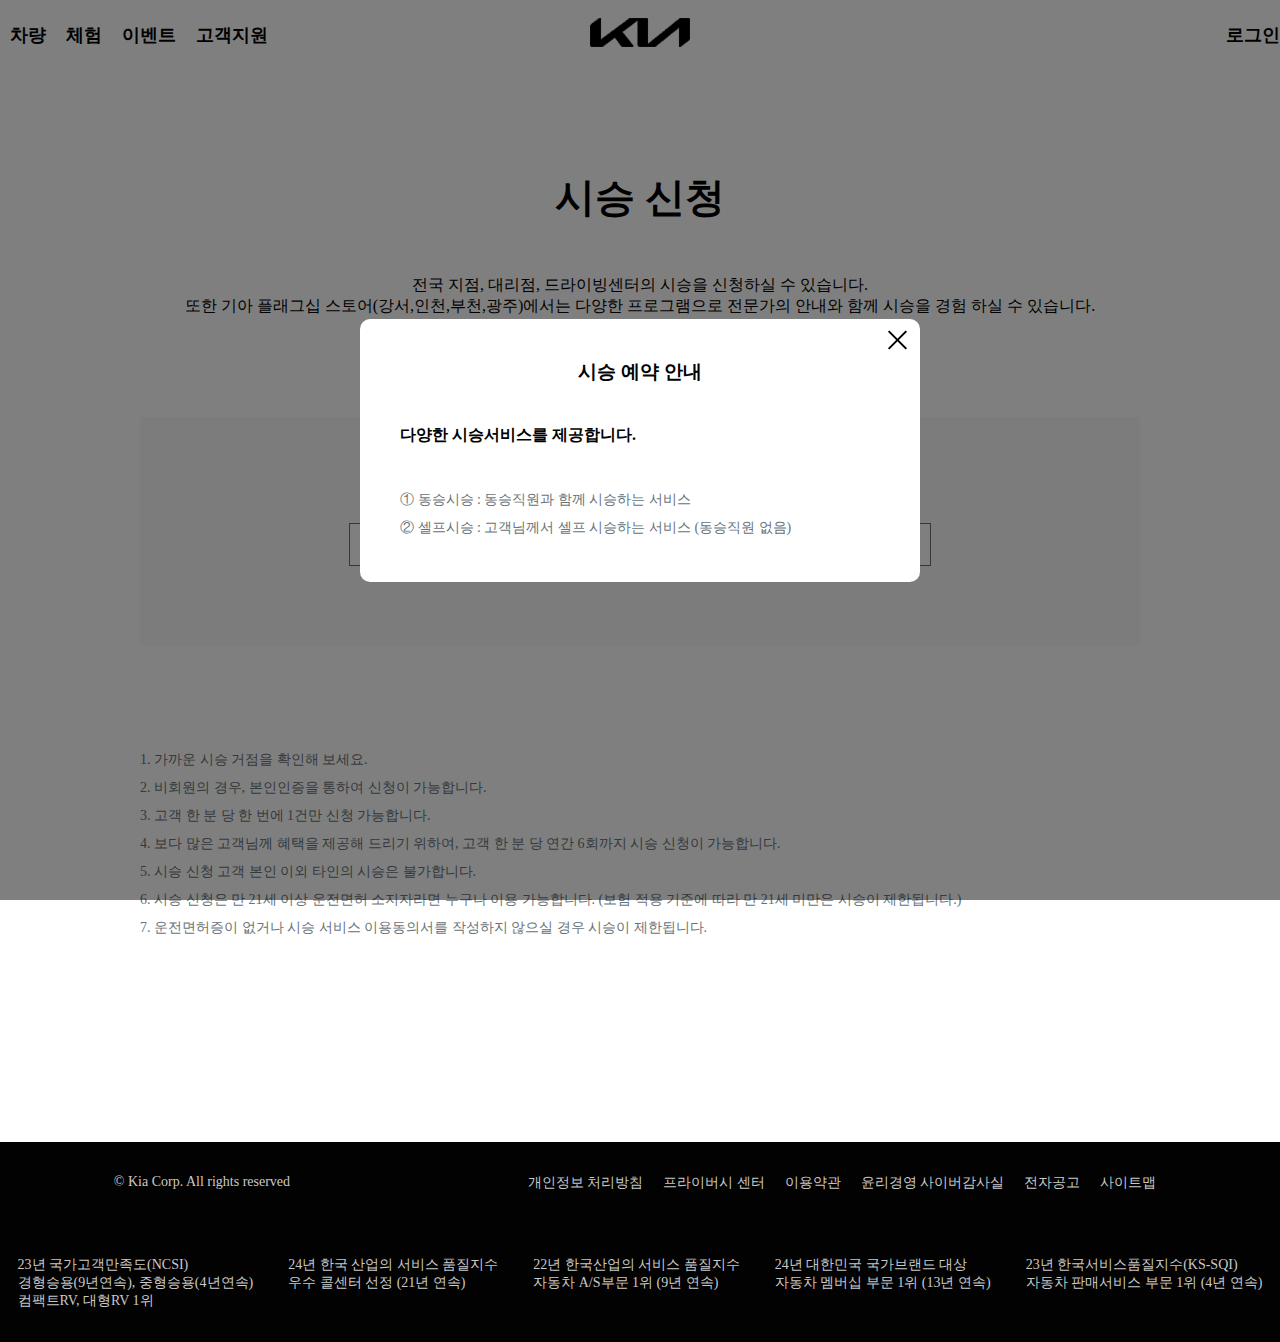
<file: application.html>
<!DOCTYPE html>
<html lang="ko">
<head>
    <meta charset="UTF-8">
    <meta name="viewport" content="width=device-width, initial-scale=1.0">
    <link rel="stylesheet" href="./css/common.css">
    <link rel="stylesheet" href="./css/app.css">
    <script src="https://code.jquery.com/jquery-1.12.4.js"></script>
    <title>application</title>
</head>
<body>
    <div id="wrpa">
        <header>
            <ul>
                <li><a href="car_page.html">차량</a></li>
                <li><a href="application.html">체험</a></li>
                <li><a href="event.html">이벤트</a></li>
                <li><a href="FAQ.html">고객지원</a></li>
            </ul>
            <div class="logo"><a href="index.html"><img src="./img/index/kia_bl.png" alt="로고"></a></div>
            <div class="user"><a href="login.html">로그인</a></div>
        </header>
        <div class="popup">
            <div class="pop_outer">
                <div class="popup_con">
                    <div class="close">
                        <div class="line"></div>
                        <div class="line"></div>
                    </div>
                    <h3>시승 예약 안내</h3>
                    <strong>다양한 시승서비스를 제공합니다.</strong>
                    <ol>
                        <li>① 동승시승 : 동승직원과 함께 시승하는 서비스</li>
                        <li>② 셀프시승 : 고객님께서 셀프 시승하는 서비스 (동승직원 없음)</li>
                    </ol>
                </div>
            </div>
        </div>
        <section>
            <div class="title">
                <h1>시승 신청</h1>
                <p>
                    전국 지점, 대리점, 드라이빙센터의 시승을 신청하실 수 있습니다.<br>
또한 기아 플래그십 스토어(강서,인천,부천,광주)에서는 다양한 프로그램으로 전문가의 안내와 함께 시승을 경험 하실 수 있습니다.
                </p>
            </div>
            <div class="service">
                <div class="service_box">
                    <h3>최적의 시승서비스 체험 공간</h3>
                    <div class="service_btn_box">
                        <div class="ser_btn">시승예약</div>
                        <div class="ser_btn">신청조회</div>
                    </div>
                </div>
                <ul>
                    <li>1. 가까운 시승 거점을 확인해 보세요.</li>
                    <li>2. 비회원의 경우, 본인인증을 통하여 신청이 가능합니다.</li>
                    <li>3. 고객 한 분 당 한 번에 1건만 신청 가능합니다.</li>
                    <li>4. 보다 많은 고객님께 혜택을 제공해 드리기 위하여, 고객 한 분 당 연간 6회까지 시승 신청이 가능합니다.</li>
                    <li>5. 시승 신청 고객 본인 이외 타인의 시승은 불가합니다.</li>
                    <li>6. 시승 신청은 만 21세 이상 운전면허 소지자라면 누구나 이용 가능합니다. (보험 적용 기준에 따라 만 21세 미만은 시승이 제한됩니다.)</li>
                    <li>7. 운전면허증이 없거나 시승 서비스 이용동의서를 작성하지 않으실 경우 시승이 제한됩니다.</li>
                </ul>
            </div>
        </section>
        <footer>
            <div class="footer_top">
                <p>© Kia Corp. All rights reserved</p>
            <ul>
                <li>개인정보 처리방침</li>
                <li>프라이버시 센터</li>
                <li>이용약관</li>
                <li>윤리경영 사이버감사실</li>
                <li>전자공고</li>
                <li>사이트맵</li>
            </ul>
            </div>
            <div class="footer_bottom">
                <ul>
                    <li>23년 국가고객만족도(NCSI)<br>
                        경형승용(9년연속), 중형승용(4년연속)<br>
                        컴팩트RV, 대형RV 1위
                    </li>
                    <li>
                        24년 한국 산업의 서비스 품질지수<br>
                        우수 콜센터 선정 (21년 연속)
                    </li>
                    <li>
                        22년 한국산업의 서비스 품질지수<br>
                        자동차 A/S부문 1위 (9년 연속)
                    </li>
                    <li>
                        24년 대한민국 국가브랜드 대상<br>
                        자동차 멤버십 부문 1위 (13년 연속)
                    </li>
                    <li>
                        23년 한국서비스품질지수(KS-SQI)<br>
                        자동차 판매서비스 부문 1위 (4년 연속)

                    </li>
                </ul>
            </div>
        </footer>
    </div>
    <script src="./js/app.js"></script>
</body>
</html>
</file>
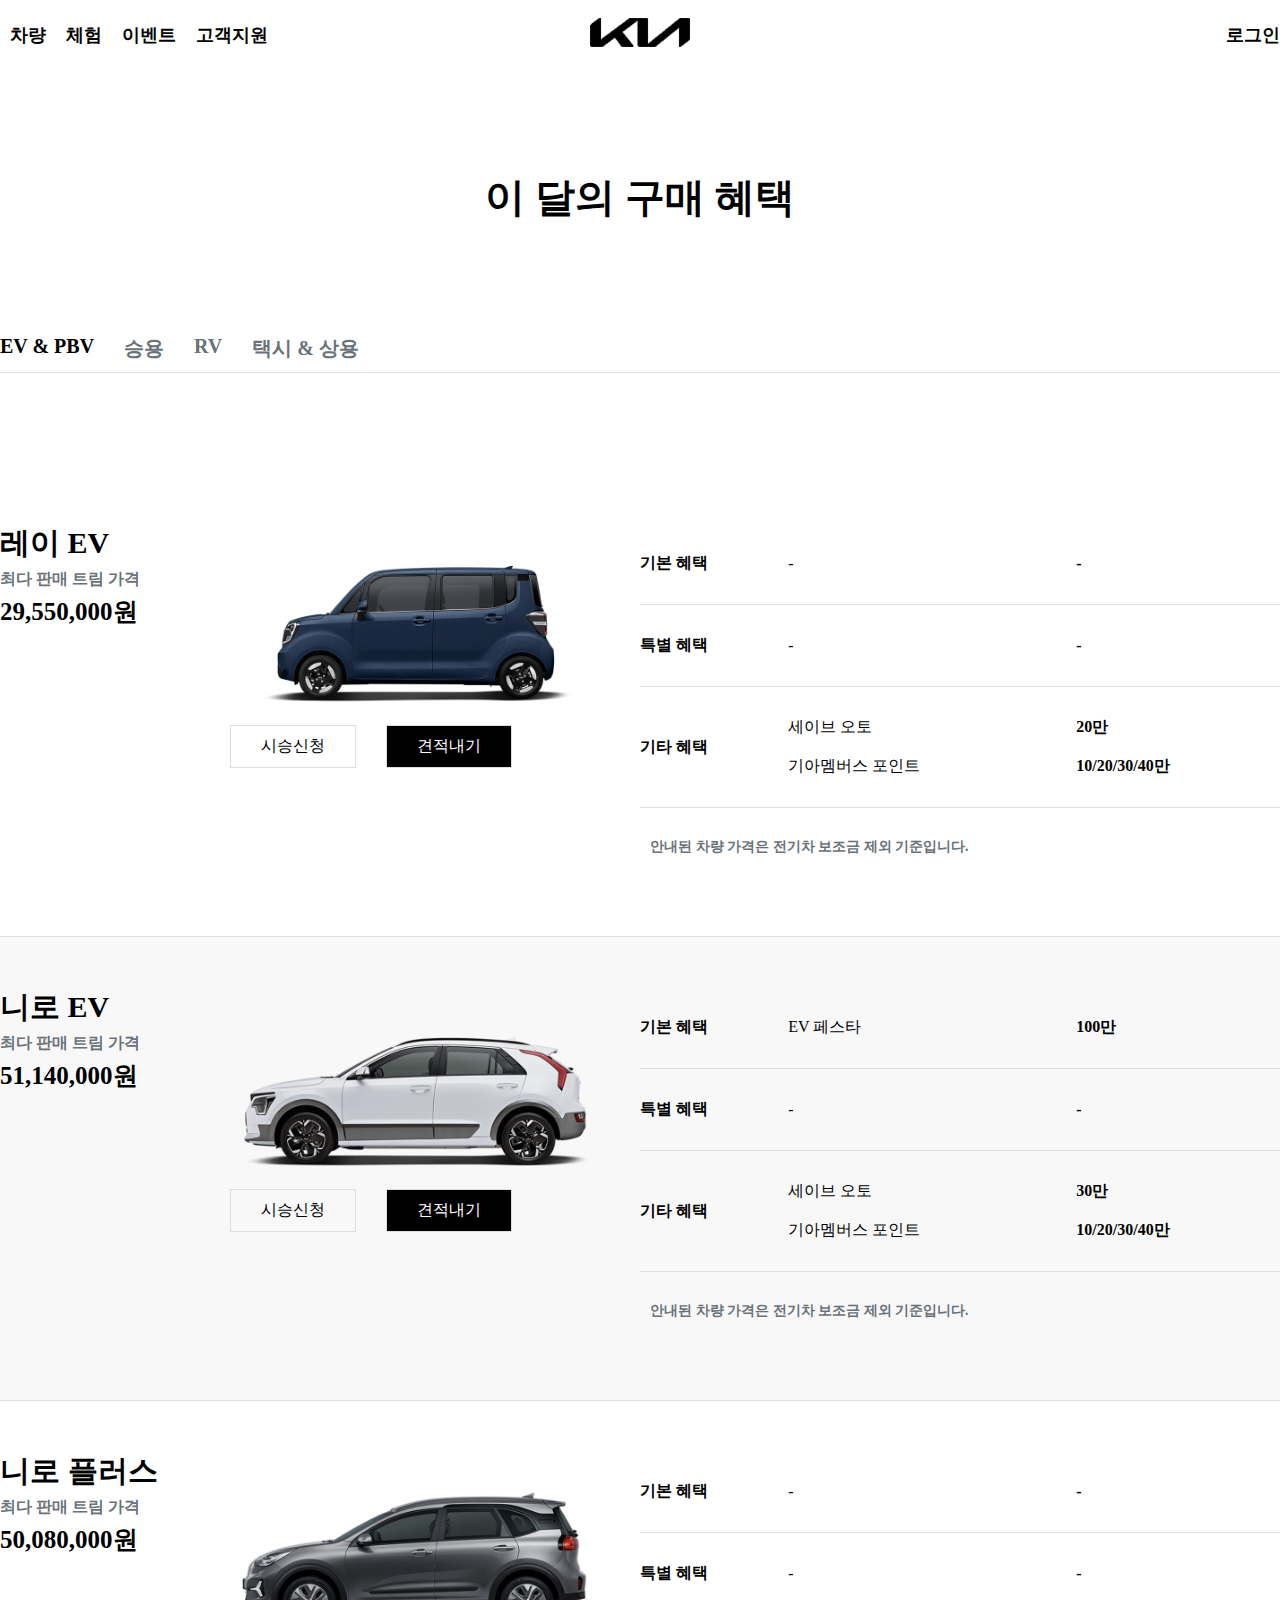
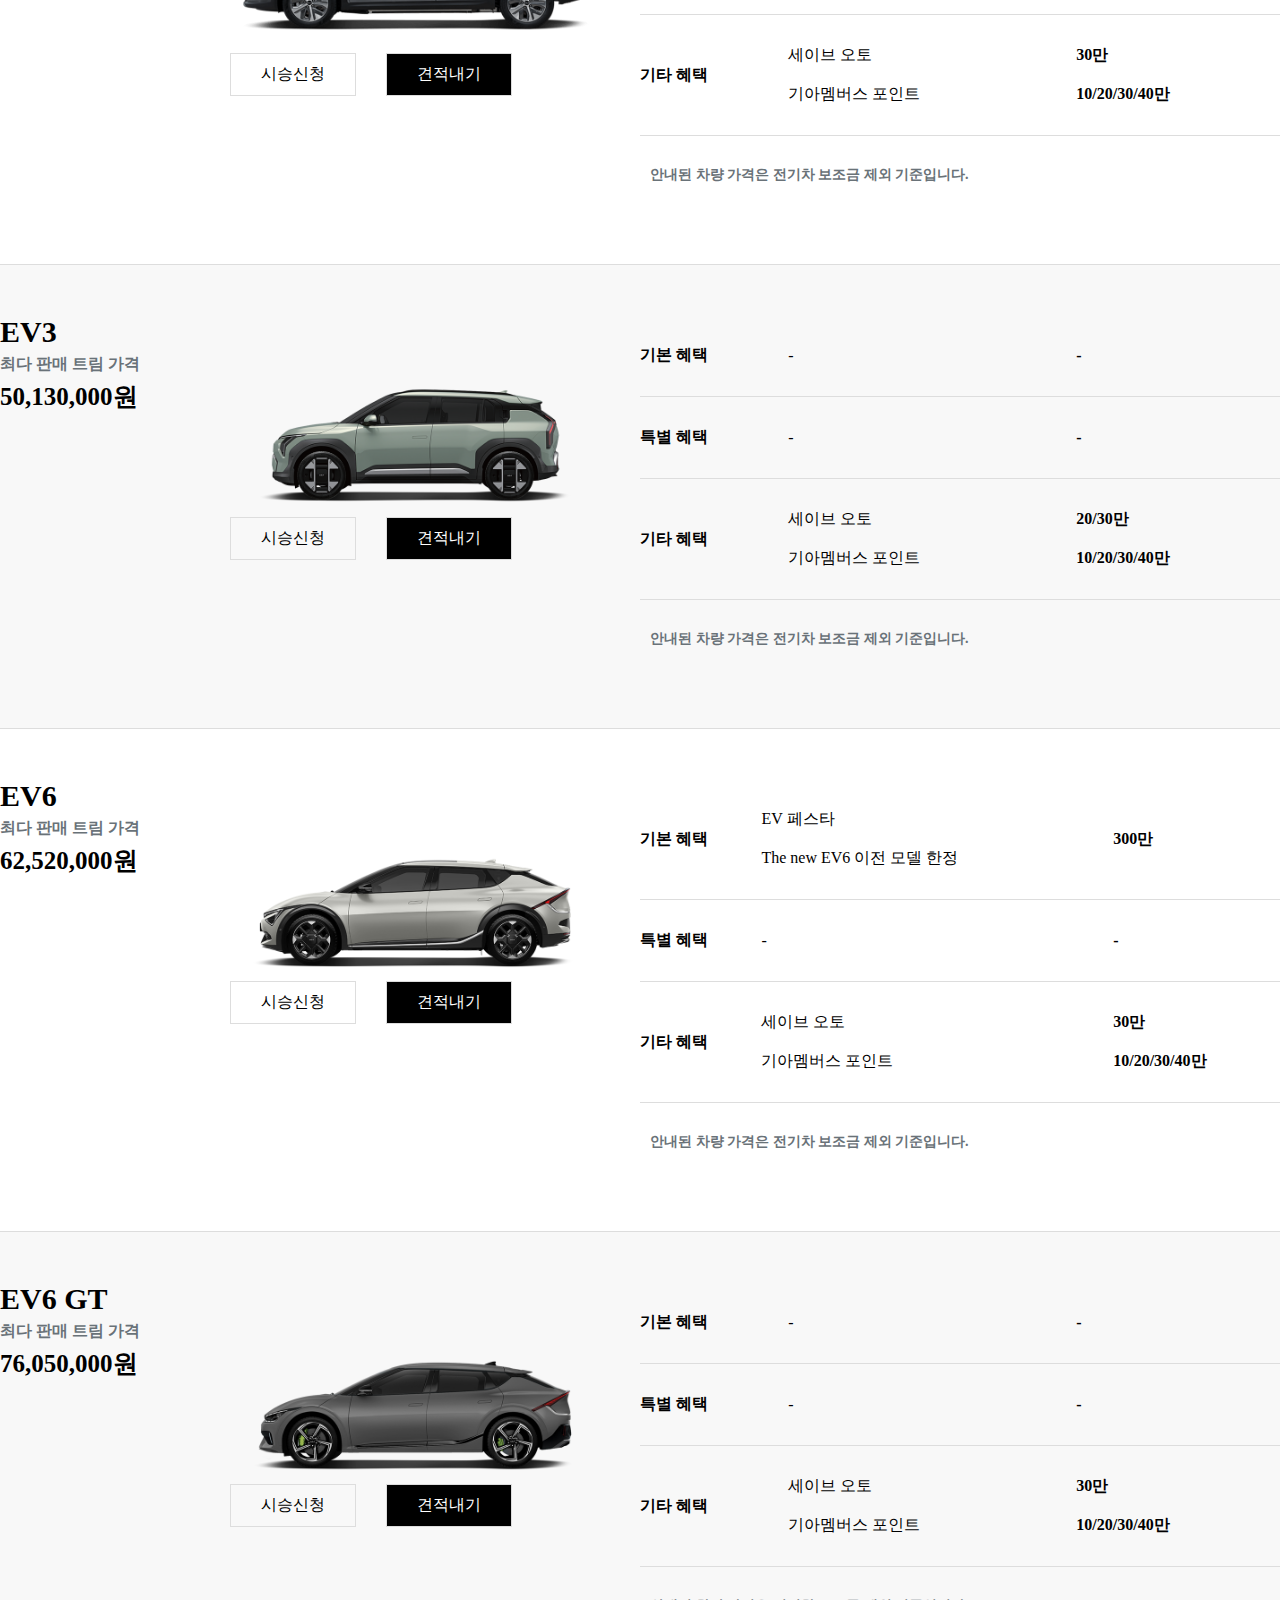
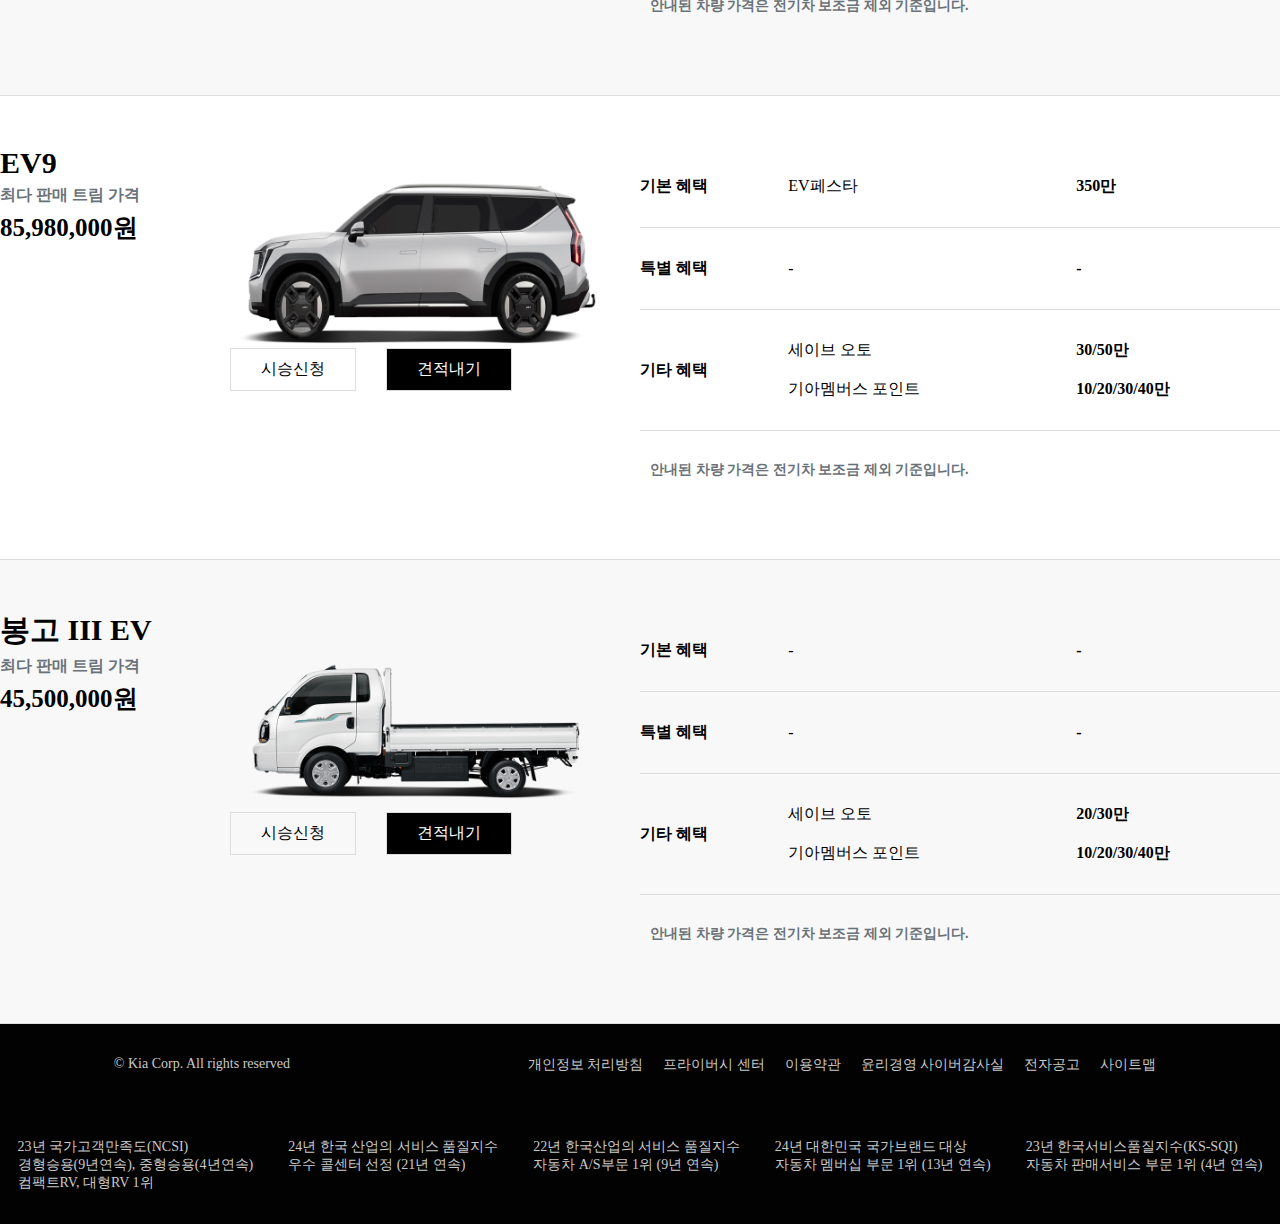
<file: benefit.html>
<!DOCTYPE html>
<html lang="ko">
<head>
    <meta charset="UTF-8">
    <meta name="viewport" content="width=device-width, initial-scale=1.0">
    <link rel="stylesheet" href="./css/common.css">
    <link rel="stylesheet" href="./css/benefit.css">
    <script src="https://code.jquery.com/jquery-1.12.4.js"></script>
    <title>benefit</title>
</head>
<body>
    <div id="wrap">
        <header>
            <ul>
                <li><a href="car_page.html">차량</a></li>
                <li><a href="application.html">체험</a></li>
                <li><a href="event.html">이벤트</a></li>
                <li><a href="FAQ.html">고객지원</a></li>
            </ul>
            <div class="logo"><a href="index.html"><img src="./img/index/kia_bl.png" alt="로고"></a></div>
            <div class="user"><a href="login.html">로그인</a></div>
        </header>
        <main>
            <div class="benefit_title">
                <h1>이 달의 구매 혜택</h1>
            </div>
            <nav>
                <ul>
                    <li class="nav_ev">EV & PBV</li>
                    <li class="nav_sedan">승용</li>
                    <li class="nav_rv">RV</li>
                    <li class="nav_taxi">택시 & 상용</li>
                </ul>
            </nav>
            <div id="ev_benefit" class="benefit_outer">
                <div  class="benefit_car_list">
                    <div class="benefit_car_item">
                        <div class="benefit_car_inner_box">
                            <div class="benefit_left_top">
                                <div class="benefit_car_name">
                                    <h2>레이 EV</h2>
                                    <p>최다 판매 트림 가격</p>
                                    <span>29,550,000원</span>
                                    
                                </div>
                                <div class="benefit_car_img">
                                    <img src="./img/itemlist/ray_Ev.png" alt="EV레이이미지">
                                </div>
                            </div>
                            <div class="benefit_btn_outer">
                                <a href="./application.html">시승신청</a>
                                <a href="./estimate.html">견적내기</a>
                            </div>
                        </div>
                        <div class="benefit_car_inner_box">
                            <table>
                                <tr>
                                    <th>기본 혜택</th>
                                    <td>-</td>
                                    <td>-</td>
                                </tr>
                                <tr>
                                    <th>특별 혜택</th>
                                    <td>-</td>
                                    <td>-</td>
                                </tr>
                                <tr>
                                    <th>기타 혜택</th>
                                    <td>세이브 오토 <br><br>
                                        기아멤버스 포인트
                                        
                                    </td>
                                    <td>20만<br><br>
                                        10/20/30/40만
                                    </td>
                                </tr>
                                
                                <tr>
                                    <td colspan="3">안내된 차량 가격은 전기차 보조금 제외 기준입니다.</td>
                                    
                                </tr>
                                
                            </table>
                        </div>
                    </div>
                </div>
                <div  class="benefit_car_list">
                    <div class="benefit_car_item">
                        <div class="benefit_car_inner_box">
                            <div class="benefit_left_top">
                                <div class="benefit_car_name">
                                    <h2>니로 EV</h2>
                                    <p>최다 판매 트림 가격</p>
                                    <span>51,140,000원</span>
                                    
                                </div>
                                <div class="benefit_car_img">
                                    <img src="./img/itemlist/niro_Ev.png" alt="EV니로이미지">
                                </div>
                            </div>
                            <div class="benefit_btn_outer">
                                <a href="./application.html">시승신청</a>
                                <a href="./estimate.html">견적내기</a>
                            </div>
                        </div>
                        <div class="benefit_car_inner_box">
                            <table>
                                <tr>
                                    <th>기본 혜택</th>
                                    <td>EV 페스타</td>
                                    <td>100만</td>
                                </tr>
                                <tr>
                                    <th>특별 혜택</th>
                                    <td>-</td>
                                    <td>-</td>
                                </tr>
                                <tr>
                                    <th>기타 혜택</th>
                                    <td>세이브 오토 <br><br>
                                        기아멤버스 포인트
                                        
                                    </td>
                                    <td>30만<br><br>
                                        10/20/30/40만
                                    </td>
                                </tr>
                                
                                <tr>
                                    <td colspan="3">안내된 차량 가격은 전기차 보조금 제외 기준입니다.</td>
                                    
                                </tr>
                                
                            </table>
                        </div>
                    </div>
                </div>
                <div  class="benefit_car_list">
                    <div class="benefit_car_item">
                        <div class="benefit_car_inner_box">
                            <div class="benefit_left_top">
                                <div class="benefit_car_name">
                                    <h2>니로 플러스</h2>
                                    <p>최다 판매 트림 가격</p>
                                    <span>50,080,000원</span>
                                    
                                </div>
                                <div class="benefit_car_img">
                                    <img src="./img/itemlist/niroPlus.png" alt="니로플러스이미지">
                                </div>
                            </div>
                            <div class="benefit_btn_outer">
                                <a href="./application.html">시승신청</a>
                                <a href="./estimate.html">견적내기</a>
                            </div>
                        </div>
                        <div class="benefit_car_inner_box">
                            <table>
                                <tr>
                                    <th>기본 혜택</th>
                                    <td>-</td>
                                    <td>-</td>
                                </tr>
                                <tr>
                                    <th>특별 혜택</th>
                                    <td>-</td>
                                    <td>-</td>
                                </tr>
                                <tr>
                                    <th>기타 혜택</th>
                                    <td>세이브 오토 <br><br>
                                        기아멤버스 포인트
                                        
                                    </td>
                                    <td>30만<br><br>
                                        10/20/30/40만
                                    </td>
                                </tr>
                                
                                <tr>
                                    <td colspan="3">안내된 차량 가격은 전기차 보조금 제외 기준입니다.</td>
                                    
                                </tr>
                                
                            </table>
                        </div>
                    </div>
                </div>
                <div  class="benefit_car_list">
                    <div class="benefit_car_item">
                        <div class="benefit_car_inner_box">
                            <div class="benefit_left_top">
                                <div class="benefit_car_name">
                                    <h2>EV3</h2>
                                    <p>최다 판매 트림 가격</p>
                                    <span>50,130,000원</span>
                                    
                                </div>
                                <div class="benefit_car_img">
                                    <img src="./img/itemlist/ev3.png" alt="EV3이미지">
                                </div>
                            </div>
                            <div class="benefit_btn_outer">
                                <a href="./application.html">시승신청</a>
                                <a href="./estimate.html">견적내기</a>
                            </div>
                        </div>
                        <div class="benefit_car_inner_box">
                            <table>
                                <tr>
                                    <th>기본 혜택</th>
                                    <td>-</td>
                                    <td>-</td>
                                </tr>
                                <tr>
                                    <th>특별 혜택</th>
                                    <td>-</td>
                                    <td>-</td>
                                </tr>
                                <tr>
                                    <th>기타 혜택</th>
                                    <td>세이브 오토 <br><br>
                                        기아멤버스 포인트
                                        
                                    </td>
                                    <td>20/30만<br><br>
                                        10/20/30/40만
                                    </td>
                                </tr>
                                
                                <tr>
                                    <td colspan="3">안내된 차량 가격은 전기차 보조금 제외 기준입니다.</td>
                                    
                                </tr>
                                
                            </table>
                        </div>
                    </div>
                </div>
                <div  class="benefit_car_list">
                    <div class="benefit_car_item">
                        <div class="benefit_car_inner_box">
                            <div class="benefit_left_top">
                                <div class="benefit_car_name">
                                    <h2>EV6</h2>
                                    <p>최다 판매 트림 가격</p>
                                    <span>62,520,000원</span>
                                    
                                </div>
                                <div class="benefit_car_img">
                                    <img src="./img/itemlist/ev6.png" alt="EV6이미지">
                                </div>
                            </div>
                            <div class="benefit_btn_outer">
                                <a href="./application.html">시승신청</a>
                                <a href="./estimate.html">견적내기</a>
                            </div>
                        </div>
                        <div class="benefit_car_inner_box">
                            <table>
                                <tr>
                                    <th>기본 혜택</th>
                                    <td>EV 페스타 <br><br>The new EV6 이전 모델 한정</td>
                                    <td>300만</td>
                                </tr>
                                <tr>
                                    <th>특별 혜택</th>
                                    <td>-</td>
                                    <td>-</td>
                                </tr>
                                <tr>
                                    <th>기타 혜택</th>
                                    <td>세이브 오토 <br><br>
                                        기아멤버스 포인트
                                        
                                    </td>
                                    <td>30만<br><br>
                                        10/20/30/40만
                                    </td>
                                </tr>
                                
                                <tr>
                                    <td colspan="3">안내된 차량 가격은 전기차 보조금 제외 기준입니다.</td>
                                    
                                </tr>
                                
                            </table>
                        </div>
                    </div>
                </div>
                <div  class="benefit_car_list">
                    <div class="benefit_car_item">
                        <div class="benefit_car_inner_box">
                            <div class="benefit_left_top">
                                <div class="benefit_car_name">
                                    <h2>EV6 GT</h2>
                                    <p>최다 판매 트림 가격</p>
                                    <span>76,050,000원</span>
                                    
                                </div>
                                <div class="benefit_car_img">
                                    <img src="./img/itemlist/ev6GT.png" alt="EV6GT이미지">
                                </div>
                            </div>
                            <div class="benefit_btn_outer">
                                <a href="./application.html">시승신청</a>
                                <a href="./estimate.html">견적내기</a>
                            </div>
                        </div>
                        <div class="benefit_car_inner_box">
                            <table>
                                <tr>
                                    <th>기본 혜택</th>
                                    <td>-</td>
                                    <td>-</td>
                                </tr>
                                <tr>
                                    <th>특별 혜택</th>
                                    <td>-</td>
                                    <td>-</td>
                                </tr>
                                <tr>
                                    <th>기타 혜택</th>
                                    <td>세이브 오토 <br><br>
                                        기아멤버스 포인트
                                        
                                    </td>
                                    <td>30만<br><br>
                                        10/20/30/40만
                                    </td>
                                </tr>
                                
                                <tr>
                                    <td colspan="3">안내된 차량 가격은 전기차 보조금 제외 기준입니다.</td>
                                    
                                </tr>
                                
                            </table>
                        </div>
                    </div>
                </div>
                <div  class="benefit_car_list">
                    <div class="benefit_car_item">
                        <div class="benefit_car_inner_box">
                            <div class="benefit_left_top">
                                <div class="benefit_car_name">
                                    <h2>EV9</h2>
                                    <p>최다 판매 트림 가격</p>
                                    <span>85,980,000원</span>
                                    
                                </div>
                                <div class="benefit_car_img">
                                    <img src="./img/itemlist/ev91.png" alt="EV9이미지">
                                </div>
                            </div>
                            <div class="benefit_btn_outer">
                                <a href="./application.html">시승신청</a>
                                <a href="./estimate.html">견적내기</a>
                            </div>
                        </div>
                        <div class="benefit_car_inner_box">
                            <table>
                                <tr>
                                    <th>기본 혜택</th>
                                    <td>EV페스타</td>
                                    <td>350만</td>
                                </tr>
                                <tr>
                                    <th>특별 혜택</th>
                                    <td>-</td>
                                    <td>-</td>
                                </tr>
                                <tr>
                                    <th>기타 혜택</th>
                                    <td>세이브 오토 <br><br>
                                        기아멤버스 포인트
                                        
                                    </td>
                                    <td>30/50만<br><br>
                                        10/20/30/40만
                                    </td>
                                </tr>
                                
                                <tr>
                                    <td colspan="3">안내된 차량 가격은 전기차 보조금 제외 기준입니다.</td>
                                    
                                </tr>
                                
                            </table>
                        </div>
                    </div>
                </div>
                <div  class="benefit_car_list">
                    <div class="benefit_car_item">
                        <div class="benefit_car_inner_box">
                            <div class="benefit_left_top">
                                <div class="benefit_car_name">
                                    <h2>봉고 III EV</h2>
                                    <p>최다 판매 트림 가격</p>
                                    <span>45,500,000원</span>
                                    
                                </div>
                                <div class="benefit_car_img">
                                    <img src="./img/itemlist/bonggo_ev.png" alt="EV봉고이미지">
                                </div>
                            </div>
                            <div class="benefit_btn_outer">
                                <a href="./application.html">시승신청</a>
                                <a href="./estimate.html">견적내기</a>
                            </div>
                        </div>
                        <div class="benefit_car_inner_box">
                            <table>
                                <tr>
                                    <th>기본 혜택</th>
                                    <td>-</td>
                                    <td>-</td>
                                </tr>
                                <tr>
                                    <th>특별 혜택</th>
                                    <td>-</td>
                                    <td>-</td>
                                </tr>
                                <tr>
                                    <th>기타 혜택</th>
                                    <td>세이브 오토 <br><br>
                                        기아멤버스 포인트
                                        
                                    </td>
                                    <td>20/30만<br><br>
                                        10/20/30/40만
                                    </td>
                                </tr>
                                
                                <tr>
                                    <td colspan="3">안내된 차량 가격은 전기차 보조금 제외 기준입니다.</td>
                                    
                                </tr>
                                
                            </table>
                        </div>
                    </div>
                </div>
            </div>
            <div id="sedan_benefit" class="benefit_outer">
                <div  class="benefit_car_list">
                    <div class="benefit_car_item">
                        <div class="benefit_car_inner_box">
                            <div class="benefit_left_top">
                                <div class="benefit_car_name">
                                    <h2>모닝</h2>
                                    <p>최다 판매 트림 가격</p>
                                    <span>17,250,000원</span>
                                    
                                </div>
                                <div class="benefit_car_img">
                                    <img src="./img/itemlist/morning.png" alt="모닝이미지">
                                </div>
                            </div>
                            <div class="benefit_btn_outer">
                                <a href="./application.html">시승신청</a>
                                <a href="./estimate.html">견적내기</a>
                            </div>
                        </div>
                        <div class="benefit_car_inner_box">
                            <table>
                                <tr>
                                    <th>기본 혜택</th>
                                    <td>-</td>
                                    <td>-</td>
                                </tr>
                                <tr>
                                    <th>특별 혜택</th>
                                    <td>-</td>
                                    <td>-</td>
                                </tr>
                                <tr>
                                    <th>기타 혜택</th>
                                    <td>세이브 오토 <br><br>
                                        기아멤버스 포인트
                                        
                                    </td>
                                    <td>20만<br><br>
                                        5/10/15/20만
                                    </td>
                                </tr>
                                
                                <tr>
                                    <td colspan="3">안내된 차량 가격은 전기차 보조금 제외 기준입니다.</td>
                                    
                                </tr>
                                
                            </table>
                        </div>
                    </div>
                </div>
                <div  class="benefit_car_list">
                    <div class="benefit_car_item">
                        <div class="benefit_car_inner_box">
                            <div class="benefit_left_top">
                                <div class="benefit_car_name">
                                    <h2>레이</h2>
                                    <p>최다 판매 트림 가격</p>
                                    <span>17,700,000원</span>
                                    
                                </div>
                                <div class="benefit_car_img">
                                    <img src="./img/itemlist/ray.png" alt="레이이미지">
                                </div>
                            </div>
                            <div class="benefit_btn_outer">
                                <a href="./application.html">시승신청</a>
                                <a href="./estimate.html">견적내기</a>
                            </div>
                        </div>
                        <div class="benefit_car_inner_box">
                            <table>
                                <tr>
                                    <th>기본 혜택</th>
                                    <td>-</td>
                                    <td>-</td>
                                </tr>
                                <tr>
                                    <th>특별 혜택</th>
                                    <td>-</td>
                                    <td>-</td>
                                </tr>
                                <tr>
                                    <th>기타 혜택</th>
                                    <td>세이브 오토 <br><br>
                                        기아멤버스 포인트
                                        
                                    </td>
                                    <td>20만<br><br>
                                        5/10/15/20만
                                    </td>
                                </tr>
                                
                                <tr>
                                    <td colspan="3">안내된 차량 가격은 전기차 보조금 제외 기준입니다.</td>
                                    
                                </tr>
                                
                            </table>
                        </div>
                    </div>
                </div>
                <div  class="benefit_car_list">
                    <div class="benefit_car_item">
                        <div class="benefit_car_inner_box">
                            <div class="benefit_left_top">
                                <div class="benefit_car_name">
                                    <h2>K3</h2>
                                    <p>최다 판매 트림 가격</p>
                                    <span>21,510,000원</span>
                                    
                                </div>
                                <div class="benefit_car_img">
                                    <img src="./img/itemlist/k3.png" alt="k3이미지">
                                </div>
                            </div>
                            <div class="benefit_btn_outer">
                                <a href="./application.html">시승신청</a>
                                <a href="./estimate.html">견적내기</a>
                            </div>
                        </div>
                        <div class="benefit_car_inner_box">
                            <table>
                                <tr>
                                    <th>기본 혜택</th>
                                    <td>-</td>
                                    <td>-</td>
                                </tr>
                                <tr>
                                    <th>특별 혜택</th>
                                    <td>-</td>
                                    <td>-</td>
                                </tr>
                                <tr>
                                    <th>기타 혜택</th>
                                    <td>세이브 오토 <br><br>
                                        기아멤버스 포인트
                                        
                                    </td>
                                    <td>20/30만<br><br>
                                        7/14/21/28만
                                    </td>
                                </tr>
                                
                                <tr>
                                    <td colspan="3">안내된 차량 가격은 전기차 보조금 제외 기준입니다.</td>
                                    
                                </tr>
                                
                            </table>
                        </div>
                    </div>
                </div>
                <div  class="benefit_car_list">
                    <div class="benefit_car_item">
                        <div class="benefit_car_inner_box">
                            <div class="benefit_left_top">
                                <div class="benefit_car_name">
                                    <h2>K3 GT</h2>
                                    <p>최다 판매 트림 가격</p>
                                    <span>27,840,000원</span>
                                    
                                </div>
                                <div class="benefit_car_img">
                                    <img src="./img/itemlist/k3gt.png" alt="k3GT이미지">
                                </div>
                            </div>
                            <div class="benefit_btn_outer">
                                <a href="./application.html">시승신청</a>
                                <a href="./estimate.html">견적내기</a>
                            </div>
                        </div>
                        <div class="benefit_car_inner_box">
                            <table>
                                <tr>
                                    <th>기본 혜택</th>
                                    <td>-</td>
                                    <td>-</td>
                                </tr>
                                <tr>
                                    <th>특별 혜택</th>
                                    <td>-</td>
                                    <td>-</td>
                                </tr>
                                <tr>
                                    <th>기타 혜택</th>
                                    <td>세이브 오토 <br><br>
                                        기아멤버스 포인트
                                        
                                    </td>
                                    <td>20/30만<br><br>
                                        7/14/21/28만
                                    </td>
                                </tr>
                                
                                <tr>
                                    <td colspan="3">안내된 차량 가격은 전기차 보조금 제외 기준입니다.</td>
                                    
                                </tr>
                                
                            </table>
                        </div>
                    </div>
                </div>
                <div  class="benefit_car_list">
                    <div class="benefit_car_item">
                        <div class="benefit_car_inner_box">
                            <div class="benefit_left_top">
                                <div class="benefit_car_name">
                                    <h2>K5</h2>
                                    <p>최다 판매 트림 가격</p>
                                    <span>34,470,000원</span>
                                    
                                </div>
                                <div class="benefit_car_img">
                                    <img src="./img/itemlist/k5.png" alt="K5이미지">
                                </div>
                            </div>
                            <div class="benefit_btn_outer">
                                <a href="./application.html">시승신청</a>
                                <a href="./estimate.html">견적내기</a>
                            </div>
                        </div>
                        <div class="benefit_car_inner_box">
                            <table>
                                <tr>
                                    <th>기본 혜택</th>
                                    <td>- </td>
                                    <td>-</td>
                                </tr>
                                <tr>
                                    <th>특별 혜택</th>
                                    <td>-</td>
                                    <td>-</td>
                                </tr>
                                <tr>
                                    <th>기타 혜택</th>
                                    <td>세이브 오토 <br><br>
                                        기아멤버스 포인트
                                        
                                    </td>
                                    <td>30만<br><br>
                                        10/20/30/40만
                                    </td>
                                </tr>
                                
                                <tr>
                                    <td colspan="3">안내된 차량 가격은 전기차 보조금 제외 기준입니다.</td>
                                    
                                </tr>
                                
                            </table>
                        </div>
                    </div>
                </div>
                <div  class="benefit_car_list">
                    <div class="benefit_car_item">
                        <div class="benefit_car_inner_box">
                            <div class="benefit_left_top">
                                <div class="benefit_car_name">
                                    <h2>K8</h2>
                                    <p>최다 판매 트림 가격</p>
                                    <span>36,250,000원</span>
                                    
                                </div>
                                <div class="benefit_car_img">
                                    <img src="./img/itemlist/k8.png" alt="k8이미지">
                                </div>
                            </div>
                            <div class="benefit_btn_outer">
                                <a href="./application.html">시승신청</a>
                                <a href="./estimate.html">견적내기</a>
                            </div>
                        </div>
                        <div class="benefit_car_inner_box">
                            <table>
                                <tr>
                                    <th>기본 혜택</th>
                                    <td>-</td>
                                    <td>-</td>
                                </tr>
                                <tr>
                                    <th>특별 혜택</th>
                                    <td>-</td>
                                    <td>-</td>
                                </tr>
                                <tr>
                                    <th>기타 혜택</th>
                                    <td>세이브 오토 <br><br>
                                        기아멤버스 포인트
                                        
                                    </td>
                                    <td>30만<br><br>
                                        10/20/30/40만
                                    </td>
                                </tr>
                                
                                <tr>
                                    <td colspan="3">안내된 차량 가격은 전기차 보조금 제외 기준입니다.</td>
                                    
                                </tr>
                                
                            </table>
                        </div>
                    </div>
                </div>
                <div  class="benefit_car_list">
                    <div class="benefit_car_item">
                        <div class="benefit_car_inner_box">
                            <div class="benefit_left_top">
                                <div class="benefit_car_name">
                                    <h2>K9</h2>
                                    <p>최다 판매 트림 가격</p>
                                    <span>73,950,000원</span>
                                    
                                </div>
                                <div class="benefit_car_img">
                                    <img src="./img/itemlist/k9.png" alt="K9이미지">
                                </div>
                            </div>
                            <div class="benefit_btn_outer">
                                <a href="./application.html">시승신청</a>
                                <a href="./estimate.html">견적내기</a>
                            </div>
                        </div>
                        <div class="benefit_car_inner_box">
                            <table>
                                <tr>
                                    <th>기본 혜택</th>
                                    <td>-</td>
                                    <td>-</td>
                                </tr>
                                <tr>
                                    <th>특별 혜택</th>
                                    <td>-</td>
                                    <td>-</td>
                                </tr>
                                <tr>
                                    <th>기타 혜택</th>
                                    <td>세이브 오토 <br><br>
                                        기아멤버스 포인트
                                        
                                    </td>
                                    <td>30/50만<br><br>
                                        25/50/75/100만
                                    </td>
                                </tr>
                                
                                <tr>
                                    <td colspan="3">안내된 차량 가격은 전기차 보조금 제외 기준입니다.</td>
                                    
                                </tr>
                                
                            </table>
                        </div>
                    </div>
                </div>
                
            </div>
            <div id="rv_benefit" class="benefit_outer">
                <div  class="benefit_car_list">
                    <div class="benefit_car_item">
                        <div class="benefit_car_inner_box">
                            <div class="benefit_left_top">
                                <div class="benefit_car_name">
                                    <h2>셀토스</h2>
                                    <p>최다 판매 트림 가격</p>
                                    <span>29,280,000원</span>
                                    
                                </div>
                                <div class="benefit_car_img">
                                    <img src="./img/itemlist/seltos.png" alt="셀토스이미지">
                                </div>
                            </div>
                            <div class="benefit_btn_outer">
                                <a href="./application.html">시승신청</a>
                                <a href="./estimate.html">견적내기</a>
                            </div>
                        </div>
                        <div class="benefit_car_inner_box">
                            <table>
                                <tr>
                                    <th>기본 혜택</th>
                                    <td>-</td>
                                    <td>-</td>
                                </tr>
                                <tr>
                                    <th>특별 혜택</th>
                                    <td>-</td>
                                    <td>-</td>
                                </tr>
                                <tr>
                                    <th>기타 혜택</th>
                                    <td>세이브 오토 <br><br>
                                        기아멤버스 포인트
                                        
                                    </td>
                                    <td>30만<br><br>
                                        7/14/21/28만
                                    </td>
                                </tr>
                                
                                <tr>
                                    <td colspan="3">안내된 차량 가격은 전기차 보조금 제외 기준입니다.</td>
                                    
                                </tr>
                                
                            </table>
                        </div>
                    </div>
                </div>
                <div  class="benefit_car_list">
                    <div class="benefit_car_item">
                        <div class="benefit_car_inner_box">
                            <div class="benefit_left_top">
                                <div class="benefit_car_name">
                                    <h2>니로</h2>
                                    <p>최다 판매 트림 가격</p>
                                    <span>31,330,000원</span>
                                    
                                </div>
                                <div class="benefit_car_img">
                                    <img src="./img/itemlist/niro.png" alt="니로이미지">
                                </div>
                            </div>
                            <div class="benefit_btn_outer">
                                <a href="./application.html">시승신청</a>
                                <a href="./estimate.html">견적내기</a>
                            </div>
                        </div>
                        <div class="benefit_car_inner_box">
                            <table>
                                <tr>
                                    <th>기본 혜택</th>
                                    <td>-</td>
                                    <td>-</td>
                                </tr>
                                <tr>
                                    <th>특별 혜택</th>
                                    <td>-</td>
                                    <td>-</td>
                                </tr>
                                <tr>
                                    <th>기타 혜택</th>
                                    <td>세이브 오토 <br><br>
                                        기아멤버스 포인트
                                        
                                    </td>
                                    <td>20만<br><br>
                                        7/14/21/28만
                                    </td>
                                </tr>
                                
                                <tr>
                                    <td colspan="3">안내된 차량 가격은 전기차 보조금 제외 기준입니다.</td>
                                    
                                </tr>
                                
                            </table>
                        </div>
                    </div>
                </div>
                <div  class="benefit_car_list">
                    <div class="benefit_car_item">
                        <div class="benefit_car_inner_box">
                            <div class="benefit_left_top">
                                <div class="benefit_car_name">
                                    <h2>스포티지</h2>
                                    <p>최다 판매 트림 가격</p>
                                    <span>32,740,000원</span>
                                    
                                </div>
                                <div class="benefit_car_img">
                                    <img src="./img/itemlist/sportage.png" alt="스포티지이미지">
                                </div>
                            </div>
                            <div class="benefit_btn_outer">
                                <a href="./application.html">시승신청</a>
                                <a href="./estimate.html">견적내기</a>
                            </div>
                        </div>
                        <div class="benefit_car_inner_box">
                            <table>
                                <tr>
                                    <th>기본 혜택</th>
                                    <td>-</td>
                                    <td>-</td>
                                </tr>
                                <tr>
                                    <th>특별 혜택</th>
                                    <td>-</td>
                                    <td>-</td>
                                </tr>
                                <tr>
                                    <th>기타 혜택</th>
                                    <td>세이브 오토 <br><br>
                                        기아멤버스 포인트
                                        
                                    </td>
                                    <td>30만<br><br>
                                        7/14/21/28만
                                    </td>
                                </tr>
                                
                                <tr>
                                    <td colspan="3">안내된 차량 가격은 전기차 보조금 제외 기준입니다.</td>
                                    
                                </tr>
                                
                            </table>
                        </div>
                    </div>
                </div>
                <div  class="benefit_car_list">
                    <div class="benefit_car_item">
                        <div class="benefit_car_inner_box">
                            <div class="benefit_left_top">
                                <div class="benefit_car_name">
                                    <h2>쏘렌토</h2>
                                    <p>최다 판매 트림 가격</p>
                                    <span>42,550,000원</span>
                                    
                                </div>
                                <div class="benefit_car_img">
                                    <img src="./img/itemlist/sorento.png" alt="쏘렌토이미지">
                                </div>
                            </div>
                            <div class="benefit_btn_outer">
                                <a href="./application.html">시승신청</a>
                                <a href="./estimate.html">견적내기</a>
                            </div>
                        </div>
                        <div class="benefit_car_inner_box">
                            <table>
                                <tr>
                                    <th>기본 혜택</th>
                                    <td>-</td>
                                    <td>-</td>
                                </tr>
                                <tr>
                                    <th>특별 혜택</th>
                                    <td>-</td>
                                    <td>-</td>
                                </tr>
                                <tr>
                                    <th>기타 혜택</th>
                                    <td>세이브 오토 <br><br>
                                        기아멤버스 포인트
                                        
                                    </td>
                                    <td>30/50만<br><br>
                                        10/20/30/40만
                                    </td>
                                </tr>
                                
                                <tr>
                                    <td colspan="3">안내된 차량 가격은 전기차 보조금 제외 기준입니다.</td>
                                    
                                </tr>
                                
                            </table>
                        </div>
                    </div>
                </div>
                <div  class="benefit_car_list">
                    <div class="benefit_car_item">
                        <div class="benefit_car_inner_box">
                            <div class="benefit_left_top">
                                <div class="benefit_car_name">
                                    <h2>모하비</h2>
                                    <p>최다 판매 트림 가격</p>
                                    <span>56,380,000원</span>
                                    
                                </div>
                                <div class="benefit_car_img">
                                    <img src="./img/itemlist/mohave.png" alt="모하비이미지">
                                </div>
                            </div>
                            <div class="benefit_btn_outer">
                                <a href="./application.html">시승신청</a>
                                <a href="./estimate.html">견적내기</a>
                            </div>
                        </div>
                        <div class="benefit_car_inner_box">
                            <table>
                                <tr>
                                    <th>기본 혜택</th>
                                    <td>- </td>
                                    <td>-</td>
                                </tr>
                                <tr>
                                    <th>특별 혜택</th>
                                    <td>-</td>
                                    <td>-</td>
                                </tr>
                                <tr>
                                    <th>기타 혜택</th>
                                    <td>세이브 오토 <br><br>
                                        기아멤버스 포인트
                                        
                                    </td>
                                    <td>30/50만<br><br>
                                        10/20/30/40만
                                    </td>
                                </tr>
                                
                                <tr>
                                    <td colspan="3">안내된 차량 가격은 전기차 보조금 제외 기준입니다.</td>
                                    
                                </tr>
                                
                            </table>
                        </div>
                    </div>
                </div>
                <div  class="benefit_car_list">
                    <div class="benefit_car_item">
                        <div class="benefit_car_inner_box">
                            <div class="benefit_left_top">
                                <div class="benefit_car_name">
                                    <h2>카니발</h2>
                                    <p>최다 판매 트림 가격</p>
                                    <span>43,650,000원</span>
                                    
                                </div>
                                <div class="benefit_car_img">
                                    <img src="./img/itemlist/carnival.png" alt="카니발이미지">
                                </div>
                            </div>
                            <div class="benefit_btn_outer">
                                <a href="./application.html">시승신청</a>
                                <a href="./estimate.html">견적내기</a>
                            </div>
                        </div>
                        <div class="benefit_car_inner_box">
                            <table>
                                <tr>
                                    <th>기본 혜택</th>
                                    <td>-</td>
                                    <td>-</td>
                                </tr>
                                <tr>
                                    <th>특별 혜택</th>
                                    <td>-</td>
                                    <td>-</td>
                                </tr>
                                <tr>
                                    <th>기타 혜택</th>
                                    <td>세이브 오토 <br><br>
                                        기아멤버스 포인트
                                        
                                    </td>
                                    <td>30/50만<br><br>
                                        10/20/30/40만
                                    </td>
                                </tr>
                                
                                <tr>
                                    <td colspan="3">안내된 차량 가격은 전기차 보조금 제외 기준입니다.</td>
                                    
                                </tr>
                                
                            </table>
                        </div>
                    </div>
                </div>
                <div  class="benefit_car_list">
                    <div class="benefit_car_item">
                        <div class="benefit_car_inner_box">
                            <div class="benefit_left_top">
                                <div class="benefit_car_name">
                                    <h2>카니발 하이리무진</h2>
                                    <p>최다 판매 트림 가격</p>
                                    <span>64,900,000원</span>
                                    
                                </div>
                                <div class="benefit_car_img">
                                    <img src="./img/itemlist/re_carnival.png" alt="카니발리무진이미지">
                                </div>
                            </div>
                            <div class="benefit_btn_outer">
                                <a href="./application.html">시승신청</a>
                                <a href="./estimate.html">견적내기</a>
                            </div>
                        </div>
                        <div class="benefit_car_inner_box">
                            <table>
                                <tr>
                                    <th>기본 혜택</th>
                                    <td>-</td>
                                    <td>-</td>
                                </tr>
                                <tr>
                                    <th>특별 혜택</th>
                                    <td>-</td>
                                    <td>-</td>
                                </tr>
                                <tr>
                                    <th>기타 혜택</th>
                                    <td>세이브 오토 <br><br>
                                        기아멤버스 포인트
                                        
                                    </td>
                                    <td>30/50만<br><br>
                                        10/20/30/40만
                                    </td>
                                </tr>
                                
                                <tr>
                                    <td colspan="3">안내된 차량 가격은 전기차 보조금 제외 기준입니다.</td>
                                    
                                </tr>
                                
                            </table>
                        </div>
                    </div>
                </div>
                
            </div>
            <div id="texi_benefit" class="benefit_outer">
                <div  class="benefit_car_list">
                    <div class="benefit_car_item">
                        <div class="benefit_car_inner_box">
                            <div class="benefit_left_top">
                                <div class="benefit_car_name">
                                    <h2>봉고 III 트럭</h2>
                                    <p>최다 판매 트림 가격</p>
                                    <span>23,000,000원</span>
                                    
                                </div>
                                <div class="benefit_car_img">
                                    <img src="./img/itemlist/bongo.png" alt="봉고이미지">
                                </div>
                            </div>
                            <div class="benefit_btn_outer">
                                <a href="./application.html">시승신청</a>
                                <a href="./estimate.html">견적내기</a>
                            </div>
                        </div>
                        <div class="benefit_car_inner_box">
                            <table>
                                <tr>
                                    <th>기본 혜택</th>
                                    <td>-</td>
                                    <td>-</td>
                                </tr>
                                <tr>
                                    <th>특별 혜택</th>
                                    <td>-</td>
                                    <td>-</td>
                                </tr>
                                <tr>
                                    <th>기타 혜택</th>
                                    <td>세이브 오토 <br><br>
                                        기아멤버스 포인트
                                        
                                    </td>
                                    <td>20/30만(1톤한정)<br><br>
                                        7/14/21/28만
                                    </td>
                                </tr>
                                
                                <tr>
                                    <td colspan="3">안내된 차량 가격은 전기차 보조금 제외 기준입니다.</td>
                                    
                                </tr>
                                
                            </table>
                        </div>
                    </div>
                </div>
                
                
            </div>
        </main>
        <footer>
            <div class="footer_top">
                <p>© Kia Corp. All rights reserved</p>
                <ul>
                    <li>개인정보 처리방침</li>
                    <li>프라이버시 센터</li>
                    <li>이용약관</li>
                    <li>윤리경영 사이버감사실</li>
                    <li>전자공고</li>
                    <li>사이트맵</li>
                </ul>
            </div>
            <div class="footer_bottom">
                <ul>
                    <li>23년 국가고객만족도(NCSI)<br>
                        경형승용(9년연속), 중형승용(4년연속)<br>
                        컴팩트RV, 대형RV 1위
                    </li>
                    <li>
                        24년 한국 산업의 서비스 품질지수<br>
                        우수 콜센터 선정 (21년 연속)
                    </li>
                    <li>
                        22년 한국산업의 서비스 품질지수<br>
                        자동차 A/S부문 1위 (9년 연속)
                    </li>
                    <li>
                        24년 대한민국 국가브랜드 대상<br>
                        자동차 멤버십 부문 1위 (13년 연속)
                    </li>
                    <li>
                        23년 한국서비스품질지수(KS-SQI)<br>
                        자동차 판매서비스 부문 1위 (4년 연속)

                    </li>
                </ul>
            </div>
        </footer>
        <div class="retop_btn">
        </div>
    </div>
    <script src="./js/benefit.js"></script>
</body>
</html>
</file>
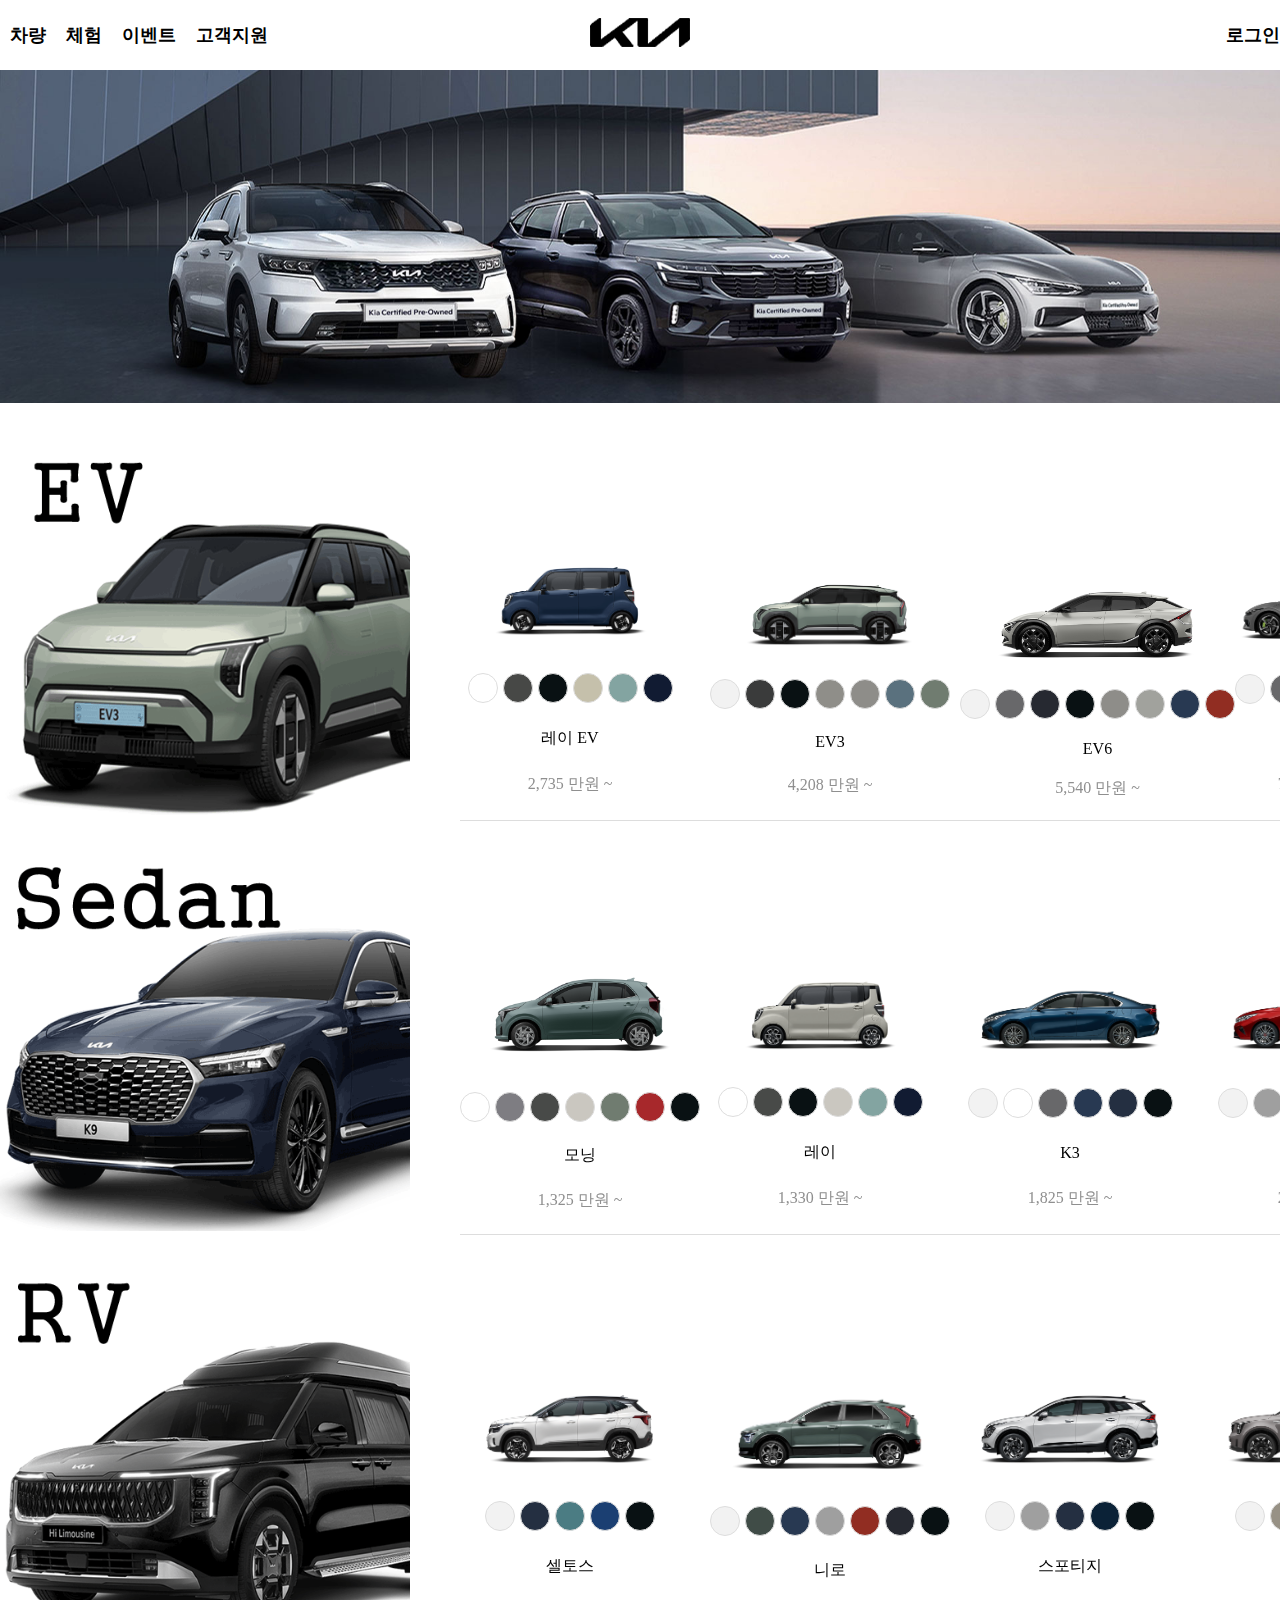
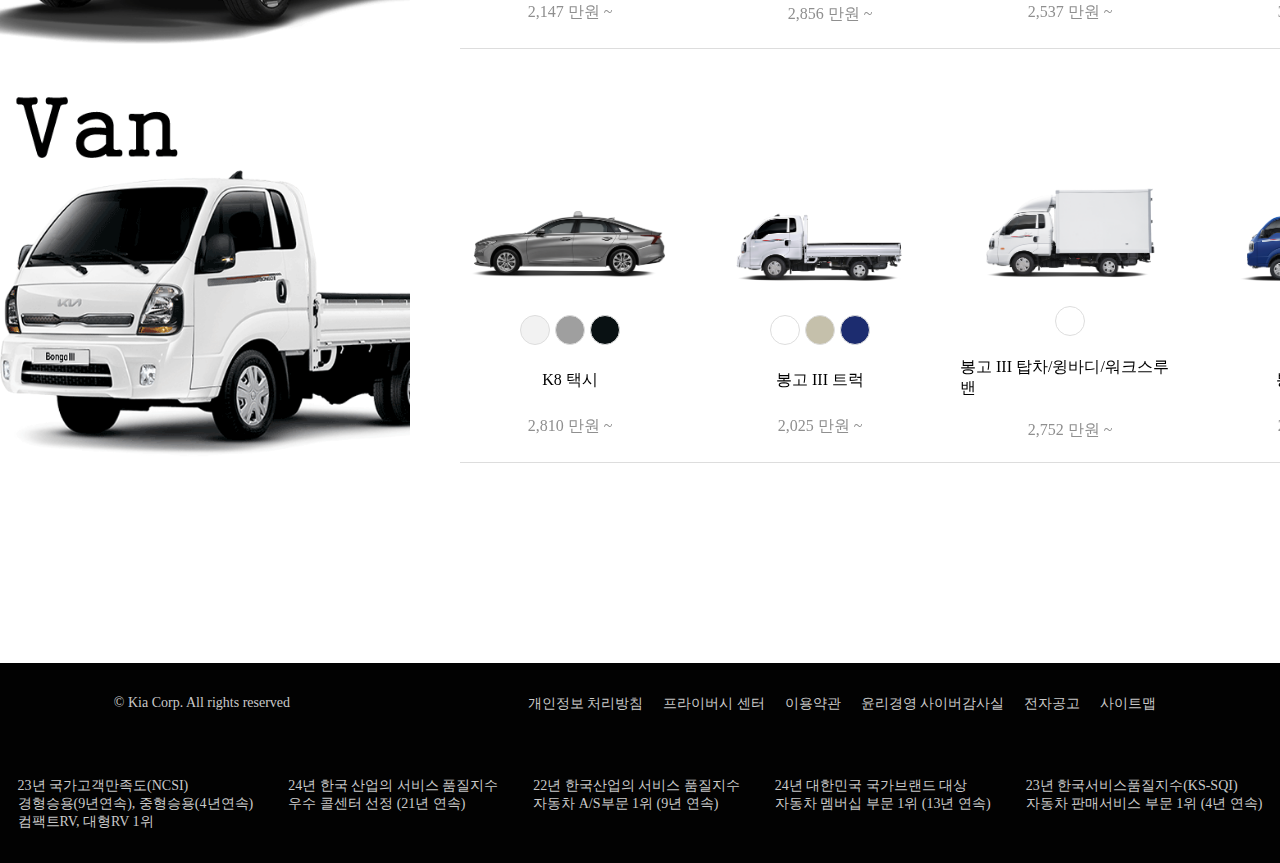
<file: car_page.html>
<!DOCTYPE html>
<html lang="ko">

<head>
    <meta charset="UTF-8">
    <meta name="viewport" content="width=device-width, initial-scale=1.0">
    <script src="https://code.jquery.com/jquery-1.12.4.js"></script>
    <script src="./js/anime.min.js"></script>
    <script src="https://cdn.jsdelivr.net/npm/swiper@10/swiper-bundle.min.js"></script>
    <link rel="stylesheet" href="https://cdn.jsdelivr.net/npm/swiper@10/swiper-bundle.min.css">
    <link rel="stylesheet" href="./css/car_page.css">
    <link rel="stylesheet" href="./css/common.css">
    <title>car_page</title>
</head>

<body>
    <div id="wrap">
        <header>
            <ul>
                <li><a href="car_page.html">차량</a></li>
                <li><a href="application.html">체험</a></li>
                <li><a href="event.html">이벤트</a></li>
                <li><a href="FAQ.html">고객지원</a></li>
            </ul>
            <div class="logo"><a href="index.html"><img src="./img/index/kia_bl.png" alt="로고"></a></div>
            <div class="user"><a href="login.html">로그인</a></div>
        </header>
        <div class="banner">
            <img src="./img/itemlist/car_page_banner.jpg" alt="차량배너이미지">
        </div>
        <main>
            <div class="sec">
                <div class="sec_banner"></div>
                <div class="item_outer">
                    <div class="car_sub_b">
                        <img src="./img/itemlist/item_b1_re.png" alt="서브이미지1">
                    </div>
                    <div class="swiper">
                        <div class="swiper-wrapper">
                            <div class="swiper-slide">
                                <div class="item_img">
                                    <img src="./img/itemlist/ray_Ev.png" alt="ev레이이미지">
                                </div>
                                <div class="item_color">
                                    <ul>
                                        <li><div class="cicle color_clearwhite"></div></li>
                                        <li><div class="cicle color_gray"></div></li>
                                        <li><div class="cicle color_black"></div></li>
                                        <li><div class="cicle color_beige"></div></li>
                                        <li><div class="cicle color_mint"></div></li>
                                        <li><div class="cicle color_blue"></div></li>
                                    </ul>
                                </div>
                                <div class="item_name">레이 EV</div>
                                <div class="item_price">2,735 만원 ~</div>
                            </div>
                            <div class="swiper-slide">
                                <div class="item_img">
                                    <img src="./img/itemlist/ev3.png" alt="ev3이미지">
                                </div>
                                <div class="item_color">
                                    <ul>
                                        <li><div class="cicle color_white"></div></li>
                                        <li><div class="cicle color_shellgray"></div></li>
                                        <li><div class="cicle color_black"></div></li>
                                        <li><div class="cicle color_ivorysliver1"></div></li>
                                        <li><div class="cicle color_ivorysliver2"></div></li>
                                        <li><div class="cicle color_problue"></div></li>
                                        <li><div class="cicle color_abengreen"></div></li>
                                    </ul>
                                </div>
                                <div class="item_name">EV3</div>
                                <div class="item_price">4,208 만원 ~</div>
                            </div>
                            <div class="swiper-slide">
                                <div class="item_img">
                                    <img src="./img/itemlist/ev6.png" alt="ev6이미지">
                                </div>
                                <div class="item_color">
                                    <ul>
                                        <li><div class="cicle color_white"></div></li>
                                        <li><div class="cicle color_moongray"></div></li>
                                        <li><div class="cicle color_intergray"></div></li>
                                        <li><div class="cicle color_black"></div></li>
                                        <li><div class="cicle color_ivorysliver2"></div></li>
                                        <li><div class="cicle color_glacier"></div></li>
                                        <li><div class="cicle color_yootblue"></div></li>
                                        <li><div class="cicle color_red"></div></li>
                                        
                                    </ul>
                                </div>
                                <div class="item_name">EV6</div>
                                <div class="item_price">5,540 만원 ~</div>
                            </div>
                            <div class="swiper-slide">
                                <div class="item_img">
                                    <img src="./img/itemlist/ev6GT.png" alt="ev6GT이미지">
                                </div>
                                <div class="item_color">
                                    <ul>
                                        <li><div class="cicle color_white"></div></li>
                                        <li><div class="cicle color_moongray"></div></li>
                                        <li><div class="cicle color_black"></div></li>
                                        <li><div class="cicle color_red"></div></li>
                                        <li><div class="cicle color_yootblue"></div></li>
                                    </ul>
                                </div>
                                <div class="item_name">EV6 GT</div>
                                <div class="item_price">7,605 만원 ~</div>
                            </div>
                            <div class="swiper-slide">
                                <div class="item_img">
                                    <img src="./img/itemlist/ev9.png" alt="ev9이미지">
                                </div>
                                <div class="item_color">
                                    <ul>
                                        <li><div class="cicle color_white"></div></li>
                                        <li><div class="cicle color_ivorysliver2"></div></li>
                                        <li><div class="cicle color_black"></div></li>
                                        <li><div class="cicle color_peplegray"></div></li>
                                        <li><div class="cicle color_icegreen"></div></li>
                                        <li><div class="cicle color_metal"></div></li>
                                        <li><div class="cicle color_oceanblue"></div></li>
                                        <li><div class="cicle color_oceanblue2"></div></li>
                                        <li><div class="cicle color_pleared"></div></li>
                                    </ul>
                                </div>
                                <div class="item_name">EV9</div>
                                <div class="item_price">7,728 만원 ~</div>
                            </div>
                            
                            <div class="swiper-slide">
                                <div class="item_img">
                                    <img src="./img/itemlist/niro_Ev.png" alt="니로ev이미지">
                                </div>
                                <div class="item_color">
                                    <ul>
                                        <li><div class="cicle color_white"></div></li>
                                        <li><div class="cicle color_intergray"></div></li>
                                        <li><div class="cicle color_stealgray"></div></li>
                                        <li><div class="cicle color_black"></div></li>
                                        <li><div class="cicle color_scapegreen"></div></li>
                                        <li><div class="cicle color_mineralblue"></div></li>
                                        <li><div class="cicle color_red"></div></li>
                                    </ul>
                                </div>
                                <div class="item_name">니로 EV</div>
                                <div class="item_price">5,114 만원 ~</div>
                            </div>
                            <div class="swiper-slide">
                                <div class="item_img">
                                    <img src="./img/itemlist/niroPlus.png" alt="니로플러스이미지">
                                </div>
                                <div class="item_color">
                                    <ul>
                                        <li><div class="cicle color_clearwhite"></div></li>
                                        <li><div class="cicle color_white"></div></li>
                                        <li><div class="cicle color_spaclegray"></div></li>
                                        <li><div class="cicle color_black"></div></li>
                                        <li><div class="cicle color_astrogray"></div></li>
                                    </ul>
                                </div>
                                <div class="item_name">니로 플러스</div>
                                <div class="item_price">4,600 만원 ~</div>
                              </div>
                              <div class="swiper-slide">
                                <div class="item_img">
                                    <img src="./img/itemlist/bonggo_ev.png" alt="봉고ev이미지">
                                </div>
                                <div class="item_color">
                                    <ul>
                                        <li><div class="cicle color_clearwhite"></div></li>
                                        <li><div class="cicle color_jeanblue"></div></li>
                                    </ul>
                                </div>
                                <div class="item_name">봉고 III EV</div>
                                <div class="item_price">4,385 만원 ~</div>
                              </div>
                              <div class="swiper-slide">
                                <div class="item_img">
                                    <img src="./img/itemlist/bonggo_evh.png" alt="봉고ev탑차이미지">
                                </div>
                                <div class="item_color">
                                    <ul>
                                        <li><div class="cicle color_clearwhite"></div></li>
                                    </ul>
                                </div>
                                <div class="item_name">봉고 III EV 탑차/윙바디</div>
                                <div class="item_price">6,187 만원 ~</div>
                              </div>
                              <div class="swiper-slide">
                                <div class="item_img">
                                    <img src="./img/itemlist/bonggo_evp.png" alt="봉고ev파워이미지">
                                </div>
                                <div class="item_color">
                                    <ul>
                                        <li><div class="cicle color_clearwhite"></div></li>
                                    </ul>
                                </div>
                                <div class="item_name">봉고 III EV 파워게이트</div>
                                <div class="item_price">4,807 만원 ~</div>
                              </div>
                        </div>

                    </div>
                </div>
                <div class="item_outer">
                    <div class="car_sub_b">
                        <img src="./img/itemlist/item_b2_re.png" alt="서브이미지2">
                    </div>
                    <div class="swiper">
                        <div class="swiper-wrapper">
                            <div class="swiper-slide">
                                <div class="item_img">
                                    <img src="./img/itemlist/morning.png" alt="모닝이미지">
                                </div>
                                <div class="item_color">
                                    <ul>
                                        <li>
                                            <div class="cicle color_clearwhite"></div>
                                        </li>
                                        <li>
                                            <div class="cicle color_spaclegray"></div>
                                        </li>
                                        <li>
                                            <div class="cicle color_astrogray"></div>
                                        </li>
                                        <li>
                                            <div class="cicle color_milbeige"></div>
                                        </li>
                                        <li>
                                            <div class="cicle color_abengreen"></div>
                                        </li>
                                        <li>
                                            <div class="cicle color_sigred"></div>
                                        </li>
                                        <li>
                                            <div class="cicle color_black"></div>
                                        </li>
                                    </ul>
                                </div>
                                <div class="item_name">모닝</div>
                                <div class="item_price">1,325 만원 ~</div>
                            </div>
                            <div class="swiper-slide">
                                <div class="item_img">
                                    <img src="./img/itemlist/ray.png" alt="레이이미지">
                                </div>
                                <div class="item_color">
                                    <ul>
                                        <li>
                                            <div class="cicle color_clearwhite"></div>
                                        </li>
                                        <li>
                                            <div class="cicle color_astrogray"></div>
                                        </li>
                                        <li>
                                            <div class="cicle color_black"></div>
                                        </li>
                                        <li>
                                            <div class="cicle color_milbeige"></div>
                                        </li>
                                        <li>
                                            <div class="cicle color_mint"></div>
                                        </li>
                                        <li>
                                            <div class="cicle color_blue"></div>
                                        </li>
                                    </ul>
                                </div>
                                <div class="item_name">레이</div>
                                <div class="item_price">1,330 만원 ~</div>
                            </div>
                            <div class="swiper-slide">
                                <div class="item_img">
                                    <img src="./img/itemlist/k3.png" alt="k3이미지">
                                </div>
                                <div class="item_color">
                                    <ul>
                                        <li>
                                            <div class="cicle color_white"></div>
                                        </li>
                                        <li>
                                            <div class="cicle color_strelgray"></div>
                                        </li>
                                        <li>
                                            <div class="cicle color_plratinum"></div>
                                        </li>
                                        <li>
                                            <div class="cicle color_mineralblue"></div>
                                        </li>
                                        <li>
                                            <div class="cicle color_grabity"></div>
                                        </li>
                                        <li>
                                            <div class="cicle color_black"></div>
                                        </li>
                                    </ul>
                                </div>
                                <div class="item_name">K3</div>
                                <div class="item_price">1,825 만원 ~</div>
                            </div>
                            <div class="swiper-slide">
                                <div class="item_img">
                                    <img src="./img/itemlist/k3gt.png" alt="k3gt이미지">
                                </div>
                                <div class="item_color">
                                    <ul>
                                        <li>
                                            <div class="cicle color_white"></div>
                                        </li>
                                        <li>
                                            <div class="cicle color_stealgray"></div>
                                        </li>
                                        <li>
                                            <div class="cicle color_plratinum"></div>
                                        </li>
                                        <li>
                                            <div class="cicle color_grabity"></div>
                                        </li>
                                        <li>
                                            <div class="cicle color_mint"></div>
                                        </li>
                                        <li>
                                            <div class="cicle color_red"></div>
                                        </li>
                                    </ul>
                                </div>
                                <div class="item_name">K3 GT</div>
                                <div class="item_price">2,784 만원 ~</div>
                            </div>
                            <div class="swiper-slide">
                                <div class="item_img">
                                    <img src="./img/itemlist/k5.png" alt="k5이미지">
                                </div>
                                <div class="item_color">
                                    <ul>
                                        <li>
                                            <div class="cicle color_white"></div>
                                        </li>
                                        <li>
                                            <div class="cicle color_wolfgray"></div>
                                        </li>
                                        <li>
                                            <div class="cicle color_intergray"></div>
                                        </li>
                                        <li>
                                            <div class="cicle color_grabity"></div>
                                        </li>
                                        <li>
                                            <div class="cicle color_black"></div>
                                        </li>
                                    </ul>
                                </div>
                                <div class="item_name">K5</div>
                                <div class="item_price">2,784 만원 ~</div>
                            </div>
                            <div class="swiper-slide">
                                <div class="item_img">
                                    <img src="./img/itemlist/k8.png" alt="k8이미지">
                                </div>
                                <div class="item_color">
                                    <ul>
                                        <li>
                                            <div class="cicle color_white"></div>
                                        </li>
                                        <li>
                                            <div class="cicle color_stealgray"></div>
                                        </li>
                                        <li>
                                            <div class="cicle color_intergray"></div>
                                        </li>
                                        <li>
                                            <div class="cicle color_grabity"></div>
                                        </li>
                                        <li>
                                            <div class="cicle color_mint"></div>
                                        </li>
                                        <li>
                                            <div class="cicle color_black"></div>
                                        </li>
                                    </ul>
                                </div>
                                <div class="item_name">K8</div>
                                <div class="item_price">3,358 만원 ~</div>
                            </div>
                            <div class="swiper-slide">
                                <div class="item_img">
                                    <img src="./img/itemlist/k9.png" alt="k9이미지">
                                </div>
                                <div class="item_color">
                                    <ul>
                                        <li>
                                            <div class="cicle color_white"></div>
                                        </li>
                                        <li>
                                            <div class="cicle color_peplegray"></div>
                                        </li>
                                        <li>
                                            <div class="cicle color_panmetal"></div>
                                        </li>
                                        <li>
                                            <div class="cicle color_cromablue"></div>
                                        </li>
                                        <li>
                                            <div class="cicle color_black"></div>
                                        </li>
                                    </ul>
                                </div>
                                <div class="item_name">K9</div>
                                <div class="item_price">5,933 만원 ~</div>
                            </div>
                        </div>

                    </div>
                </div>
                <div class="item_outer">
                    <div class="car_sub_b">
                        <img src="./img/itemlist/item_b3_re.png" alt="서브이미지3">
                    </div>
                    <div class="swiper">
                        <div class="swiper-wrapper">
                            <div class="swiper-slide">
                                <div class="item_img">
                                    <img src="./img/itemlist/seltos.png" alt="셀토스이미지">
                                </div>
                                <div class="item_color">
                                    <ul>
                                        <li>
                                            <div class="cicle color_white"></div>
                                        </li>
                                        <li>
                                            <div class="cicle color_grabity"></div>
                                        </li>
                                        <li>
                                            <div class="cicle color_plrotonblue"></div>
                                        </li>
                                        <li>
                                            <div class="cicle color_darkoceen"></div>
                                        </li>
                                        <li>
                                            <div class="cicle color_black"></div>
                                        </li>
                                    </ul>
                                </div>
                                <div class="item_name">셀토스</div>
                                <div class="item_price">2,147 만원 ~</div>
                            </div>
                            <div class="swiper-slide">
                                <div class="item_img">
                                    <img src="./img/itemlist/niro.png" alt="니로이미지">
                                </div>
                                <div class="item_color">
                                    <ul>
                                        <li>
                                            <div class="cicle color_white"></div>
                                        </li>
                                        <li>
                                            <div class="cicle color_scapegreen"></div>
                                        </li>
                                        <li>
                                            <div class="cicle color_mineralblue"></div>
                                        </li>
                                        <li>
                                            <div class="cicle color_stealgray"></div>
                                        </li>
                                        <li>
                                            <div class="cicle color_red"></div>
                                        </li>
                                        <li>
                                            <div class="cicle color_intergray"></div>
                                        </li>
                                        <li>
                                            <div class="cicle color_black"></div>
                                        </li>
                                    </ul>
                                </div>
                                <div class="item_name">니로</div>
                                <div class="item_price">2,856 만원 ~</div>
                            </div>
                            <div class="swiper-slide">
                                <div class="item_img">
                                    <img src="./img/itemlist/sportage.png" alt="스포티지이미지">
                                </div>
                                <div class="item_color">
                                    <ul>
                                        <li>
                                            <div class="cicle color_white"></div>
                                        </li>
                                        <li>
                                            <div class="cicle color_stealgray"></div>
                                        </li>
                                        <li>
                                            <div class="cicle color_grabity"></div>
                                        </li>
                                        <li>
                                            <div class="cicle color_bestablue"></div>
                                        </li>
                                        <li>
                                            <div class="cicle color_black"></div>
                                        </li>
                                    </ul>
                                </div>
                                <div class="item_name">스포티지</div>
                                <div class="item_price">2,537 만원 ~</div>
                            </div>
                            <div class="swiper-slide">
                                <div class="item_img">
                                    <img src="./img/itemlist/sorento.png" alt="쏘렌토이미지">
                                </div>
                                <div class="item_color">
                                    <ul>
                                        <li>
                                            <div class="cicle color_white"></div>
                                        </li>
                                        <li>
                                            <div class="cicle color_sendbrown"></div>
                                        </li>
                                        <li>
                                            <div class="cicle color_scapegreen"></div>
                                        </li>
                                        <li>
                                            <div class="cicle color_intergray"></div>
                                        </li>
                                        <li>
                                            <div class="cicle color_black"></div>
                                        </li>
                                    </ul>
                                </div>
                                <div class="item_name">쏘렌토</div>
                                <div class="item_price">3,506 만원 ~</div>
                            </div>
                            <div class="swiper-slide">
                                <div class="item_img">
                                    <img src="./img/itemlist/mohave.png" alt="모하비이미지">
                                </div>
                                <div class="item_color">
                                    <ul>
                                        <li>
                                            <div class="cicle color_white"></div>
                                        </li>
                                        <li>
                                            <div class="cicle color_stealgray"></div>
                                        </li>
                                        <li>
                                            <div class="cicle color_plratinum"></div>
                                        </li>
                                        <li>
                                            <div class="cicle color_scapegreen"></div>
                                        </li>
                                        <li>
                                            <div class="cicle color_black"></div>
                                        </li>
                                    </ul>
                                </div>
                                <div class="item_name">모하비</div>
                                <div class="item_price">5,054 만원 ~</div>
                            </div>
                            <div class="swiper-slide">
                                <div class="item_img">
                                    <img src="./img/itemlist/carnival.png" alt="카니발이미지">
                                </div>
                                <div class="item_color">
                                    <ul>
                                        <li>
                                            <div class="cicle color_white"></div>
                                        </li>
                                        <li>
                                            <div class="cicle color_ivorysliver1"></div>
                                        </li>
                                        <li>
                                            <div class="cicle color_panmetal"></div>
                                        </li>
                                        <li>
                                            <div class="cicle color_astrablue"></div>
                                        </li>
                                        <li>
                                            <div class="cicle color_black"></div>
                                        </li>
                                    </ul>
                                </div>
                                <div class="item_name">카니발</div>
                                <div class="item_price">3,470 만원 ~</div>
                            </div>
                            <div class="swiper-slide">
                                <div class="item_img">
                                    <img src="./img/itemlist/re_carnival.png" alt="카니발리무진이미지">
                                </div>
                                <div class="item_color">
                                    <ul>
                                        <li>
                                            <div class="cicle color_white"></div>
                                        </li>
                                        <li>
                                            <div class="cicle color_black"></div>
                                        </li>
                                    </ul>
                                </div>
                                <div class="item_name">카니발 하이리무진</div>
                                <div class="item_price">6,250 만원 ~</div>
                            </div>
                        </div>

                    </div>
                </div>
                <div class="item_outer">
                    <div class="car_sub_b">
                        <img src="./img/itemlist/item_b4_re.png" alt="서브이미지4">
                    </div>
                    <div class="swiper">
                        <div class="swiper-wrapper">
                            <div class="swiper-slide">
                                <div class="item_img">
                                    <img src="./img/itemlist/texi.png" alt="택시이미지">
                                </div>
                                <div class="item_color">
                                    <ul>
                                        <li>
                                            <div class="cicle color_white"></div>
                                        </li>
                                        <li>
                                            <div class="cicle color_stealgray"></div>
                                        </li>
                                        <li>
                                            <div class="cicle color_black"></div>
                                        </li>
                                    </ul>
                                </div>
                                <div class="item_name">K8 택시</div>
                                <div class="item_price">2,810 만원 ~</div>
                            </div>
                            <div class="swiper-slide">
                                <div class="item_img">
                                    <img src="./img/itemlist/bongo.png" alt="봉고이미지">
                                </div>
                                <div class="item_color">
                                    <ul>
                                        <li>
                                            <div class="cicle color_clearwhite"></div>
                                        </li>
                                        <li>
                                            <div class="cicle color_beige"></div>
                                        </li>
                                        <li>
                                            <div class="cicle color_jeanblue"></div>
                                        </li>
                                    </ul>
                                </div>
                                <div class="item_name">봉고 III 트럭</div>
                                <div class="item_price">2,025 만원 ~</div>
                            </div>
                            <div class="swiper-slide">
                                <div class="item_img">
                                    <img src="./img/itemlist/bongoh.png" alt="봉고탑차이미지">
                                </div>
                                <div class="item_color">
                                    <ul>
                                        <li>
                                            <div class="cicle color_clearwhite"></div>
                                        </li>
                                    </ul>
                                </div>
                                <div class="item_name">봉고 III 탑차/윙바디/워크스루밴</div>
                                <div class="item_price">2,752 만원 ~</div>
                            </div>
                            <div class="swiper-slide">
                                <div class="item_img">
                                    <img src="./img/itemlist/bongod.png" alt="봉고덤프이미지">
                                </div>
                                <div class="item_color">
                                    <ul>
                                        <li>
                                            <div class="cicle color_jeanblue"></div>
                                        </li>
                                    </ul>
                                </div>
                                <div class="item_name">봉고 III 덤프</div>
                                <div class="item_price">2,772 만원 ~</div>
                            </div>
                            <div class="swiper-slide">
                                <div class="item_img">
                                    <img src="./img/itemlist/bongop.png" alt="봉고파워이미지">
                                </div>
                                <div class="item_color">
                                    <ul>
                                        <li>
                                            <div class="cicle color_clearwhite"></div>
                                        </li>
                                    </ul>
                                </div>
                                <div class="item_name">봉고 III 파워게이트</div>
                                <div class="item_price">2,598 만원 ~</div>
                            </div>
                            <div class="swiper-slide">
                                <div class="item_img">
                                    <img src="./img/itemlist/bongoho.png" alt="봉고홈이미지">
                                </div>
                                <div class="item_color">
                                    <ul>
                                        <li>
                                            <div class="cicle color_clearwhite"></div>
                                        </li>
                                    </ul>
                                </div>
                                <div class="item_name">봉고 III 홈로리/활어수송차</div>
                                <div class="item_price">3,966 만원 ~</div>
                            </div>
                            <div class="swiper-slide">
                                <div class="item_img">
                                    <img src="./img/itemlist/granbird.png" alt="그랜버드이미지">
                                </div>
                                <div class="item_color">
                                    <ul>
                                        <li>
                                            <div class="cicle color_yellow"></div>
                                        </li>
                                    </ul>
                                </div>
                                <div class="item_name">그랜버드</div>
                                <div class="item_price">18,140 만원 ~</div>
                            </div>
                        </div>

                    </div>
                </div>
            </div>
        </main>
        <footer>
            <div class="footer_top">
                <p>© Kia Corp. All rights reserved</p>
            <ul>
                <li>개인정보 처리방침</li>
                <li>프라이버시 센터</li>
                <li>이용약관</li>
                <li>윤리경영 사이버감사실</li>
                <li>전자공고</li>
                <li>사이트맵</li>
            </ul>
            </div>
            <div class="footer_bottom">
                <ul>
                    <li>23년 국가고객만족도(NCSI)<br>
                        경형승용(9년연속), 중형승용(4년연속)<br>
                        컴팩트RV, 대형RV 1위
                    </li>
                    <li>
                        24년 한국 산업의 서비스 품질지수<br>
                        우수 콜센터 선정 (21년 연속)
                    </li>
                    <li>
                        22년 한국산업의 서비스 품질지수<br>
                        자동차 A/S부문 1위 (9년 연속)
                    </li>
                    <li>
                        24년 대한민국 국가브랜드 대상<br>
                        자동차 멤버십 부문 1위 (13년 연속)
                    </li>
                    <li>
                        23년 한국서비스품질지수(KS-SQI)<br>
                        자동차 판매서비스 부문 1위 (4년 연속)

                    </li>
                </ul>
            </div>
        </footer>
        <div class="retop_btn">
        </div>
    </div>

    
    <script src="./js/car_page.js"></script>
</body>

</html>
</file>
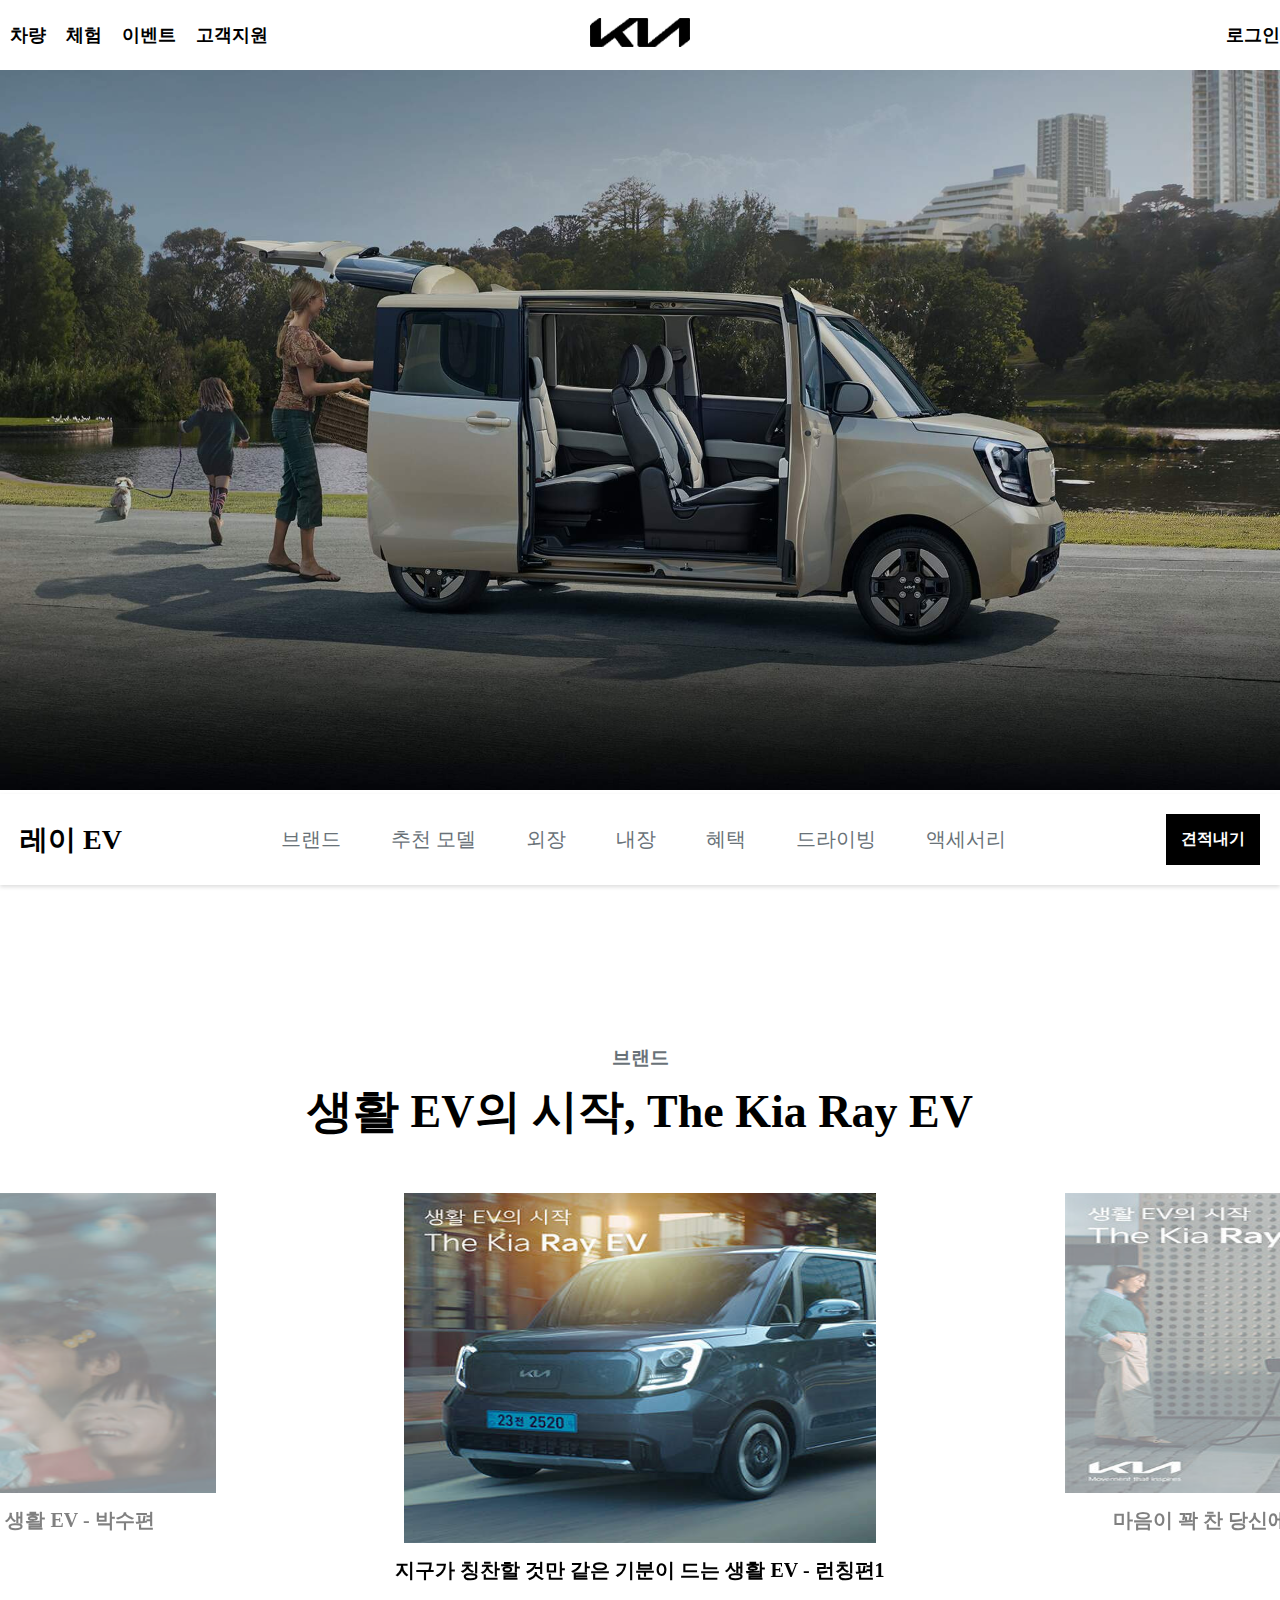
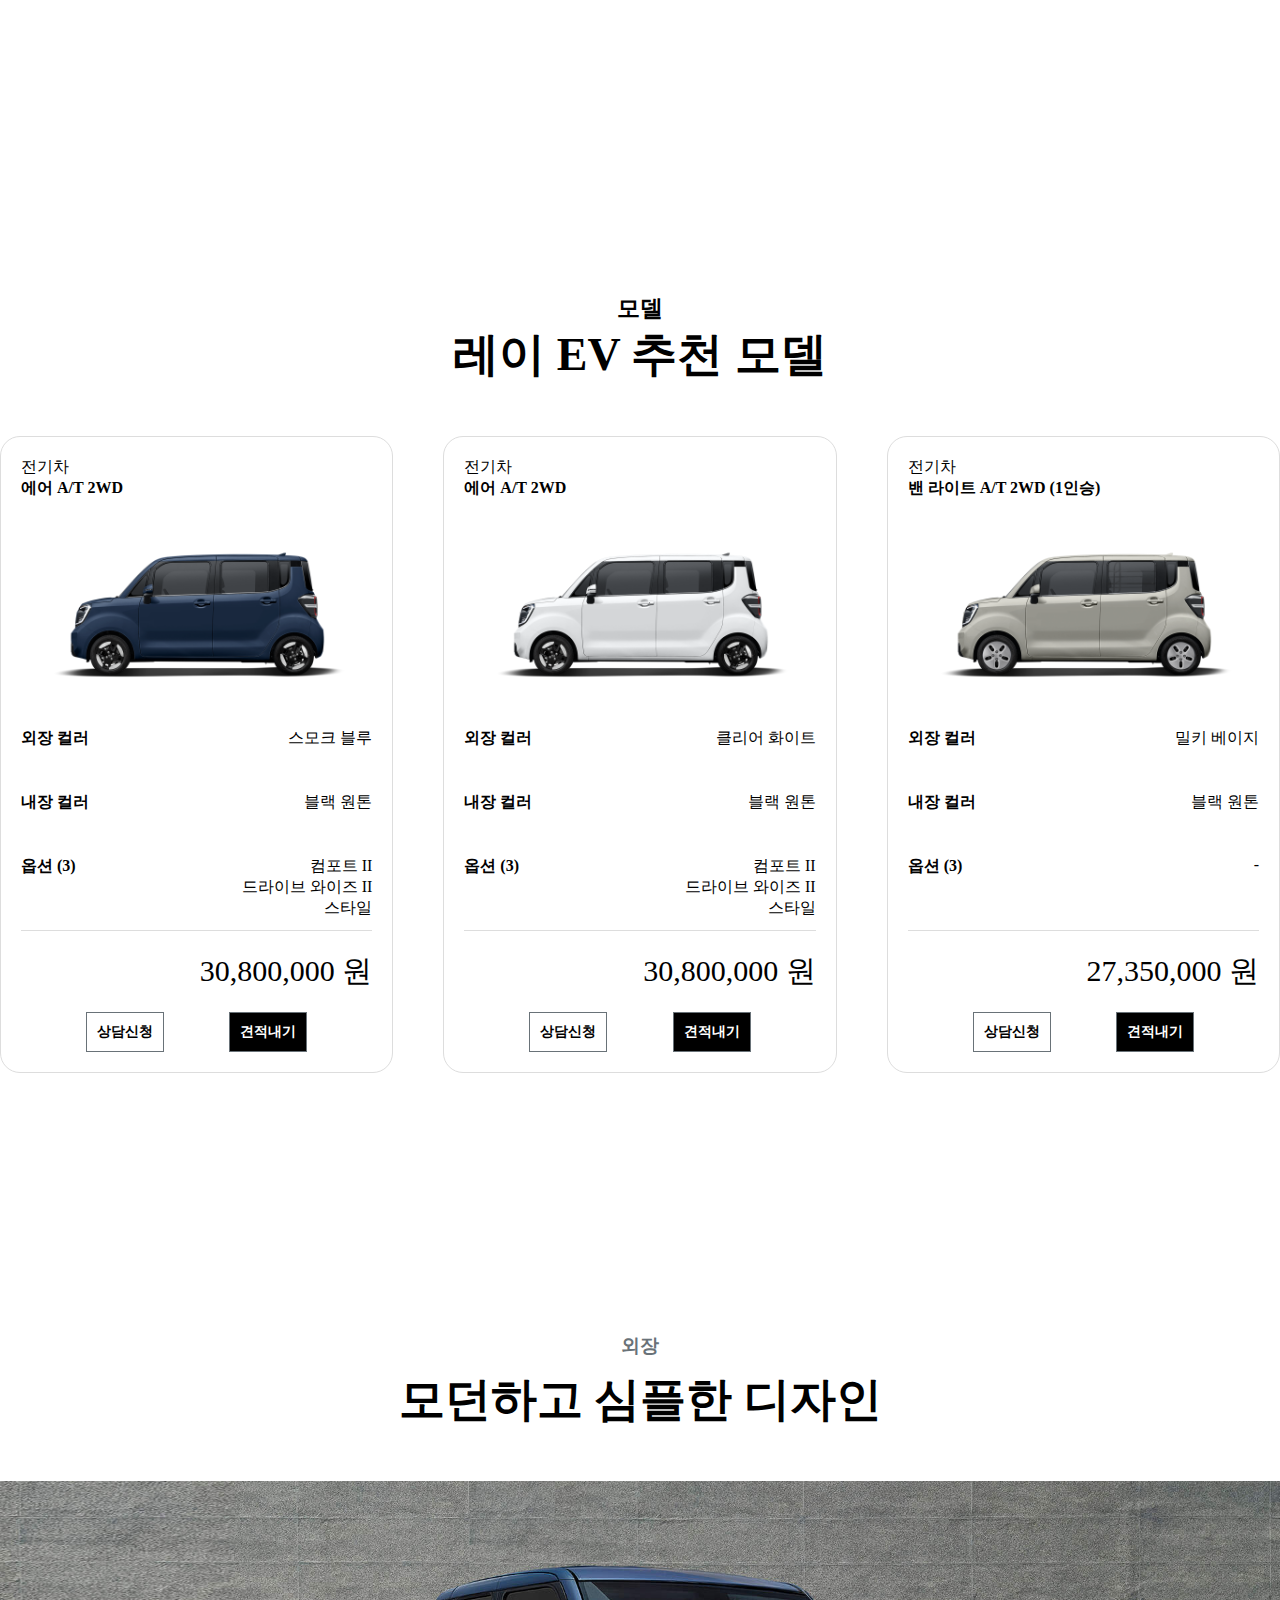
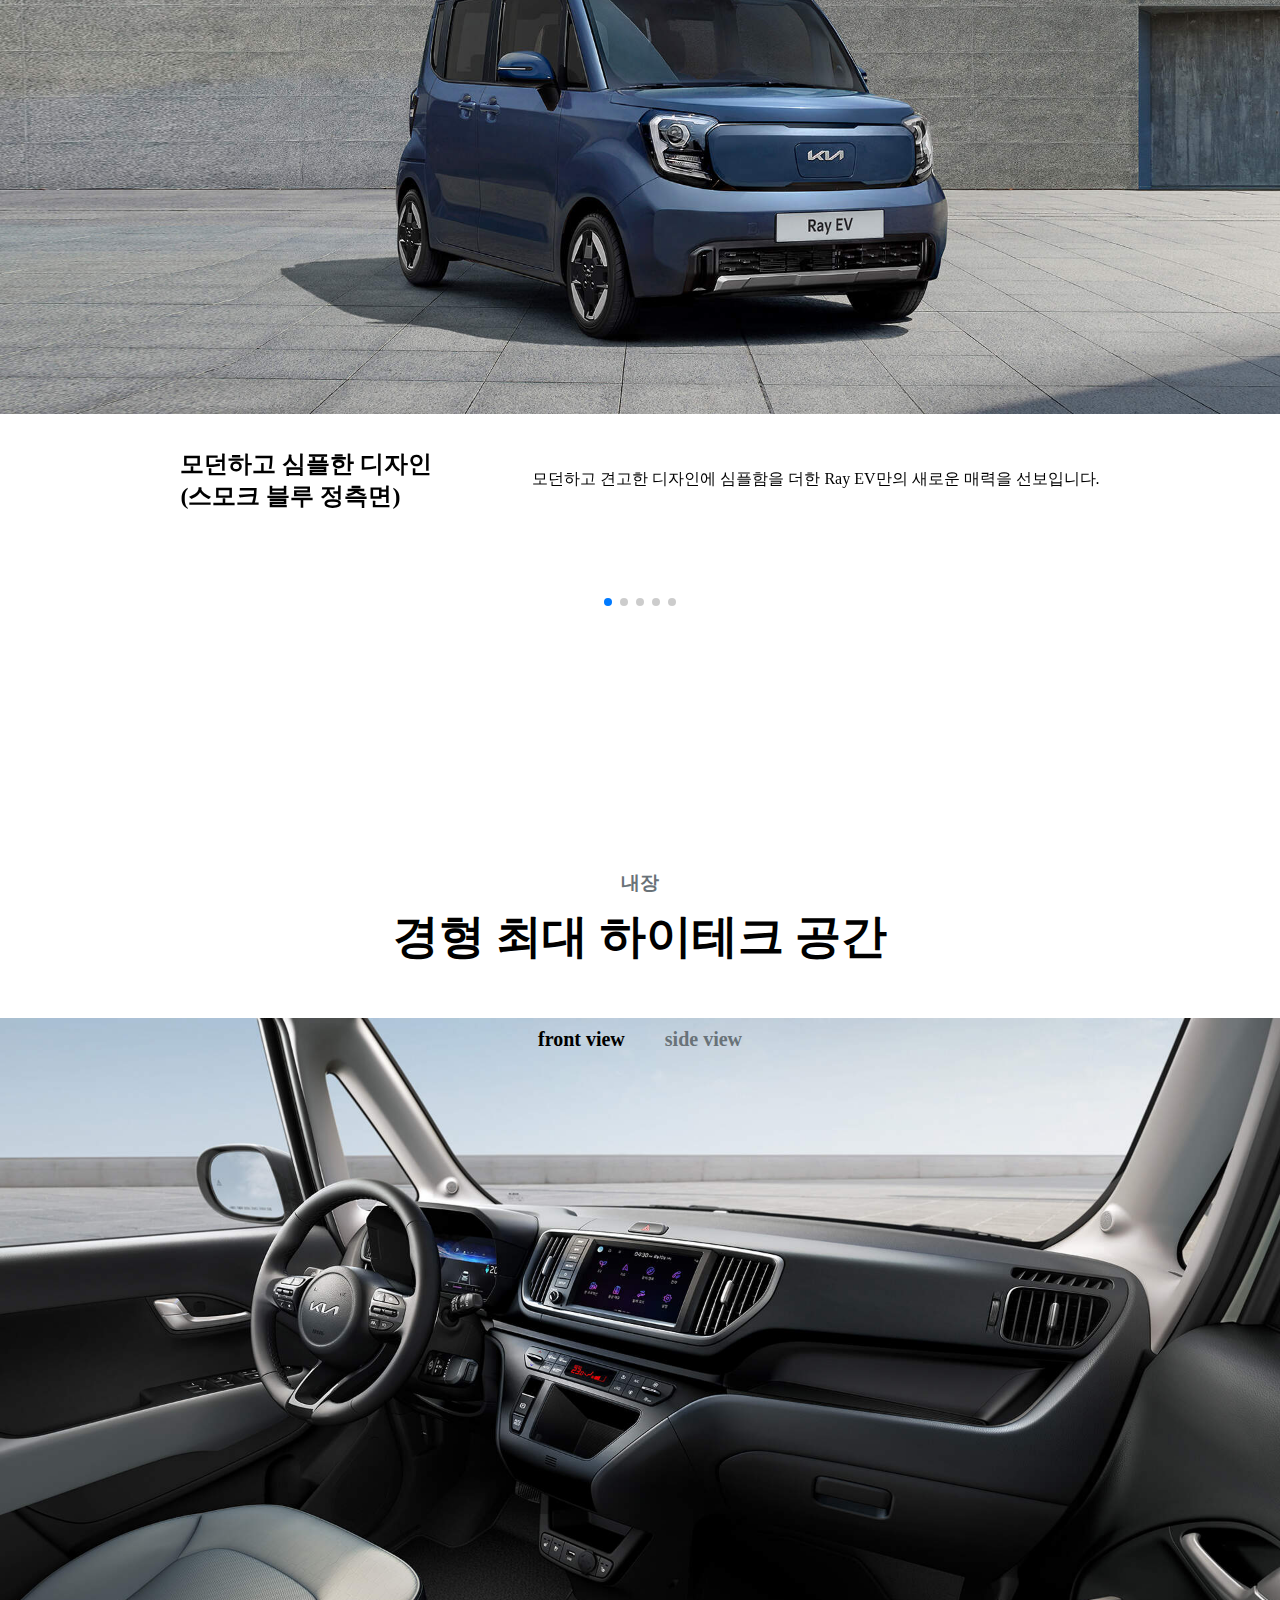
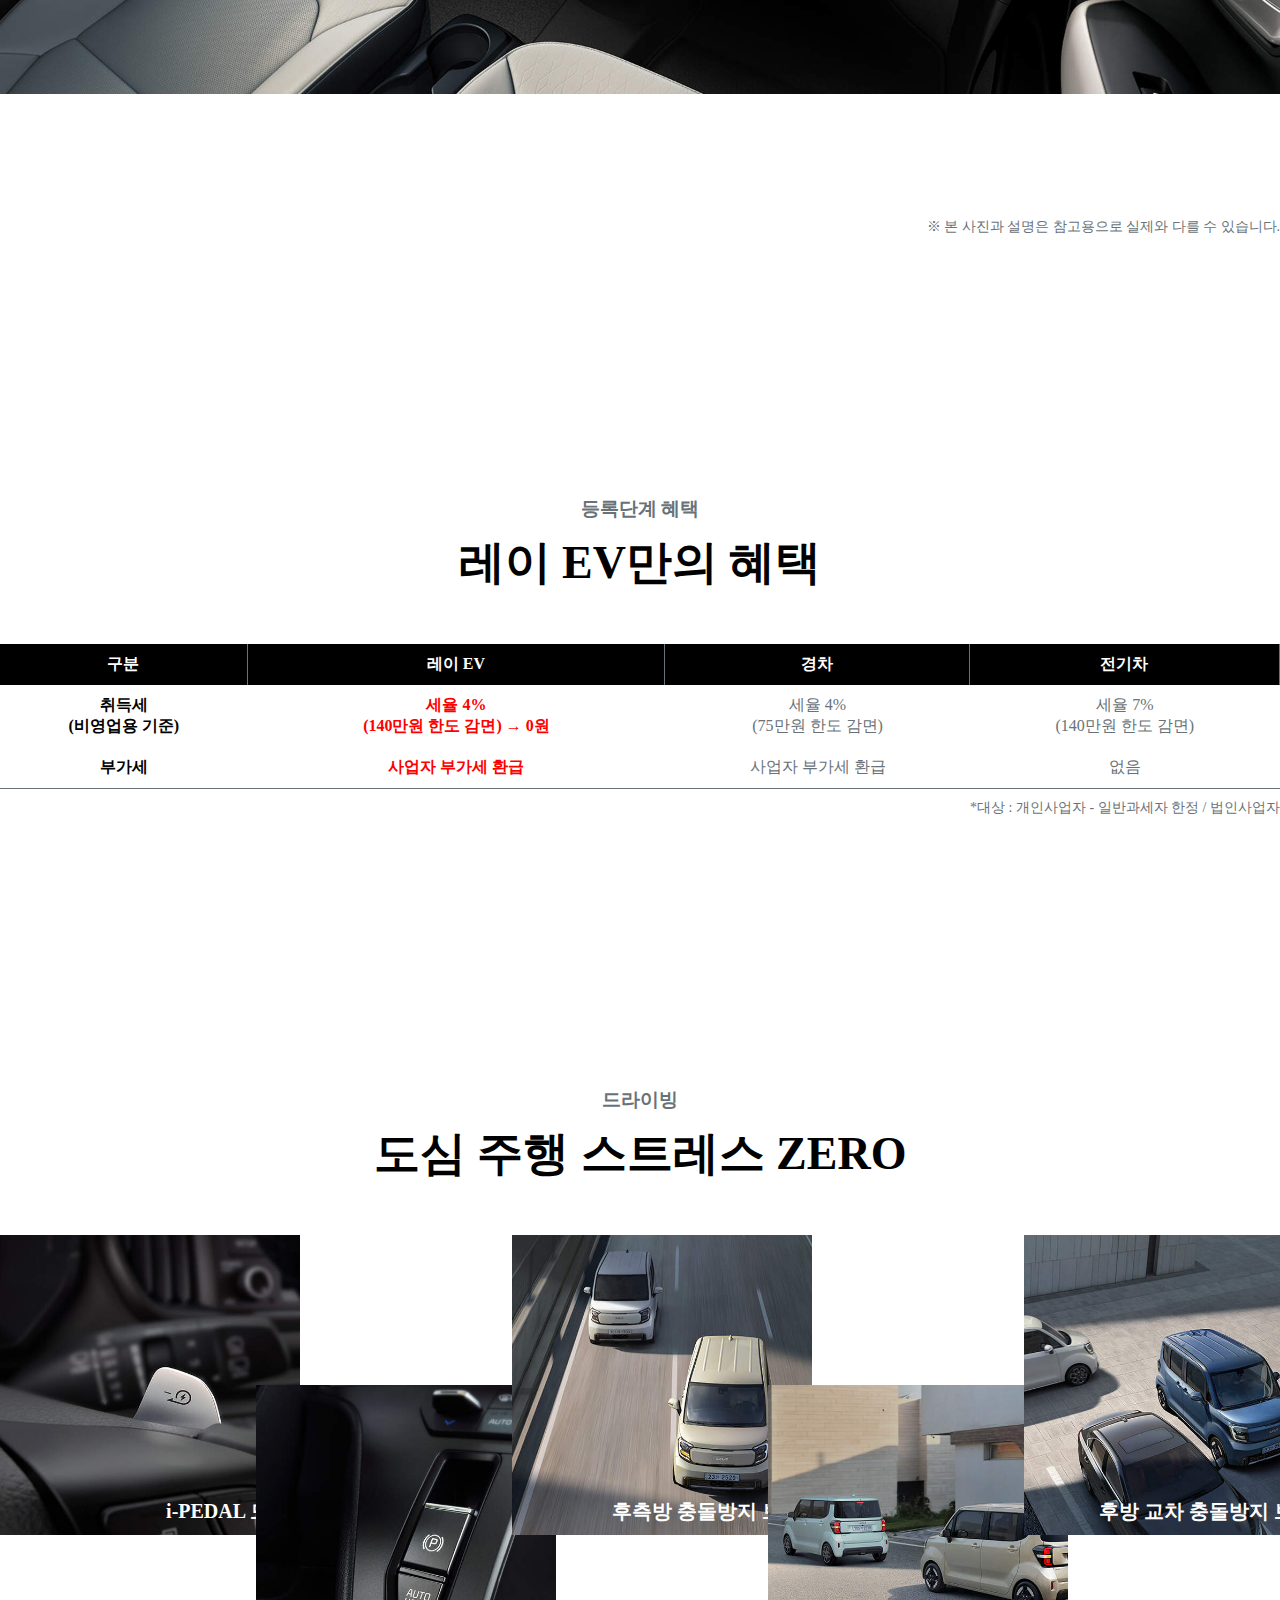
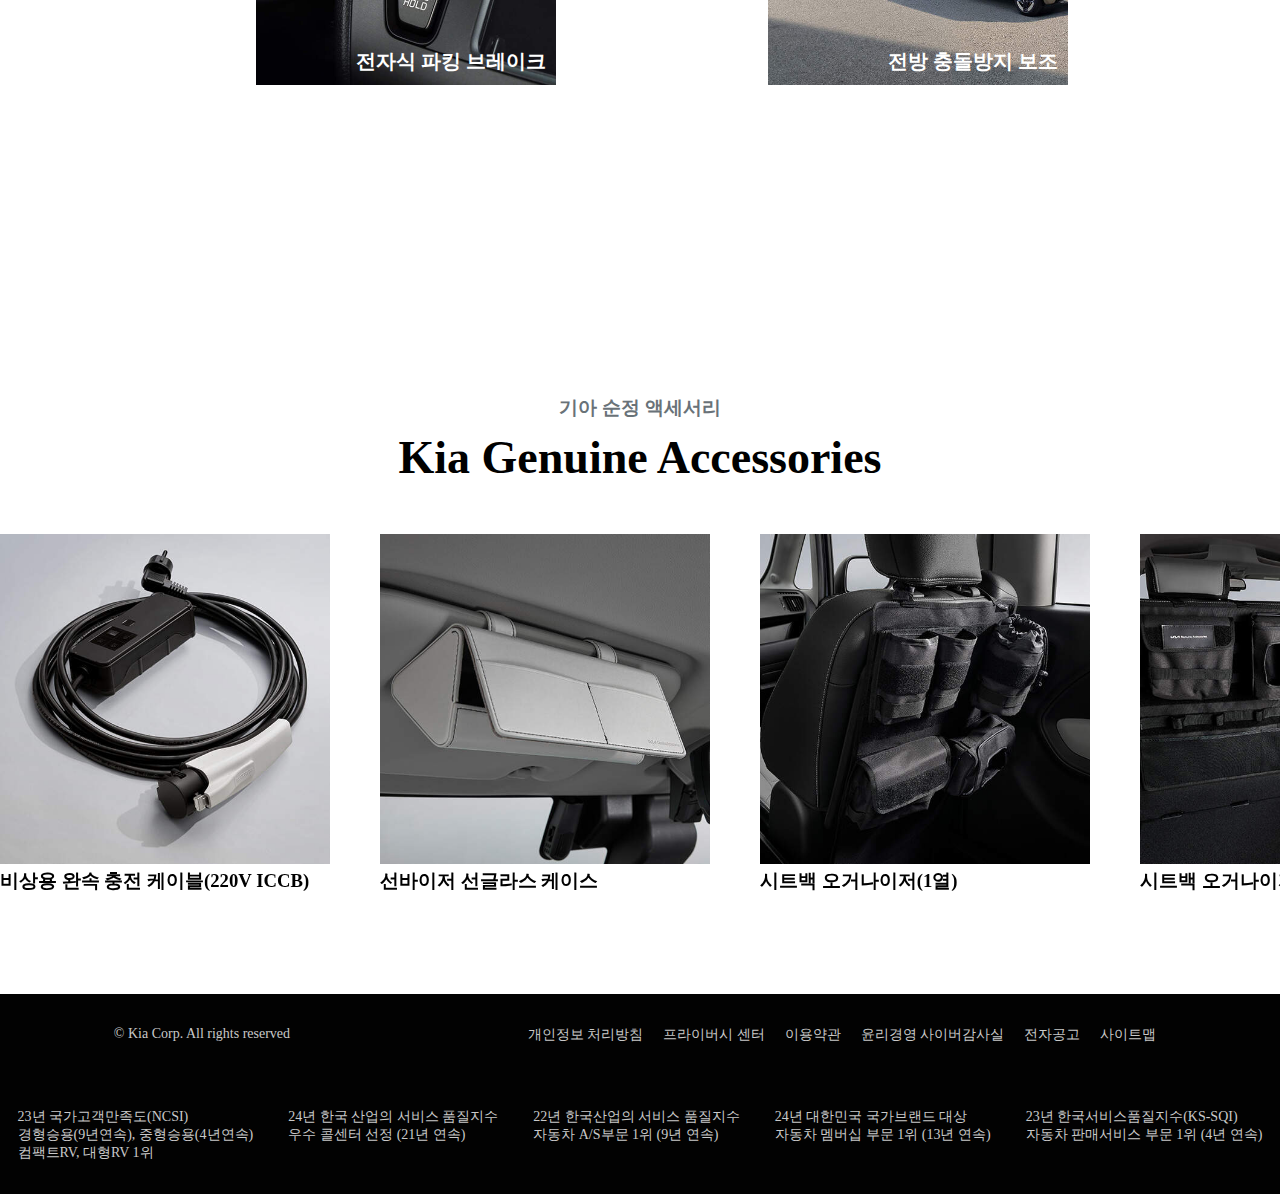
<file: detail.html>
<!DOCTYPE html>
<html lang="ko">
<head>
    <meta charset="UTF-8">
    <meta name="viewport" content="width=device-width, initial-scale=1.0">
    <script src="https://code.jquery.com/jquery-1.12.4.js"></script>
    <script src="./js/anime.min.js"></script>
    <script src="https://cdn.jsdelivr.net/npm/swiper@10/swiper-bundle.min.js"></script>
    <link rel="stylesheet" href="https://cdn.jsdelivr.net/npm/swiper@10/swiper-bundle.min.css">
    
    <link rel="stylesheet" href="./css/common.css">
    <link rel="stylesheet" href="./css/detail.css">
    <title>detail</title>
</head>
<body>
    <div id="wrap">
        <header>
            <ul>
                <li><a href="car_page.html">차량</a></li>
                <li><a href="application.html">체험</a></li>
                <li><a href="event.html">이벤트</a></li>
                <li><a href="FAQ.html">고객지원</a></li>
            </ul>
            <div class="logo"><a href="index.html"><img src="./img/index/kia_bl.png" alt="로고"></a></div>
            <div class="user"><a href="login.html">로그인</a></div>
        </header>
            <main>
                <div class="banner_outer">
                    <div class="banner_img">
                        <img src="./img/detail/banner.jpg" alt="차량배너이미지">
                    </div>
                    <div class="banner_text"></div>
                </div>
                <nav>
                    <div class="nav_inner">
                        <h2>레이 EV</h2>
                    <ul>
                        <li class="nav_item" data-target="#sec1">브랜드</li>
                        <li class="nav_item" data-target="#sec2">추천 모델</li>
                        <li class="nav_item" data-target="#sec3">외장</li>
                        <li class="nav_item" data-target="#sec4">내장</li>
                        <li class="nav_item" data-target="#sec5">혜택</li>
                        <li class="nav_item" data-target="#sec6">드라이빙</li>
                        <li class="nav_item" data-target="#sec7">액세서리</li>
                    </ul>
                    <div ><a href="./estimate.html" class="btn">견적내기</a></div>
                    </div>
                </nav>
                <section class="sec" >
                    <div class="sec_inner" >
                        <div class="title"  id="sec1">
                            <h5>브랜드</h5>
                            <h1>생활 EV의 시작, The Kia Ray EV</h1>
                        </div>
                        <div class="brand">
                            <div class="swiper brand_swip">
                                <div class="swiper-wrapper brand_wrap">
                                    <div class="swiper-slide brand_slide">
                                        <div class="brand_img">
                                            <img src="./img/detail/brand_img1.jpg" alt="브랜드이미지1">
                                        </div>
                                        <h2>지구가 칭찬할 것만 같은 기분이 드는 생활 EV - 런칭편1</h2>
                                    </div>
                                    <div class="swiper-slide brand_slide">
                                        <div class="brand_img">
                                            <img src="./img/detail/brand_img2.jpg" alt="브랜드이미지2">
                                        </div>
                                        <h2>마음이 꽉 찬 당신에게 어울리는 생활 EV - 충전편</h2>
                                    </div>
                                    <div class="swiper-slide brand_slide">
                                        <div class="brand_img">
                                            <img src="./img/detail/brand_img3.jpg" alt="브랜드이미지3">
                                        </div>
                                        <h2>기다림에 진심인 당신을 위한 생활 EV - 중고거래편</h2>
                                    </div> 
                                    <div class="swiper-slide brand_slide">
                                        <div class="brand_img">
                                            <img src="./img/detail/brand_img4.jpg" alt="브랜드이미지4">
                                        </div>
                                        <h2>배려심 많은 당신에게 필요한 생활 EV - 박수편</h2>
                                    </div>
                                    
                                </div>
                                
                            </div>
                            
                        </div>
                    </div>
                </section>
                <section class="sec" >
                    <div class="sec_inner" >
                        <div class="title" id="sec2">
                            <h4>모델</h4>
                            <h1>레이 EV 추천 모델</h1>
                        </div>
                        <div class="model_list">
                            <div class="model_item">
                                <div class="name">
                                    <p>전기차</p>
                                </div>
                                <div class="description">
                                    <h4>에어 A/T 2WD </h4>
                                </div>
                                <div class="model_img">
                                    <img src="./img/detail/model_ray1.png" alt="모델1">
                                </div>
                                <ul class="model_info">
                                    <li><span>외장 컬러</span><span>스모크 블루</span></li>
                                    <li><span>내장 컬러</span><span>블랙 원톤</span></li>
                                   
                                    <li><span>옵션 (3)</span>
                                        <div class="option"><span>컴포트 II</span><span>드라이브 와이즈 II</span><span>스타일</span></div>
                                    </li>
                                </ul>
                                <div class="model_price">
                                    <span>30,800,000 원</span>
                                </div>
                                <div class="model_btn">
                                    <a href="">상담신청</a>
                                    <a href="">견적내기</a>
                                </div>
                            </div>
                            <div class="model_item">
                                <div class="name">
                                    <p>전기차</p>
                                </div>
                                <div class="description">
                                    <h4>에어 A/T 2WD </h4>
                                </div>
                                <div class="model_img">
                                    <img src="./img/detail/model_ray2.png" alt="모델2">
                                </div>
                                <ul class="model_info">
                                    <li><span>외장 컬러</span><span>클리어 화이트</span></li>
                                    <li><span>내장 컬러</span><span>블랙 원톤</span></li>
                                   
                                    <li><span>옵션 (3)</span>
                                        <div class="option"><span>컴포트 II</span><span>드라이브 와이즈 II</span><span>스타일</span></div>
                                    </li>
                                </ul>
                                <div class="model_price">
                                    <span>30,800,000 원</span>
                                </div>
                                <div class="model_btn">
                                    <a href="">상담신청</a>
                                    <a href="">견적내기</a>
                                </div>
                            </div>
                            <div class="model_item">
                                <div class="name">
                                    <p>전기차</p>
                                </div>
                                <div class="description">
                                    <h4>밴 라이트 A/T 2WD (1인승) </h4>
                                </div>
                                <div class="model_img">
                                    <img src="./img/detail/model_ray3.png" alt="모델3">
                                </div>
                                <ul class="model_info">
                                    <li><span>외장 컬러</span><span>밀키 베이지</span></li>
                                    <li><span>내장 컬러</span><span>블랙 원톤</span></li>
                                   
                                    <li><span>옵션 (3)</span>
                                        <div class="option"><span>-</span></div>
                                    </li>
                                </ul>
                                <div class="model_price">
                                    <span>27,350,000 원</span>
                                </div>
                                <div class="model_btn">
                                    <a href="">상담신청</a>
                                    <a href="">견적내기</a>
                                </div>
                            </div>
                        </div>
                    </div>
                </section>
               <section class="sec" >
                <div class="sec_inner">
                    <div class="title" id="sec3">
                        <h5>외장</h5>
                        <h1>모던하고 심플한 디자인</h1>
                    </div>
                    <div class="swiper outer_swip">
                        
                        <div class="swiper-wrapper">
                            <div class="swiper-slide">
                                <div class="outer_img">
                                    <img src="img/detail/outer_img1.jpg" alt="외장이미지1">
                                </div>
                                <div class="info">
                                    <div class="info_left">
                                        <h2>모던하고 심플한 디자인</h2>
                                        <h2>(스모크 블루 정측면)</h2>
                                    </div>
                                    <div class="info_right">
                                        <p>
                                            모던하고 견고한 디자인에 심플함을 더한 Ray EV만의 새로운 매력을 선보입니다.</p>
                                    </div>
                                </div>
                            </div>
                            <div class="swiper-slide">
                                <div class="outer_img">
                                    <img src="img/detail/outer_img2.jpg" alt="외장이미지2">
                                </div>
                                <div class="info">
                                    <div class="info_left">
                                        <h2>모던하고 심플한 디자인</h2>
                                        <h2> (스모크 블루 후측면)</h2>
                                    </div>
                                    <div class="info_right">
                                        <p>
                                            모던하고 견고한 디자인에 심플함을 더한 Ray EV만의 새로운 매력을 선보입니다.</p>
                                    </div>
                                </div>
                            </div>
                            <div class="swiper-slide">
                                <div class="outer_img">
                                    <img src="img/detail/outer_img3.jpg" alt="외장이미지3">
                                </div>
                                <div class="info">
                                    <div class="info_left">
                                        <h2>모던하고 심플한 디자인</h2>
                                        <h2>(충전)</h2>
                                    </div>
                                    <div class="info_right">
                                        <p>
                                            모던하고 견고한 디자인에 심플함을 더한 Ray EV만의 새로운 매력을 선보입니다.</p>
                                    </div>
                                </div>
                            </div> 
                            <div class="swiper-slide">
                                <div class="outer_img">
                                    <img src="img/detail/outer_img4.jpg" alt="외장이미지4">
                                </div>
                                <div class="info">
                                    <div class="info_left">
                                        <h2>14인치 알로이 휠  </h2>
                                        <h2>(EV 전용)</h2>
                                    </div>
                                    <div class="info_right">
                                        <p>
                                            아이코닉한 4스포크로 모던하고 균형잡힌 그래픽 재미를 전달합니다.</p>
                                    </div>
                                </div>
                            </div>
                            <div class="swiper-slide">
                                <div class="outer_img">
                                    <img src="img/detail/outer_img5.jpg" alt="외장이미지5">
                                </div>
                                <div class="info">
                                    <div class="info_left">
                                        <h2>충전구</h2>
                                    </div>
                                    <div class="info_right">
                                        <p>
                                            클린한 센터 가니쉬 위에 육각형 충전구 적용을 통해 전체적인 통일감을 유지하면서 심플함을 더합니다.</p>
                                    </div>
                                </div>
                            </div>
                             
                        </div>
                        <div class="swiper-pagination"></div>
                    </div>
                    
                </div>
               </section>
               <section class="sec" >
                <div class="sec_inner">
                    <div class="title" id="sec4">
                        <h5>내장</h5>
                        <h1>경형 최대 하이테크 공간</h1>
                    </div>
                    <div class="inner">
                        <div class="inner_btn">
                            <a class="front_btn color">front view</a>  
                            <a class="side_btn ">side view</a>
                        </div>
                        <div class="inner_img1">
                            <img src="./img/detail/inner_img1.jpg" alt="내장이미지1">
                        </div>
                        <div class="inner_img2">
                            <img src="./img/detail/inner_img2.jpg" alt="내장이미지2">
                        </div>
                    </div>
                    <div class="ex_p">
                        <p>※ 본 사진과 설명은 참고용으로 실제와 다를 수 있습니다.</p>
                    </div>
                </div>
               </section>
               <section class="sec" >
                <div class="sec_inner">
                    <div class="title" id="sec5">
                        <h5>등록단계 혜택</h5>
                        <h1>레이 EV만의 혜택</h1>
                    </div>
                    <div class="bonus">
                        <table>
                            <thead>
                                <tr>
                                    <th>구분</th>
                                    <th>레이 EV</th>
                                    <th>경차</th>
                                    <th>전기차</th>
                                </tr>
                            </thead>
                            <tbody>
                                <tr>
                                    <td>취득세<br>
                                        (비영업용 기준)
                                    </td>
                                    <td>세율 4% <br>
                                        (140만원 한도 감면) → 0원</td>
                                    <td>세율 4% <br>
                                        (75만원 한도 감면)</td>
                                    <td>
                                        세율 7% <br>
                                        (140만원 한도 감면)
                                    </td>
                                </tr>
                                <tr>
                                    <td>
                                        부가세
                                    </td>
                                    <td>
                                        사업자 부가세 환급
                                    </td>
                                    <td>
                                        사업자 부가세 환급
                                    </td>
                                    <td>
                                        없음
                                    </td>
                                </tr>
                            </tbody>
                        </table>
                        <p>*대상 : 개인사업자 - 일반과세자 한정 / 법인사업자</p>
                    </div>
                </div>
               </section>
               <section class="sec" >
                <div class="sec_inner">
                    <div class="title" id="sec6">
                        <h5>드라이빙</h5>
                        <h1>도심 주행 스트레스 ZERO</h1>
                    </div>
                    <div class="driving">
                      
                        <div class="drive_list">
                            <div class="drive_item" id="d_item1">
                                
                                <p>i-PEDAL 모드</p>
                            </div>
                            <div class="drive_item" id="d_item2">
                                
                                <p>전자식 파킹 브레이크</p>
                             
                            </div>
                            <div class="drive_item" id="d_item3">
                                
                                <p>후측방 충돌방지 보조</p>
                         
                            </div>
                            <div class="drive_item" id="d_item4">
                                
                                <p>전방 충돌방지 보조</p>
                               
                            </div>
                            <div class="drive_item" id="d_item5">
                                
                                <p>후방 교차 충돌방지 보조</p>
                         
                            </div>
                        </div>
                    </div>
                </div>
               </section>
               <section class="sec" >
                <div class="sec_inner">
                    <div class="title" id="sec7">
                        <h5>기아 순정 액세서리</h5>
                        <h1>Kia Genuine Accessories</h1>
                    </div>
                    <div class="access">
                        <div class="swiper access_swip">
                            <div class="swiper-wrapper access_wrap">
                                <div class="swiper-slide access_slide">
                                    <div class="access_img">
                                        <img src="./img/detail/access_img1.jpg" alt="액세서리이미지1">
                                    </div>
                                    <h3>비상용 완속 충전 케이블(220V ICCB)</h3>
                                </div>
                                <div class="swiper-slide access_slide">
                                    <div class="access_img">
                                        <img src="./img/detail/access_img2.jpg" alt="액세서리이미지2">
                                    </div>
                                    <h3>선바이저 선글라스 케이스</h3>
                                </div>
                                <div class="swiper-slide access_slide">
                                    <div class="access_img">
                                        <img src="./img/detail/access_img3.jpg" alt="액세서리이미지3">
                                    </div>
                                    <h3>시트백 오거나이저(1열)</h3>
                                </div> 
                                <div class="swiper-slide access_slide">
                                    <div class="access_img">
                                        <img src="./img/detail/access_img4.jpg" alt="액세서리이미지4">
                                    </div>
                                    <h3>시트백 오거나이저(2열)</h3>
                                </div>
                                <div class="swiper-slide access_slide">
                                    <div class="access_img">
                                        <img src="./img/detail/access_img1.jpg" alt="액세서리이미지1">
                                    </div>
                                    <h3>비상용 완속 충전 케이블(220V ICCB)</h3>
                                </div>
                                <div class="swiper-slide access_slide">
                                    <div class="access_img">
                                        <img src="./img/detail/access_img2.jpg" alt="액세서리이미지2">
                                    </div>
                                    <h3>선바이저 선글라스 케이스</h3>
                                </div>
                                <div class="swiper-slide access_slide">
                                    <div class="access_img">
                                        <img src="./img/detail/access_img3.jpg" alt="액세서리이미지3">
                                    </div>
                                    <h3>시트백 오거나이저(1열)</h3>
                                </div> 
                                <div class="swiper-slide access_slide">
                                    <div class="access_img">
                                        <img src="./img/detail/access_img4.jpg" alt="액세서리이미지4">
                                    </div>
                                    <h3>시트백 오거나이저(2열)</h3>
                                </div>
                                
                            </div>
                            
                        </div>
                        
                    </div>
                </div>
               </section>
            </main>
            <footer>
                <div class="footer_top">
                    <p>© Kia Corp. All rights reserved</p>
                <ul>
                    <li>개인정보 처리방침</li>
                    <li>프라이버시 센터</li>
                    <li>이용약관</li>
                    <li>윤리경영 사이버감사실</li>
                    <li>전자공고</li>
                    <li>사이트맵</li>
                </ul>
                </div>
                <div class="footer_bottom">
                    <ul>
                        <li>23년 국가고객만족도(NCSI)<br>
                            경형승용(9년연속), 중형승용(4년연속)<br>
                            컴팩트RV, 대형RV 1위
                        </li>
                        <li>
                            24년 한국 산업의 서비스 품질지수<br>
                            우수 콜센터 선정 (21년 연속)
                        </li>
                        <li>
                            22년 한국산업의 서비스 품질지수<br>
                            자동차 A/S부문 1위 (9년 연속)
                        </li>
                        <li>
                            24년 대한민국 국가브랜드 대상<br>
                            자동차 멤버십 부문 1위 (13년 연속)
                        </li>
                        <li>
                            23년 한국서비스품질지수(KS-SQI)<br>
                            자동차 판매서비스 부문 1위 (4년 연속)
    
                        </li>
                    </ul>
                </div>
            </footer>
            <div class="retop_btn">
            </div>
    </div>
        <script src="./js/detail.js"></script>
</body>
</html>
</file>
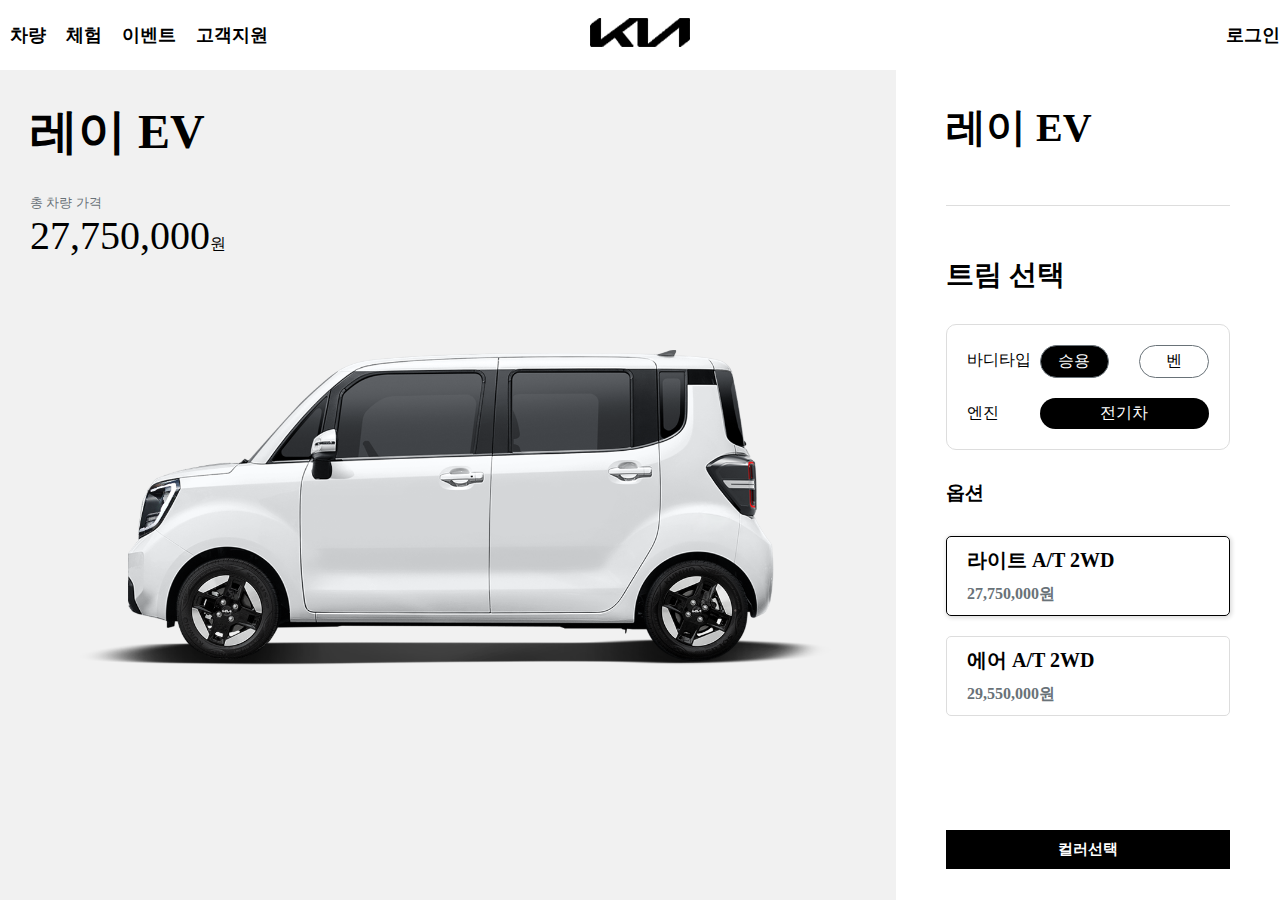
<file: estimate.html>
<!DOCTYPE html>
<html lang="ko">
<head>
    <meta charset="UTF-8">
    <meta name="viewport" content="width=device-width, initial-scale=1.0">
    <link rel="stylesheet" href="./css/common.css">
    <link rel="stylesheet" href="./css/estimate.css">
    <script src="https://code.jquery.com/jquery-1.12.4.js"></script>
    <title>estimate</title>
</head>
<body>
    <div id="wrap">
        <header>
            <ul>
                <li><a href="car_page.html">차량</a></li>
                <li><a href="application.html">체험</a></li>
                <li><a href="event.html">이벤트</a></li>
                <li><a href="FAQ.html">고객지원</a></li>
            </ul>
            <div class="logo"><a href="index.html"><img src="./img/index/kia_bl.png" alt="로고"></a></div>
            <div class="user"><a href="login.html">로그인</a></div>
        </header>
        <main>
            <section id="left_main">
                <div class="model_name">
                    <h1>레이 EV</h1>
                    <p>총 차량 가격</p>
                    <div class="price">
                        <p><span></span>원</p>
                    </div>
                </div>
                <div class="model_img_out">
                    <div class="model_img1">
                        <img src="./img/estimate/ray_Ev_sedan.png" alt="세단레이이미지">
                    </div>
                    <div class="model_img2">
                        <img src="./img/estimate/ray_Ev_van.png" alt="밴레이이미지">
                    </div>

                </div>
            </section>
            <section id="right_main">
                <div class="model_title">
                    <h1>레이 EV</h1>
                </div>
                <div class="trim">
                    <h1>트림 선택</h1>
                    <div class="trim_cho">
                        <div class="body_type_out">
                            <div class="body_type_name"><span>바디타입</span></div>
                        <div class="body_type">
                           <div class="body_type_box">
                            <input type="radio" class="body_type_btn" id="body_type_label1" name="body_label" value="sedan"  checked>
                           <label class="body_type_label_btn" for="body_type_label1">승용</label>
                           </div>
                           <div class="body_type_box">
                            <input type="radio" class="body_type_btn" id="body_type_label2" name="body_label" value="van" >
                           <label class="body_type_label_btn" for="body_type_label2">벤</label>
                           </div>
                        </div>
                        </div>
                        <div class="row body_type_out">
                            <div class="body_type_name"><span>엔진</span></div>
                            <div class="body_type">
                                <div class="body_type_box row_btn"><span>전기차</span></div>
                            </div>
                        </div>
                    </div>
                    <div class="trim_cho_type_outer">
                        <div class="trim_cho_type_outer_title">
                            <h3>옵션</h3>
                        </div>
                        <div class="trim_cho_type" id="sedan_type">
                            <div class="sedan_type_btn_div1">
                                <input type="radio" class="sedan_btn" id="sedan_type_label1" name="sedan_label" value="light" >
                                <label class="option_type_label" for="sedan_type_label1">
                                    <span>라이트 A/T 2WD</span>
                                    <span>27,750,000원</span>
                                </label>
                            </div>
                            <div class="sedan_type_btn_div2">
                                <input type="radio" class="sedan_btn" id="sedan_type_label2" name="sedan_label" value="air">
                                <label class="option_type_label" for="sedan_type_label2">
                                    <span>에어 A/T 2WD</span>
                                    <span>29,550,000원</span>
                                </label>
                            </div>
                        </div>
                        <div class="trim_cho_type" id="van_type">
                            <div class="van_type_btn_div1">
                                <input type="radio" class="van_btn" id="van_type_label1" name="van_label" value="van_light" checked>
                                <label class="option_type_label" for="van_type_label1">
                                    <span>밴 라이트 A/T 2WD</span>
                                    <span>27,450,000원</span>
                                </label>
                            </div>
                            <div class="van_type_btn_div2">
                                <input type="radio" class="van_btn" id="van_type_label2" name="van_label" value="van_air">
                                <label class="option_type_label" for="van_type_label2">
                                    <span>밴 에어 A/T 2WD</span>
                                    <span>27,950,000원</span>
                                </label>
                            </div>
                            <div class="van_type_btn_div3">
                                <input type="radio" class="van_btn" id="van_type_label3" name="van_label" value="van_light1">
                                <label class="option_type_label" for="van_type_label3">
                                    <span>밴 라이트 A/T 2WD(1인승)</span>
                                    <span>27,350,000원</span>
                                </label>
                            </div>
                            <div class="van_type_btn_div4">
                                <input type="radio" class="van_btn" id="van_type_label4" name="van_label" value="van_air1">
                                <label class="option_type_label" for="van_type_label4">
                                    <span>밴 에어 A/T 2WD(1인승)</span>
                                    <span>27,800,000원</span>
                                </label>
                            </div>
                        </div>
                    </div>
                </div>
                
            </section>
            <div class="next_btn">
                <div><button>컬러선택</button></div>
            </div>
        </main>
        
    </div>
    <script src="./js/estimate.js"></script>
</body>
</html>
</file>
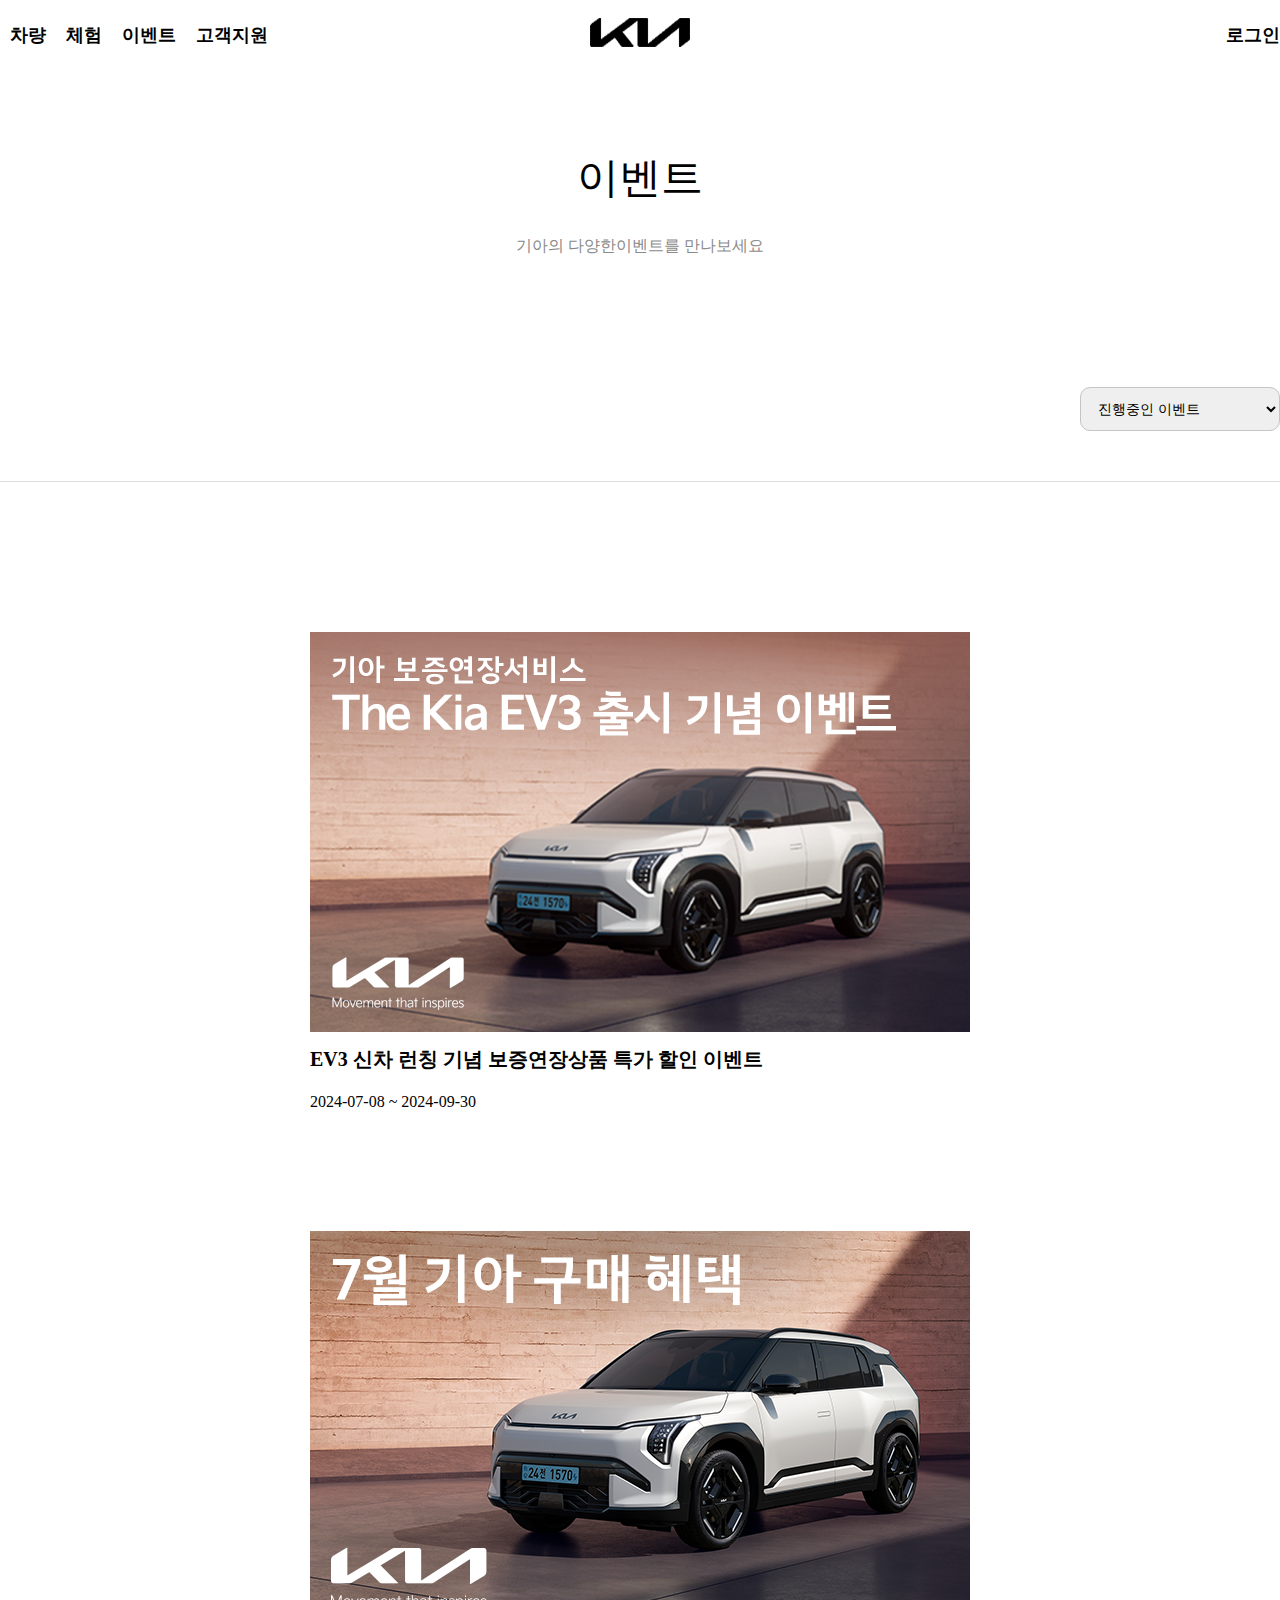
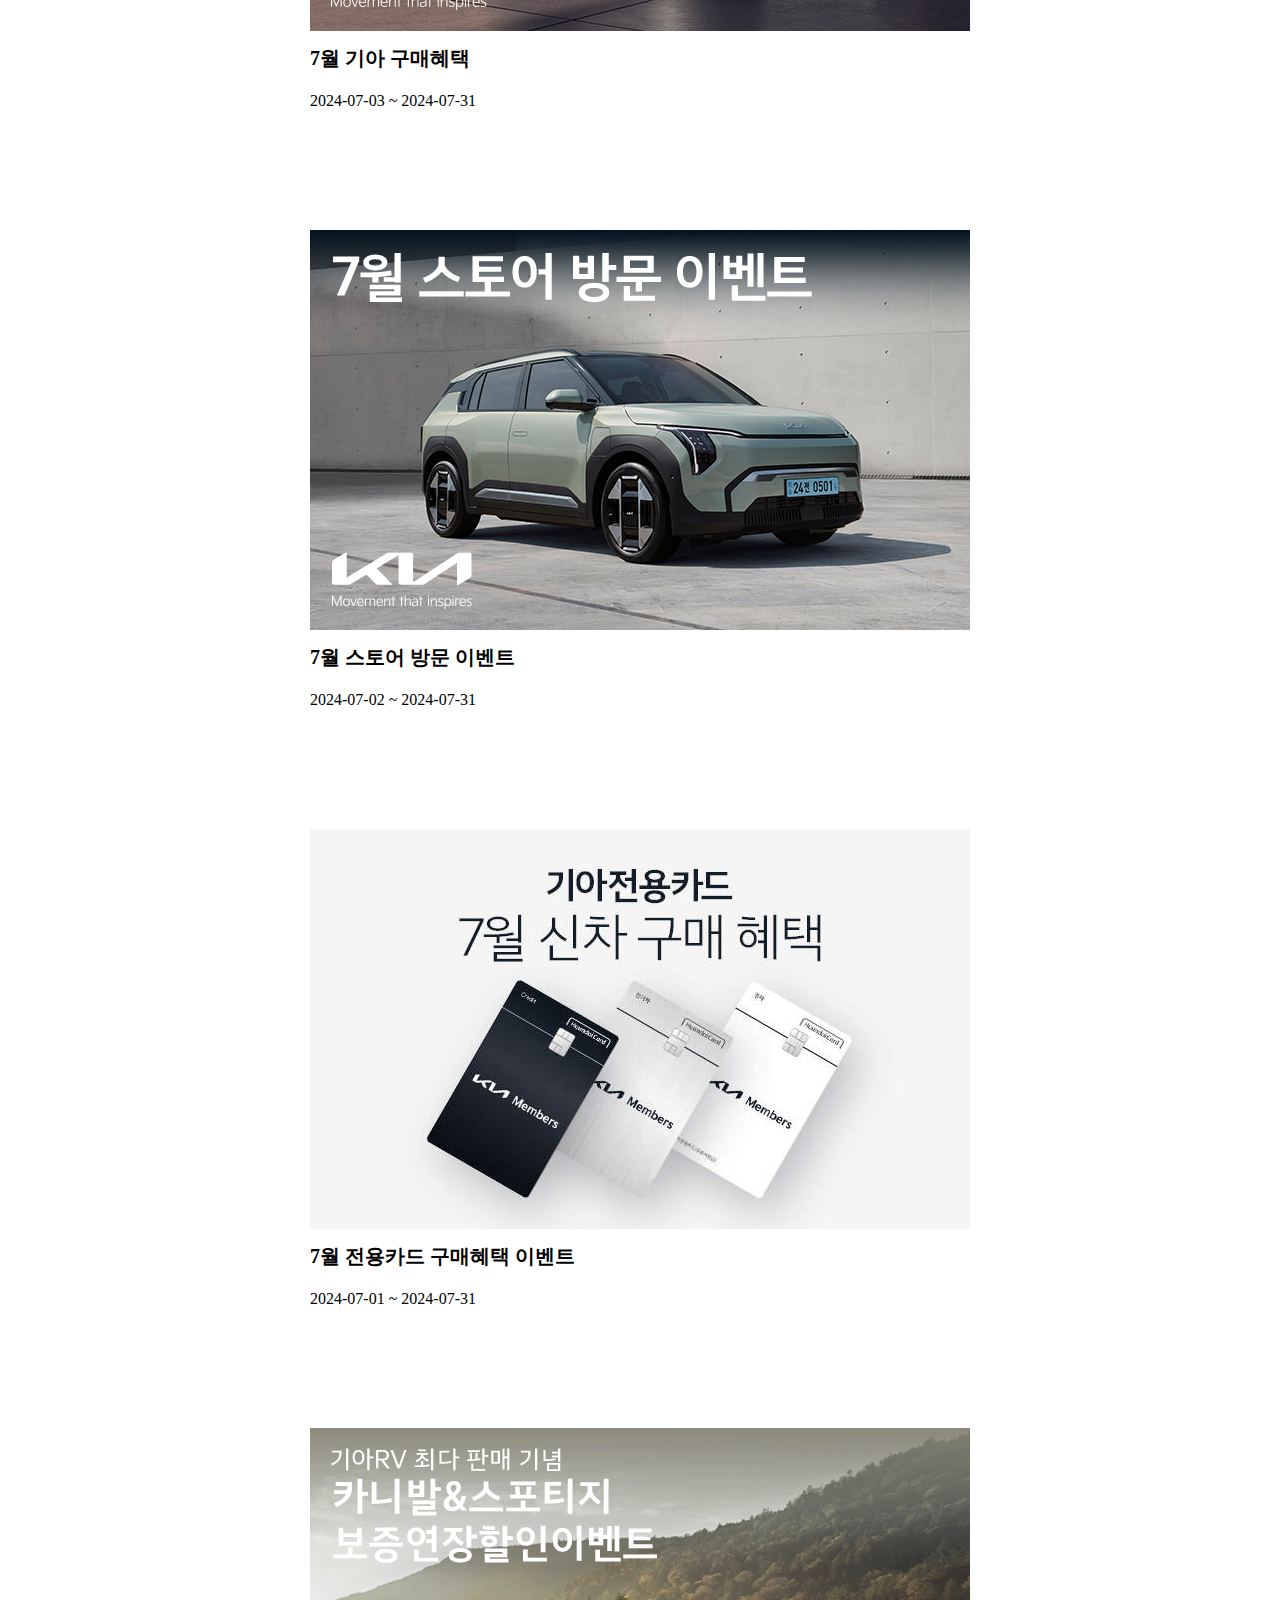
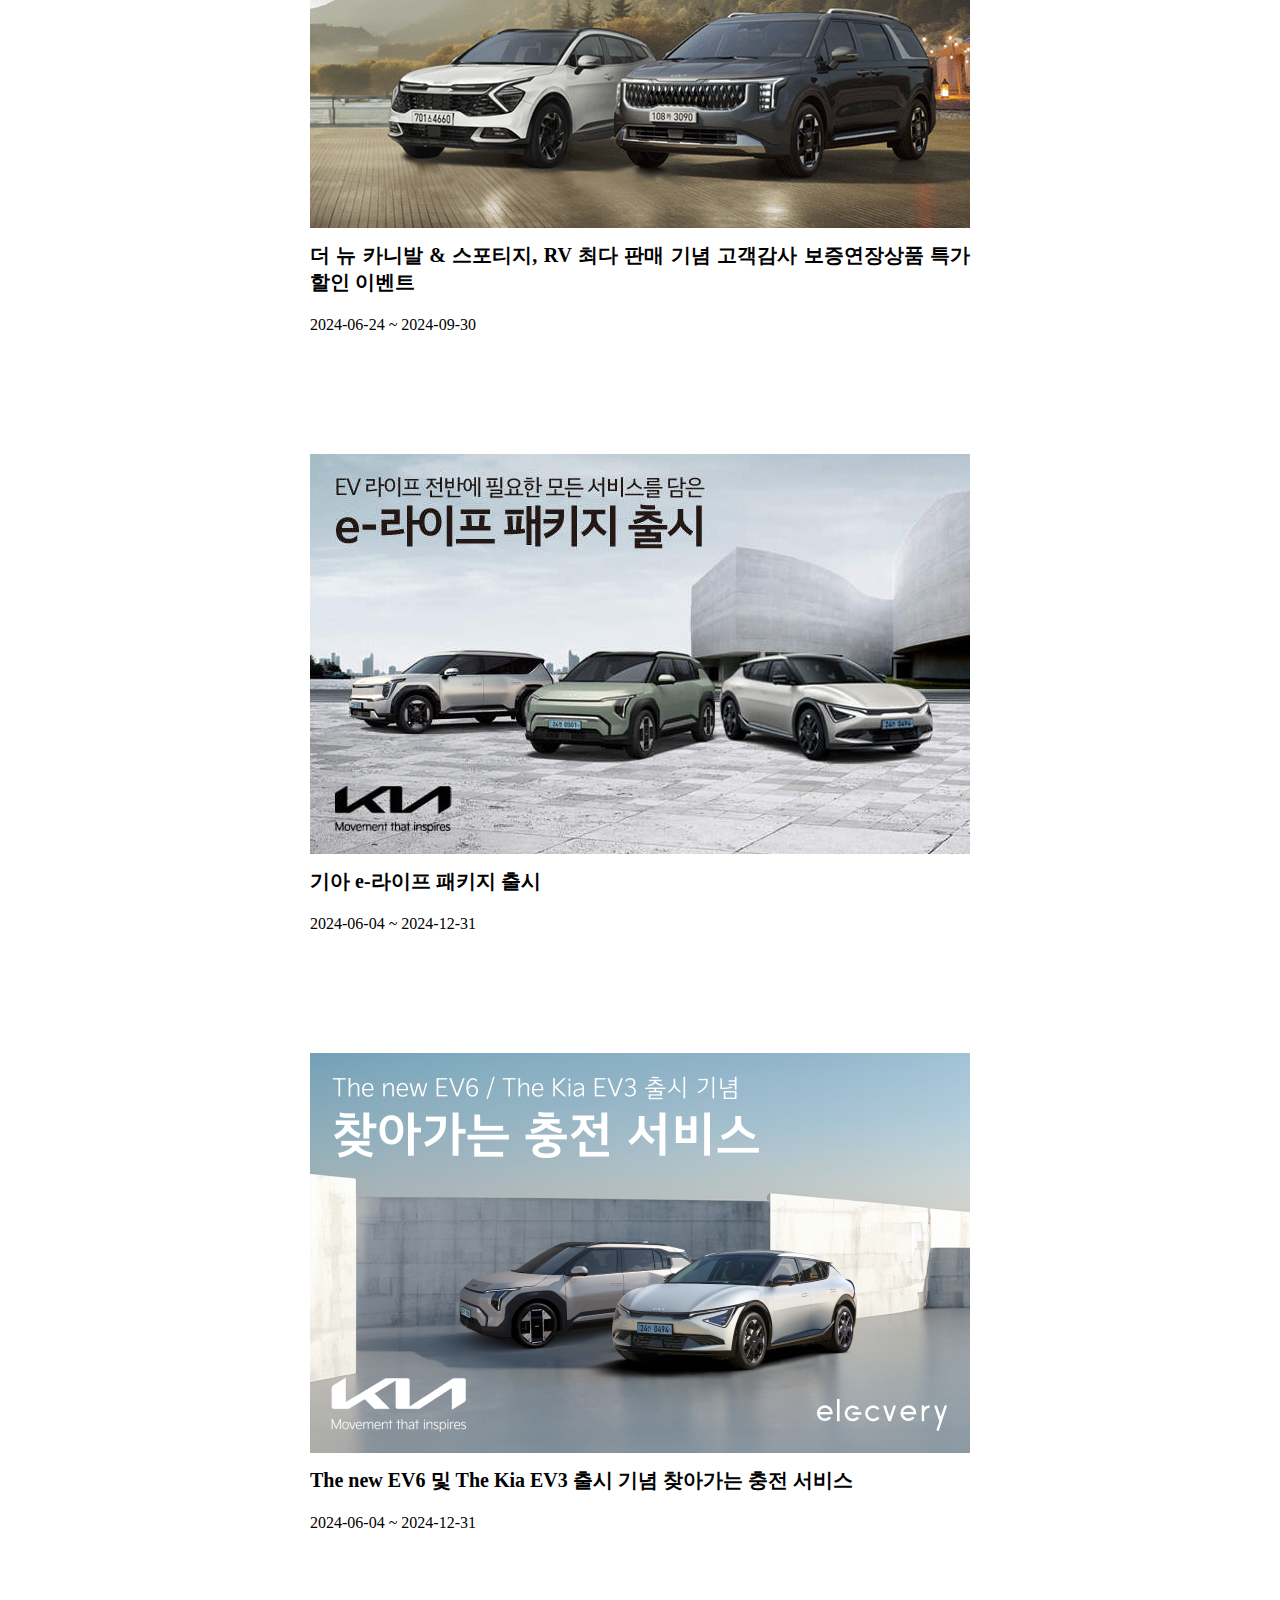
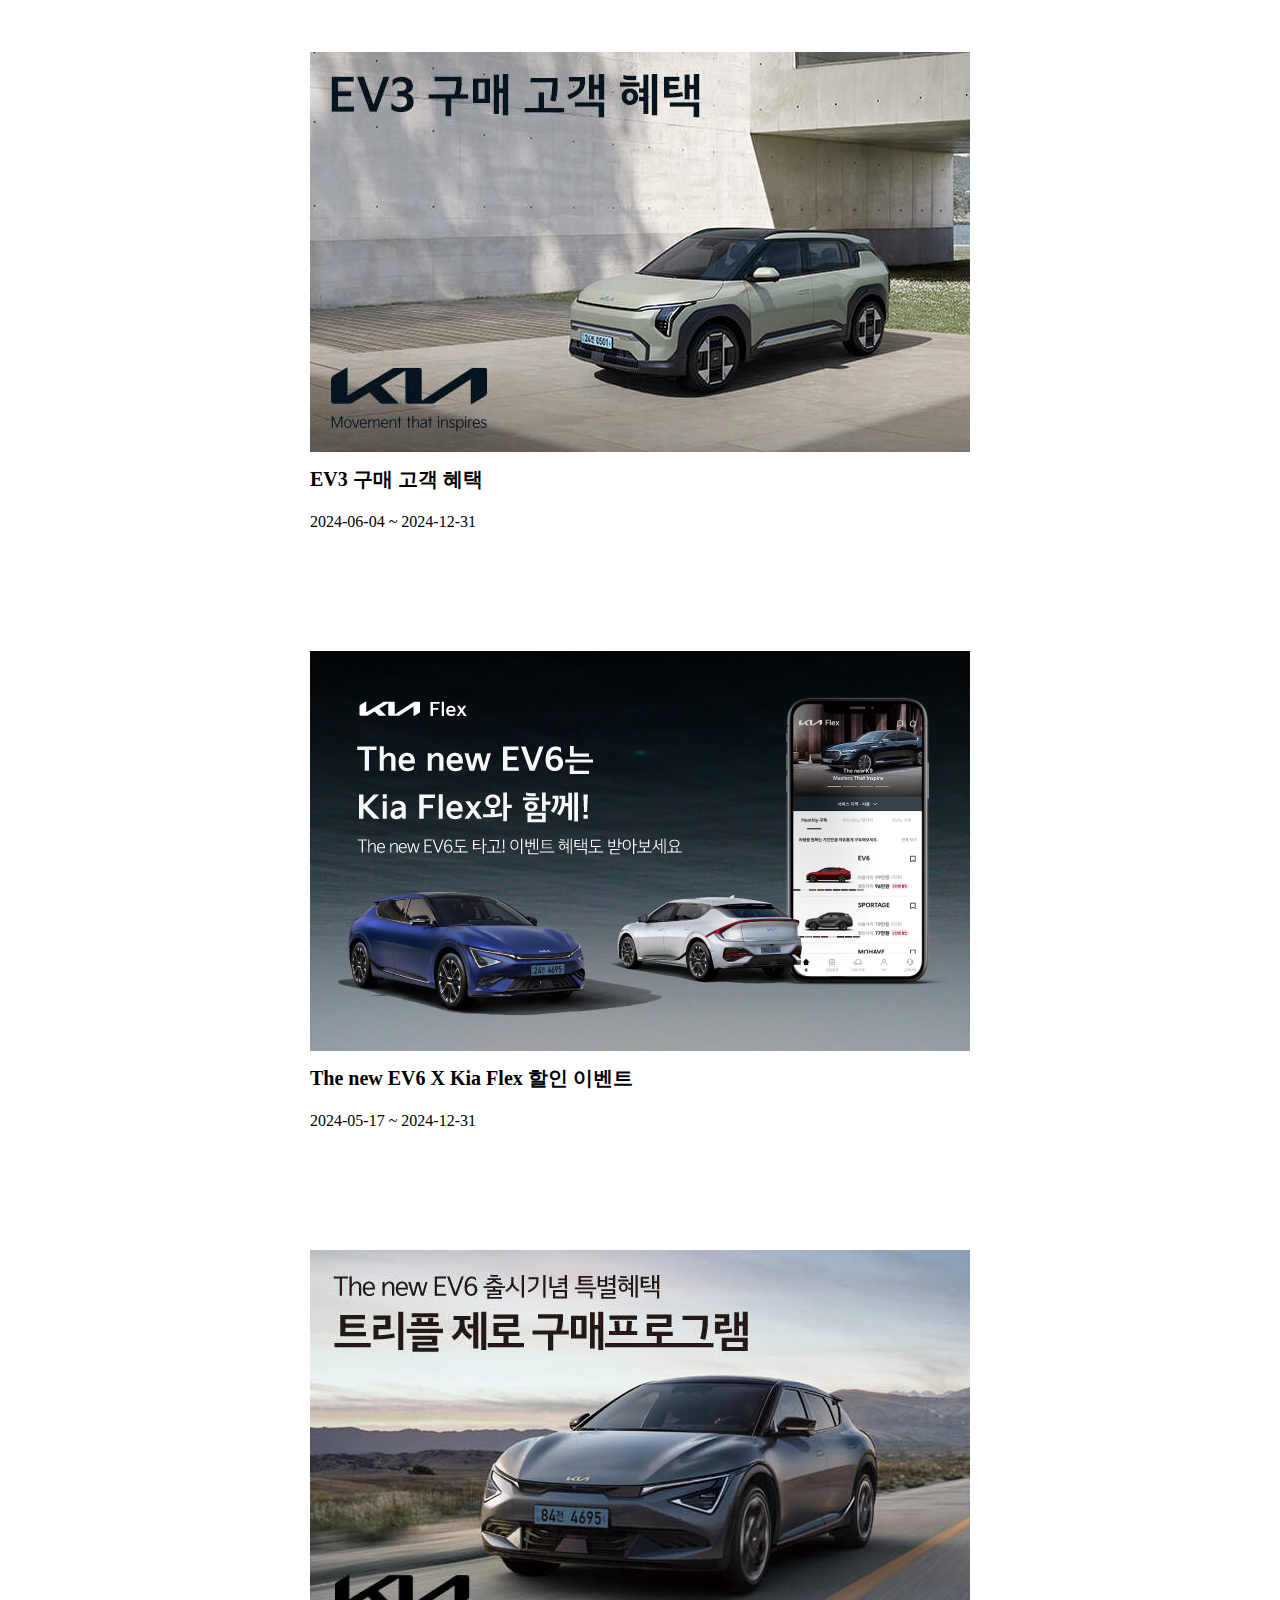
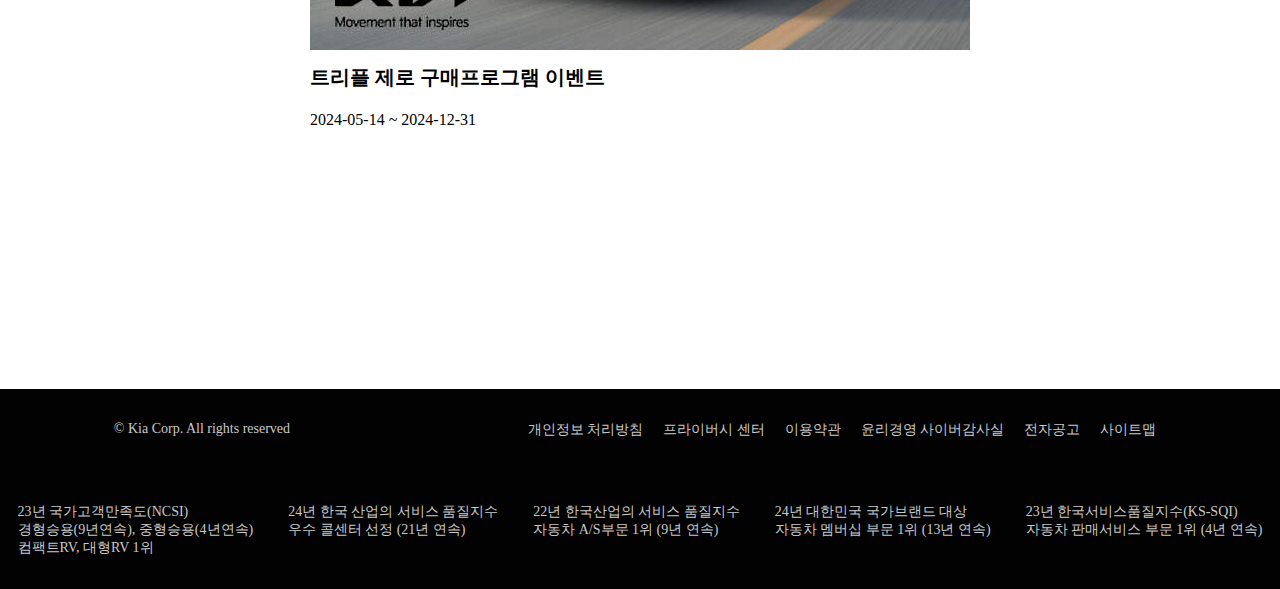
<file: event.html>
<!DOCTYPE html>
<html lang="ko">

<head>
    <meta charset="UTF-8">
    <meta name="viewport" content="width=device-width, initial-scale=1.0">
    <link rel="stylesheet" href="./css/common.css">
    <link rel="stylesheet" href="./css/event.css">
    <script src="https://code.jquery.com/jquery-1.12.4.js"></script>

    <title>event</title>
</head>

<body>
    <div id="wrap">
        <header>
            <ul>
                <li><a href="car_page.html">차량</a></li>
                <li><a href="application.html">체험</a></li>
                <li><a href="event.html">이벤트</a></li>
                <li><a href="FAQ.html">고객지원</a></li>
            </ul>
            <div class="logo"><a href="index.html"><img src="./img/index/kia_bl.png" alt="로고"></a></div>
            <div class="user"><a href="login.html">로그인</a></div>
        </header>
        <div class="top">
            <div class="title">
                <h1>이벤트</h1>
                <p>기아의 다양한이벤트를 만나보세요</p>
            </div>
            <div class="btn_outer">
                <div class="btn_inner">
                    <select id="event_btn">
                        <option class="op_btn" value="ing" selected>진행중인 이벤트</option>
                        <option class="op_btn" value="end">종료된 이벤트</option>
                        <option class="op_btn" value="win">당첨자 발표</option>
                    </select>
                </div>
            </div>
        </div>
        <div class="sec">
            <div class="content">
                <div class="event_inner">
                    <div class="event_list" id="ing">
                        <div class="event_item">
                            <div class="event_img">
                                <img src="./img/event/evnent_item1.png" alt="진행중인이벤트이미지1">
                            </div>
                            <div class="event_name">
                                <p>EV3 신차 런칭 기념 보증연장상품 특가 할인 이벤트</p>
                            </div>
                            <div class="event_date"><span>2024-07-08 ~ 2024-09-30</span></div>
                        </div>
                        <div class="event_item">
                            <div class="event_img">
                                <img src="./img/event/evnent_item2.png" alt="진행중인이벤트이미지2">
                            </div>
                            <div class="event_name">
                                <p>7월 기아 구매혜택</p>
                            </div>
                            <div class="event_date"><span>2024-07-03 ~ 2024-07-31</span></div>
                        </div>
                        <div class="event_item">
                            <div class="event_img">
                                <img src="./img/event/evnent_item3.png" alt="진행중인이벤트이미지3">
                            </div>
                            <div class="event_name">
                                <p>7월 스토어 방문 이벤트</p>
                            </div>
                            <div class="event_date"><span>2024-07-02 ~ 2024-07-31</span></div>
                        </div>
                        <div class="event_item">
                            <div class="event_img">
                                <img src="./img/event/evnent_item4.jpg" alt="진행중인이벤트이미지4">
                            </div>
                            <div class="event_name">
                                <p>7월 전용카드 구매혜택 이벤트</p>
                            </div>
                            <div class="event_date"><span>2024-07-01 ~ 2024-07-31</span></div>
                        </div>
                        <div class="event_item">
                            <div class="event_img">
                                <img src="./img/event/evnent_item5.png" alt="진행중인이벤트이미지5">
                            </div>
                            <div class="event_name">
                                <p>더 뉴 카니발 & 스포티지, RV 최다 판매 기념 고객감사 보증연장상품 특가 할인 이벤트</p>
                            </div>
                            <div class="event_date"><span>2024-06-24 ~ 2024-09-30</span></div>
                        </div>
                        <div class="event_item">
                            <div class="event_img">
                                <img src="./img/event/evnent_item6.jpg" alt="진행중인이벤트이미지6">
                            </div>
                            <div class="event_name">
                                <p>기아 e-라이프 패키지 출시</p>
                            </div>
                            <div class="event_date"><span>2024-06-04 ~ 2024-12-31</span></div>
                        </div>
                        <div class="event_item">
                            <div class="event_img">
                                <img src="./img/event/evnent_item7.png" alt="진행중인이벤트이미지7">
                            </div>
                            <div class="event_name">
                                <p>The new EV6 및 The Kia EV3 출시 기념 찾아가는 충전 서비스</p>
                            </div>
                            <div class="event_date"><span>2024-06-04 ~ 2024-12-31</span></div>
                        </div>
                        <div class="event_item">
                            <div class="event_img">
                                <img src="./img/event/evnent_item8.jpg" alt="진행중인이벤트이미지8">
                            </div>
                            <div class="event_name">
                                <p>EV3 구매 고객 혜택</p>
                            </div>
                            <div class="event_date"><span>2024-06-04 ~ 2024-12-31</span></div>
                        </div>
                        <div class="event_item">
                            <div class="event_img">
                                <img src="./img/event/evnent_item9.png" alt="진행중인이벤트이미지9">
                            </div>
                            <div class="event_name">
                                <p>The new EV6 X Kia Flex 할인 이벤트</p>
                            </div>
                            <div class="event_date"><span>2024-05-17 ~ 2024-12-31</span></div>
                        </div>
                        <div class="event_item">
                            <div class="event_img">
                                <img src="./img/event/evnent_item10.jpg" alt="진행중인이벤트이미지10">
                            </div>
                            <div class="event_name">
                                <p>트리플 제로 구매프로그램 이벤트</p>
                            </div>
                            <div class="event_date"><span>2024-05-14 ~ 2024-12-31</span></div>
                        </div>
                    </div>
                    <div class="event_list " id="end">
                        <div class="event_item">
                            <div class="event_img end_img">
                                <img src="./img/event/event_end_img1.png" alt="종료된이벤트이미지1">
                            </div>
                            <div class="event_name">
                                <p>기아 큐레이터 2기 모집</p>
                            </div>
                            <div class="event_date"><span>2024-06-21 ~ 2024-07-08</span></div>
                        </div>
                        <div class="event_item">
                            <div class="event_img end_img">
                                <img src="./img/event/event_end_img2.jpg" alt="종료된이벤트이미지2">
                            </div>
                            <div class="event_name">
                                <p>The new EV6 3박 4일 시승 이벤트</p>
                            </div>
                            <div class="event_date"><span>2024-06-17 ~ 2024-06-30</span></div>
                        </div>
                        <div class="event_item">
                            <div class="event_img end_img">
                                <img src="./img/event/event_end_img3.jpg" alt="종료된이벤트이미지3">
                            </div>
                            <div class="event_name">
                                <p>기아 크리에이터 7기 모집</p>
                            </div>
                            <div class="event_date"><span>2024-06-14 ~ 2024-07-01</span></div>
                        </div>
                        <div class="event_item">
                            <div class="event_img end_img">
                                <img src="./img/event/event_end_img4.png" alt="종료된이벤트이미지4">
                            </div>
                            <div class="event_name">
                                <p>6월 기아 구매 혜택</p>
                            </div>
                            <div class="event_date"><span>2024-06-01 ~ 2024-06-30</span></div>
                        </div>
                        <div class="event_item">
                            <div class="event_img end_img">
                                <img src="./img/event/event_end_img5.png" alt="종료된이벤트이미지5">
                            </div>
                            <div class="event_name">
                                <p>6월 기아 스토어 방문 이벤트</p>
                            </div>
                            <div class="event_date"><span>2024-06-01 ~ 2024-06-30</span></div>
                        </div>
                        <div class="event_item">
                            <div class="event_img end_img">
                                <img src="./img/event/event_end_img6.jpg" alt="종료된이벤트이미지6">
                            </div>
                            <div class="event_name">
                                <p>6월 전용카드 구매혜택 이벤트</p>
                            </div>
                            <div class="event_date"><span>2024-06-01 ~ 2024-06-30</span></div>
                        </div>
                        <div class="event_item">
                            <div class="event_img end_img">
                                <img src="./img/event/event_end_img7.jpg" alt="종료된이벤트이미지7">
                            </div>
                            <div class="event_name">
                                <p>The Kia EV3 얼리체크인 이벤트</p>
                            </div>
                            <div class="event_date"><span>2024-05-10 ~ 2024-06-06</span></div>
                        </div>
                        <div class="event_item">
                            <div class="event_img end_img">
                                <img src="./img/event/event_end_img8.jpg" alt="종료된이벤트이미지8">
                            </div>
                            <div class="event_name">
                                <p>더 기아 타스만 디자인 대회</p>
                            </div>
                            <div class="event_date"><span>2024-05-03 ~ 2024-05-31</span></div>
                        </div>
                        <div class="event_item">
                            <div class="event_img end_img">
                                <img src="./img/event/event_end_img9.png" alt="종료된이벤트이미지9">
                            </div>
                            <div class="event_name">
                                <p>5월 기아 스토어 방문 이벤트</p>
                            </div>
                            <div class="event_date"><span>2024-05-02 ~ 2024-05-31</span></div>
                        </div>
                        <div class="event_item">
                            <div class="event_img end_img">
                                <img src="./img/event/event_end_img10.png" alt="종료된이벤트이미지10">
                            </div>
                            <div class="event_name">
                                <p>5월 기아 특별 구매혜택</p>
                            </div>
                            <div class="event_date"><span>2024-05-01 ~ 2024-05-31</span></div>
                        </div>
                    </div>
                    <div class="event_list " id="win">
                        <div class="event_item">
                            <div class="event_img">
                                <img src="./img/event/event_win_img1.png" alt="당첨자발표이미지1">
                            </div>
                            <div class="event_name">
                                <p>6월 기아 스토어 방문 이벤트</p>
                            </div>
                            <div class="event_date"><span>2024-06-01 ~ 2024-06-30</span></div>
                        </div>
                        <div class="event_item">
                            <div class="event_img">
                                <img src="./img/event/event_win_img2.png" alt="당첨자발표이미지2">
                            </div>
                            <div class="event_name">
                                <p>더 기아 타스만 디자인 대회 수상작 발표</p>
                            </div>
                            <div class="event_date"><span>2024-05-03 ~ 2024-05-31</span></div>
                        </div>
                        <div class="event_item">
                            <div class="event_img">
                                <img src="./img/event/event_win_img3.png" alt="당첨자발표이미지3">
                            </div>
                            <div class="event_name">
                                <p>5월 기아 스토어 방문 이벤트</p>
                            </div>
                            <div class="event_date"><span>2024-05-02 ~ 2024-05-31</span></div>
                        </div>
                        <div class="event_item">
                            <div class="event_img">
                                <img src="./img/event/event_win_img4.jpg" alt="당첨자발표이미지4">
                            </div>
                            <div class="event_name">
                                <p>더 뉴 모닝 계약 고객 초보운전 연수 지원 이벤트</p>
                            </div>
                            <div class="event_date"><span>2023-07-18 ~ 2023-08-18</span></div>
                        </div>

                    </div>
                </div>

            </div>
        </div>
        <footer>
            <div class="footer_top">
                <p>© Kia Corp. All rights reserved</p>
            <ul>
                <li>개인정보 처리방침</li>
                <li>프라이버시 센터</li>
                <li>이용약관</li>
                <li>윤리경영 사이버감사실</li>
                <li>전자공고</li>
                <li>사이트맵</li>
            </ul>
            </div>
            <div class="footer_bottom">
                <ul>
                    <li>23년 국가고객만족도(NCSI)<br>
                        경형승용(9년연속), 중형승용(4년연속)<br>
                        컴팩트RV, 대형RV 1위
                    </li>
                    <li>
                        24년 한국 산업의 서비스 품질지수<br>
                        우수 콜센터 선정 (21년 연속)
                    </li>
                    <li>
                        22년 한국산업의 서비스 품질지수<br>
                        자동차 A/S부문 1위 (9년 연속)
                    </li>
                    <li>
                        24년 대한민국 국가브랜드 대상<br>
                        자동차 멤버십 부문 1위 (13년 연속)
                    </li>
                    <li>
                        23년 한국서비스품질지수(KS-SQI)<br>
                        자동차 판매서비스 부문 1위 (4년 연속)

                    </li>
                </ul>
            </div>
        </footer>
        <div class="retop_btn">
        </div>
    </div>
    <script src="./js/event.js"></script>
</body>

</html>
</file>
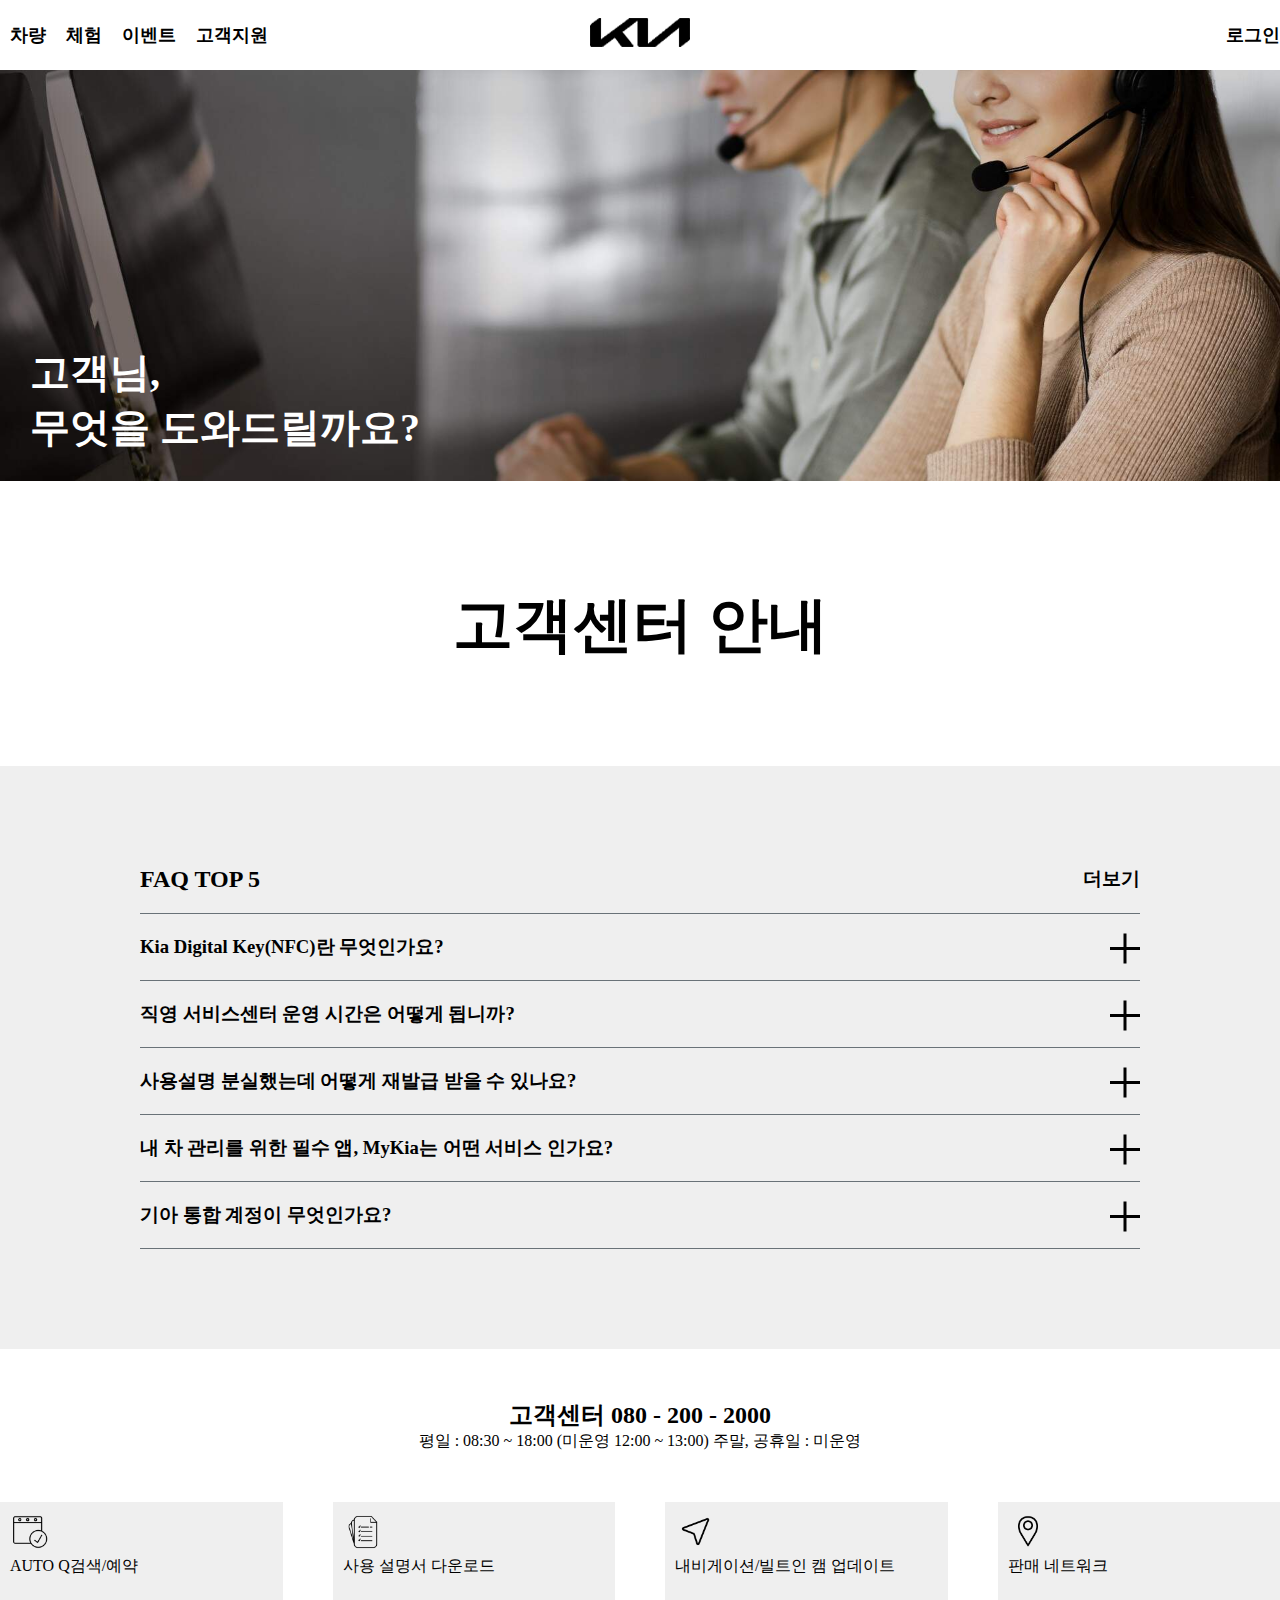
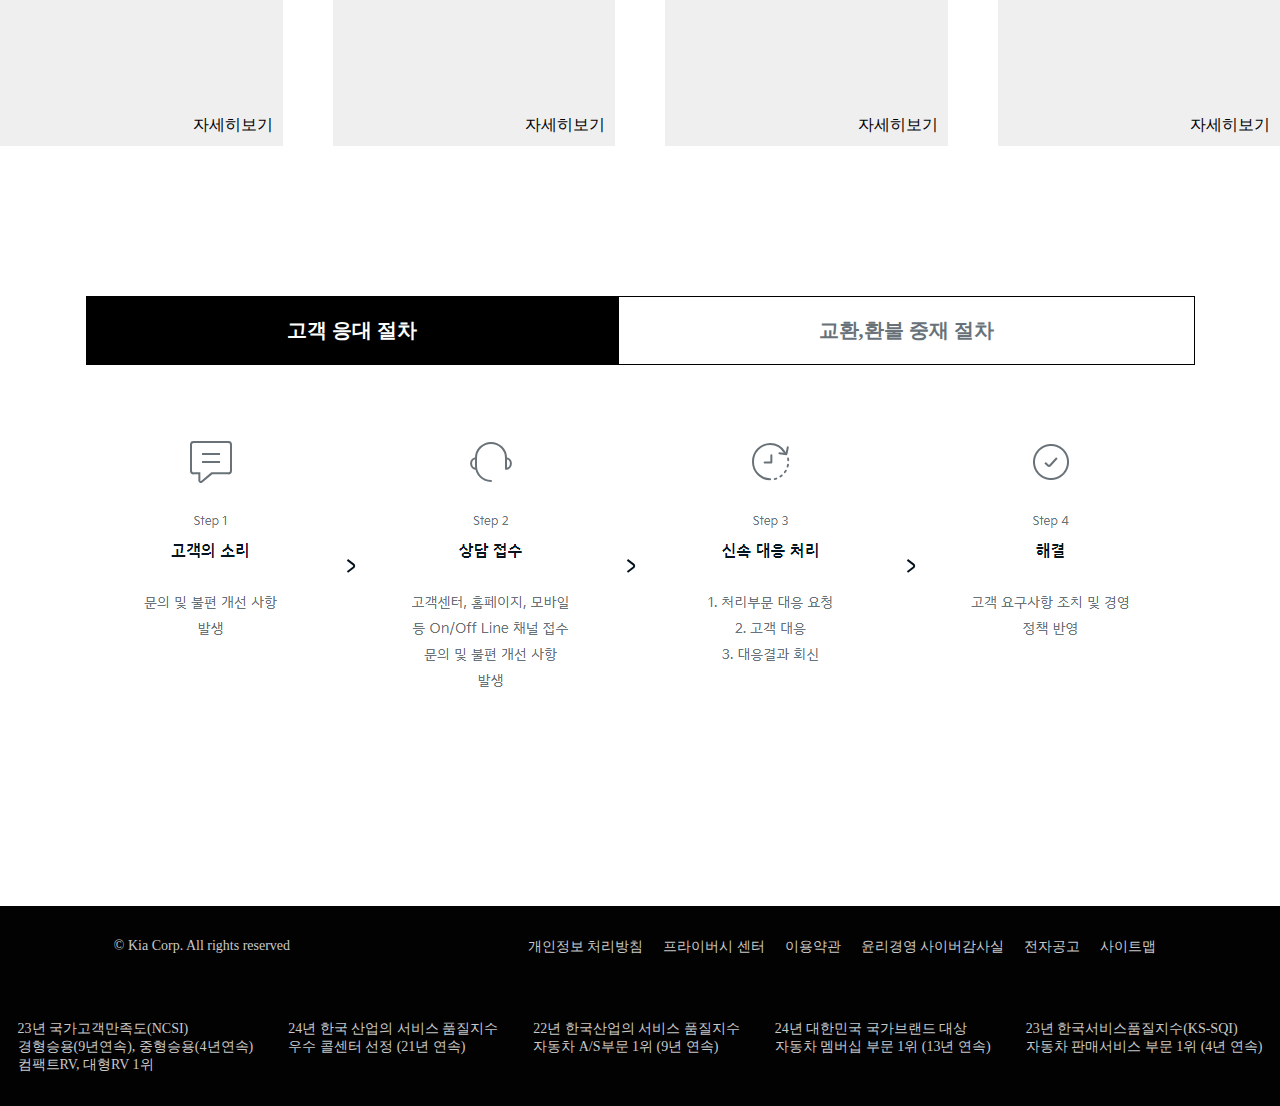
<file: FAQ.html>
<!DOCTYPE html>
<html lang="ko">

<head>
    <meta charset="UTF-8">
    <meta name="viewport" content="width=device-width, initial-scale=1.0">
    <link rel="stylesheet" href="./css/common.css">
    <link rel="stylesheet" href="./css/FAQ.css">
    <script src="https://code.jquery.com/jquery-1.12.4.js"></script>

    <title>FAQ</title>
</head>

<body>
    <div id="wrap">
        <header>
            <ul>
                <li><a href="car_page.html">차량</a></li>
                <li><a href="application.html">체험</a></li>
                <li><a href="event.html">이벤트</a></li>
                <li><a href="FAQ.html">고객지원</a></li>
            </ul>
            <div class="logo"><a href="index.html"><img src="./img/index/kia_bl.png" alt="로고"></a></div>
            <div class="user"><a href="login.html">로그인</a></div>
        </header>
        <div class="banner">
            <img src="./img/FAQ/banner.jpg" alt="배너이미지">
            <div class="banner_font">
                <p>고객님,<br> 무엇을 도와드릴까요?</p>
            </div>
        </div>
        <main>
            <section class="sec">
                <div class="title">
                    <h1>고객센터 안내</h1>
                </div>
                <div class="FAQ">
                    <div class="FAQ_inner">
                        <div class="accordion_title">
                            <h2>FAQ TOP 5</h2>
                            <a href="">
                                <h3>더보기</h3>
                            </a>
                        </div>
                        <div class="accordion_list">
                            <div class="accordion_item">
                                <div class="acco_btn">
                                    <h3>Kia Digital Key(NFC)란 무엇인가요?</h3>
                                    <div class="btn_icon">
                                        <div class="line wid"></div>
                                        <div class="line hei"></div>
                                    </div>
                                </div>
                                <div class="acco_p">
                                    <p>
                                        Kia Digital Key는 NFC 안테나가 장착된 스마트폰 또는 카드 키로 차량의 도어를 열고 시동을 걸 수 있는 새로운 서비스입니다.
                                        <br><br>
                                        <span>Kia Digital Key NFC 카드 키</span> <br>
                                        Kia Digital Key NFC 카드 키는 최초 1회 차량 등록 후 사용 가능하며, 도어 핸들에 카드를 태그 하여 차량에 출입하실 수
                                        있습니다.
                                        출입 후, 무선 충전 패드에 카드를 거치한 뒤 차량의 시동을 걸 수 있습니다.

                                    </p>
                                    <a href="">NFC 카드 키 등록 방법</a>
                                    <img src="./img/FAQ/acco_img1.png" alt="카트키등록이미지">
                                </div>
                            </div>
                            <div class="accordion_item">
                                <div class="acco_btn">
                                    <h3>직영 서비스센터 운영 시간은 어떻게 됩니까?</h3>
                                    <div class="btn_icon">
                                        <div class="line wid"></div>
                                        <div class="line hei"></div>
                                    </div>
                                </div>
                                <div class="acco_p">
                                    <p>
                                        직영 서비스센터의 업무시간은 평일(월~금) 08:30~17:30까지 이며, 중식시간은 12:30~13:30 입니다.<br>
                                        직영서비스센터는 예약제로 운영되므로 방문 전 사전 예약 바랍니다. <br><br>
                                        <span>토탈 예약 센터 안내 (1899-0200) </span><br>
                                        전화 한통으로 고객님과 가장 가까운 서비스 네트워크에서 정비서비스를 받을 수 있도록 사전 예약을 접수하고 있습니다.
                                    </p>
                                    <a href="">AUTO Q 검색/예약</a>
                                </div>
                            </div>
                            <div class="accordion_item">

                                <div class="acco_btn">
                                    <h3>사용설명 분실했는데 어떻게 재발급 받을 수 있나요?</h3>
                                    
                                    <div class="btn_icon">
                                        <div class="line wid"></div>
                                        <div class="line hei"></div>
                                    </div>
                                </div>
                                <div class="acco_p">
                                    <p>
                                        사용설명서 분실 및 중고차 구입을 하신 경우에는 기아멤버스 홈페이지를 통해 보실 수 있습니다.
                                    </p>
                                    <a href="">사용 설명서</a>
                                   
                                </div>
                            </div>
                            <div class="accordion_item">

                                <div class="acco_btn">
                                    <h3>내 차 관리를 위한 필수 앱, MyKia는 어떤 서비스 인가요? </h3>
                                    <div class="btn_icon">
                                        <div class="line wid"></div>
                                        <div class="line hei"></div>
                                    </div>
                                </div>
                                <div class="acco_p">
                                    <p>
                                        <span>나만의 꼼꼼한 개인비서, 더욱 강화된 개인화 서비스</span><br>
                                        · 날씨, 차량 상태를 포함 사용자 데이터 기반 개인 맞춤형 화면과 콘텐츠를 제공합니다.<br>
                                        · 차량 운행 후 안전운전 점수 및 운전 습관 데이터를 MyKia를 통해 확인해 보세요.<br>
                                        · 정기 점검, 보증 및 리콜 정보까지 꼼꼼하게 챙겨주고, 가까운 정비소 검색과 손쉬운 예약을 도와줍니다.<br>
                                        * 서비스 이용은 차종 및 사양에 따라 상이할 수 있으며, 일부 서비스는 datahub 서비스 가입 및 이용 동의 필요<br><br>
                                        
                                        <span>더욱 똑똑해진 차계부로, 스마트하고 편리한 '차량관리'</span><br>
                                        · 정비 이력 확인, 소모품 관리, 주유/EV 충전 내역, 자동차 할부 정보 등 내 차와 관련된 모든 비용을 한눈에 관리할 수 있습니다.<br>
                                        · 항목별, 월별 리포트를 통해 지출 내역을 점검하고 전월과 비교하여 소비습관을 확인해 보세요.<br><br>
                                        <span>EVerything for EV, EV 고객을 위한 특화 서비스</span><br>
                                        · 기아 EV 멤버스 가입 하나로, 충전 걱정 끝! 충전 로밍 서비스와 구독형 충전 요금제, <br>이 모든 것을 기아멤버스 포인트로 결제할 수 있는
                                        EV멤버스 혜택까지 EV고객만을 위한 다양한 특화 프로그램과 차별화된 혜택을 제공합니다.<br><br>
                                        <span>기아 온라인 통합 회원을 위한 다양한 혜택과 이벤트</span><br>                                        
                                        · MyKia에 가입한 하나의 ID로 기아에서 제공하는 다양한 서비스를 이용하실 수 있습니다.<br>
                                        (기아닷컴, 기아멤버스 홈페이지, 기아 디지털 키, Kia Connect 등)<br>
                                        * 기아 디지털 키, Kia Connect 등 일부 서비스는 별도 서비스 가입 및 이용 동의 필요
                                    </p>
                                </div>
                            </div>
                            <div class="accordion_item">

                                <div class="acco_btn">
                                    <h3>기아 통합 계정이 무엇인가요? </h3>
                                    <div class="btn_icon">
                                        <div class="line wid"></div>
                                        <div class="line hei"></div>
                                    </div>
                                </div>
                                <div class="acco_p">
                                    <p>
                                        기아 통합 계정은, 기아닷컴 / 기아멤버스 홈페이지 / MyKia 모바일 앱 / 기아 디지털키 / Kia Connect 등<br> 기아에서 제공하는
                                        서비스를 사용하기 위한 계정으로, 하나의 ID로 모든 서비스를 이용할 수 있습니다.<br>
                                        * 단, 로그인 후 각 서비스 별로 추가적인 서비스 가입이 필요합니다.<br>
                                        * 기아닷컴 / 기아멤버스 홈페이지 / MyKia에 가입 시도 시, 정상적으로 가입이 이루어지지 않은 경우에는 기타 서비스(Kia Connect
                                        등)의 가입 여부를 먼저 점검해 보시기 바랍니다. 타 서비스 가입 이력이 있다면 별도 가입 절차 없이 해당 ID로 로그인 및 서비스 이용
                                        가능합니다.
                                    </p>
                                </div>
                            </div>
                        </div>
                    </div>
                </div>
                <div class="FAQ_time">
                    <h2>고객센터 080 - 200 - 2000</h2>
                    <p>평일 : 08:30 ~ 18:00 (미운영 12:00 ~ 13:00)     주말, 공휴일 : 미운영</p>
                </div>
                <div class="link_btn_list">
                    <div class="link_btn">
                        <div><img src="./img/FAQ/lin_btn_icon1.png" alt="검색예약아이콘"></div>
                        <span>AUTO Q검색/예약</span>
                        <p>자세히보기</p>
                    </div>
                    <div class="link_btn">
                        <div><img src="./img/FAQ/lin_btn_icon2.png" alt="설명서아이콘"></div>
                        <span>사용 설명서 다운로드</span>
                        <p>자세히보기</p>
                    </div>
                    <div class="link_btn">
                        <div><img src="./img/FAQ/lin_btn_icon3.png" alt="내비/캠아이콘"></div>
                        <span>내비게이션/빌트인 캠 업데이트</span>
                        <p>자세히보기</p>
                    </div>
                    <div class="link_btn">
                        <div><img src="./img/FAQ/lin_btn_icon4.png" alt="판매아이콘"></div>
                        <span>판매 네트워크</span>
                        <p>자세히보기</p>
                    </div>
                </div>
                <div class="as_outer">
                        <div class="as_btn_outer">
                            <div class="as_btn as_b1 color">
                                <p>고객 응대 절차</p>
                            </div>
                            <div class="as_btn as_b2">
                                <p>교환,환불 중재 절차</p>
                            </div>
                        </div>
                        <div class="as_img_outer">
                            <div class="as_img1 block"><img src="./img/FAQ/asimg.PNG" alt="응대절차이미지"></div>
                            <div class="as_img2"><img src="./img/FAQ/asimg2.PNG" alt="교환,환불이미지"></div>
                        </div>
                </div>
            </section>
            
        </main>
        <footer>
            <div class="footer_top">
                <p>© Kia Corp. All rights reserved</p>
            <ul>
                <li>개인정보 처리방침</li>
                <li>프라이버시 센터</li>
                <li>이용약관</li>
                <li>윤리경영 사이버감사실</li>
                <li>전자공고</li>
                <li>사이트맵</li>
            </ul>
            </div>
            <div class="footer_bottom">
                <ul>
                    <li>23년 국가고객만족도(NCSI)<br>
                        경형승용(9년연속), 중형승용(4년연속)<br>
                        컴팩트RV, 대형RV 1위
                    </li>
                    <li>
                        24년 한국 산업의 서비스 품질지수<br>
                        우수 콜센터 선정 (21년 연속)
                    </li>
                    <li>
                        22년 한국산업의 서비스 품질지수<br>
                        자동차 A/S부문 1위 (9년 연속)
                    </li>
                    <li>
                        24년 대한민국 국가브랜드 대상<br>
                        자동차 멤버십 부문 1위 (13년 연속)
                    </li>
                    <li>
                        23년 한국서비스품질지수(KS-SQI)<br>
                        자동차 판매서비스 부문 1위 (4년 연속)

                    </li>
                </ul>
            </div>
        </footer>
        <div class="retop_btn">
        </div>
    </div>
    <script src="./js/FAQ.js"></script>
</body>

</html>
</file>
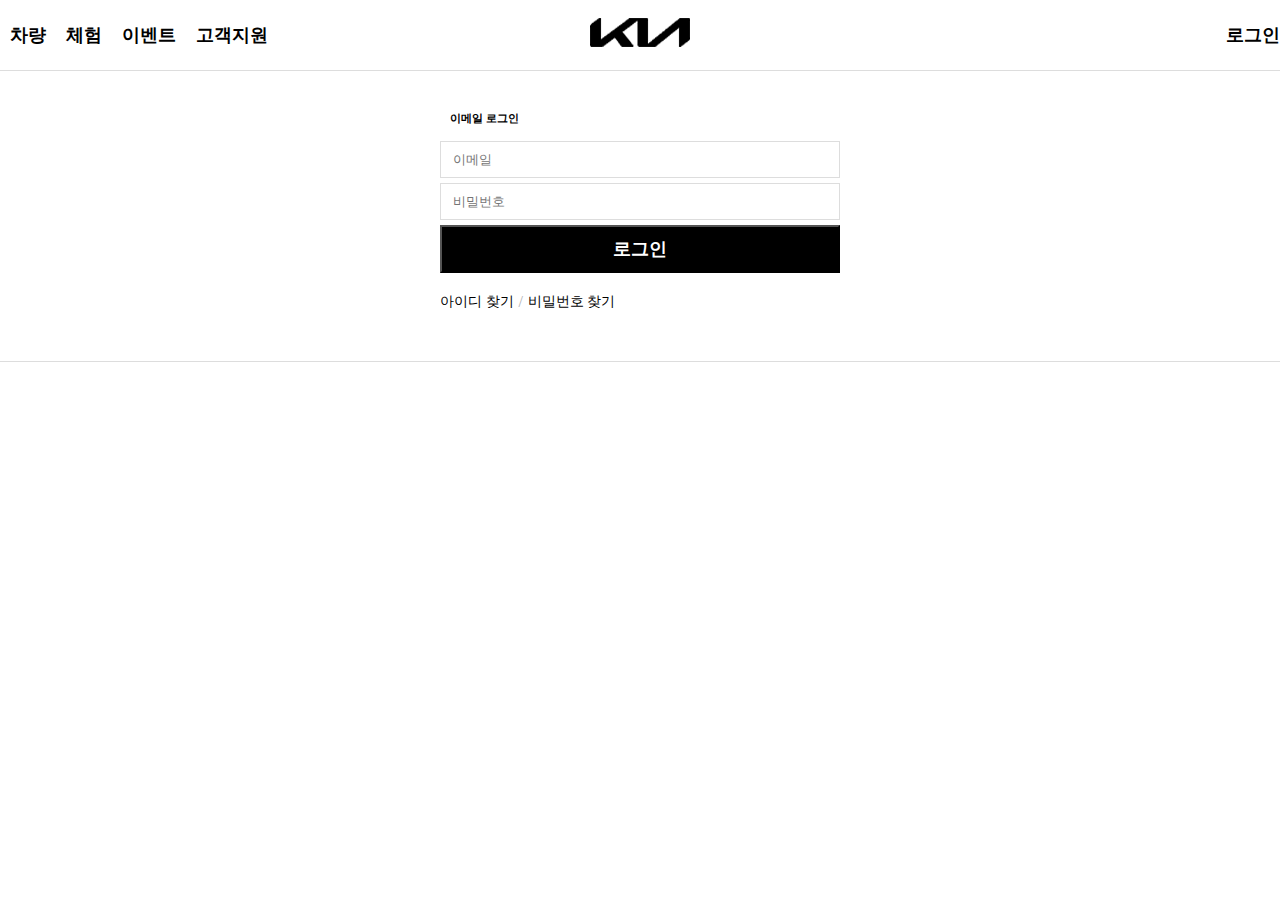
<file: login.html>
<!DOCTYPE html>
<html lang="ko">
<head>
    <meta charset="UTF-8">
    <meta name="viewport" content="width=device-width, initial-scale=1.0">
    <link rel="stylesheet" href="./css/common.css">
    <link rel="stylesheet" href="./css/login.css">
    <title>login</title>
</head>
<body>
    <div id="wrap">
        <header>
            <ul>
                <li><a href="car_page.html">차량</a></li>
                <li><a href="application.html">체험</a></li>
                <li><a href="event.html">이벤트</a></li>
                <li><a href="FAQ.html">고객지원</a></li>
            </ul>
            <div class="logo"><a href="index.html"><img src="./img/index/kia_bl.png" alt="로고"></a></div>
            <div class="user"><a href="login.html">로그인</a></div>
        </header>
        <div class="login_outer">
            <div class="login_box">
                <h5>이메일 로그인</h5>
                <div class="input_box">
                    <input type="text"  placeholder="이메일">
                    <input type="password" placeholder="비밀번호">
                </div>
                <button>로그인</button>
                <div class="find">
                    <a href="">아이디 찾기</a>
                    <p>/</p>
                    <a href="">비밀번호 찾기</a>
                </div>
            </div>
            
        </div>
    </div>
</body>
</html>
</file>
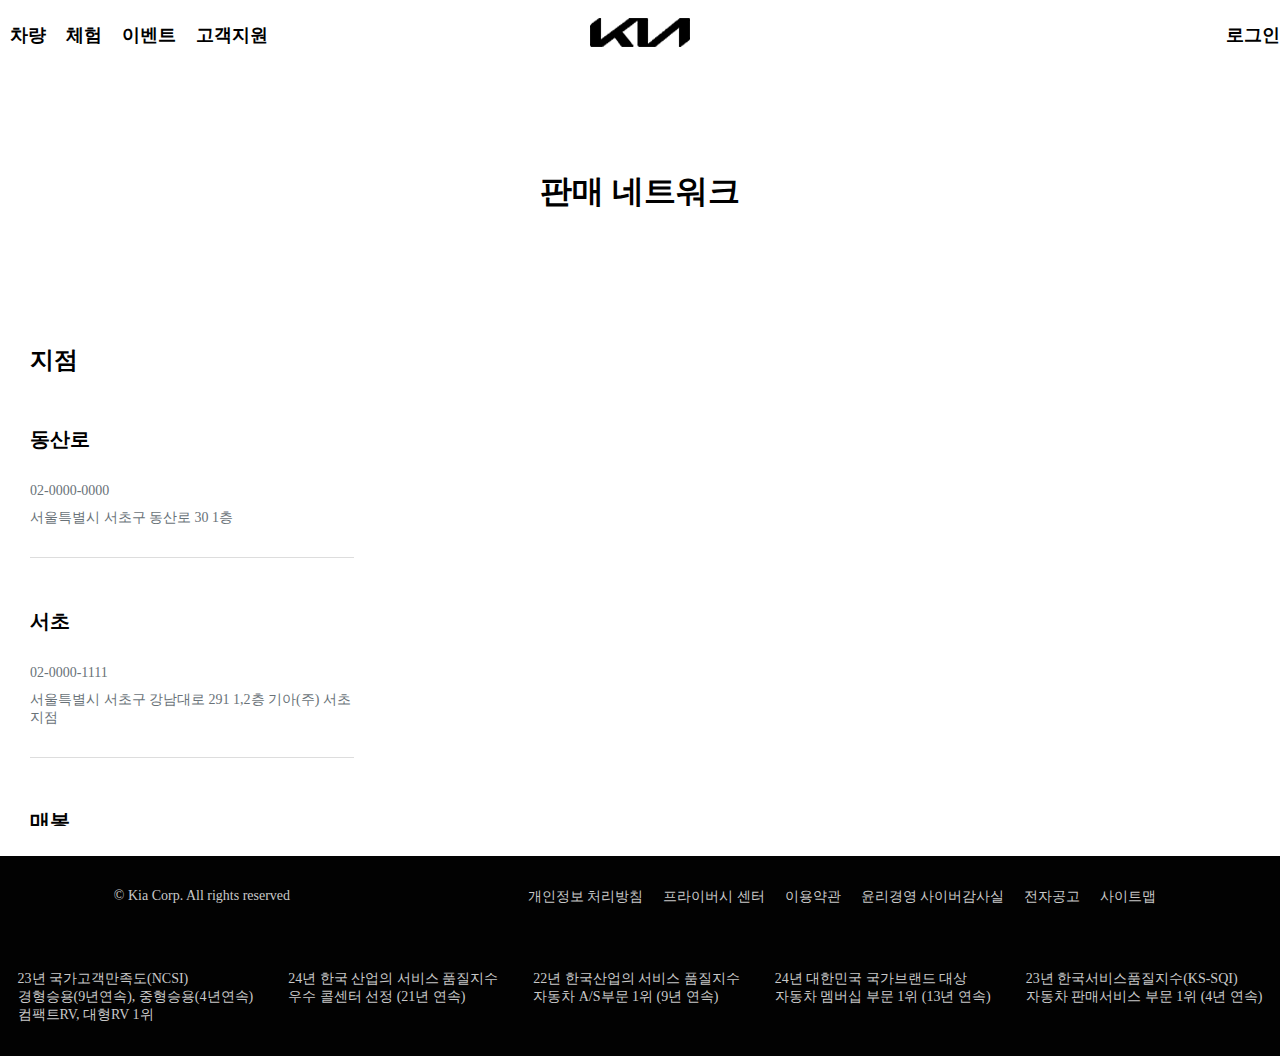
<file: map.html>
<!DOCTYPE html>
<html lang="ko">
<head>
    <meta charset="UTF-8">
    <meta name="viewport" content="width=device-width, initial-scale=1.0">
    <link rel="stylesheet" href="./css/common.css">
    <link rel="stylesheet" href="./css/map.css">
    <script src="https://code.jquery.com/jquery-1.12.4.js"></script>
    <title>map</title>
</head>
<body>
    <div id="wrap">
        <header>
            <ul>
                <li><a href="car_page.html">차량</a></li>
                <li><a href="application.html">체험</a></li>
                <li><a href="event.html">이벤트</a></li>
                <li><a href="FAQ.html">고객지원</a></li>
            </ul>
            <div class="logo"><a href="index.html"><img src="./img/index/kia_bl.png" alt="로고"></a></div>
            <div class="user"><a href="login.html">로그인</a></div>
        </header>
        <main>
            <div class="map_title">
                <h1>판매 네트워크</h1>
            </div>
            <div class="map_sec">
                <div class="map_sec_left">
                    <div class="left_title">
                        <h2>지점</h2>
                    </div>
                    <div class="map_name_list">
                        <div class="name_title">
                            <h3>동산로</h3>
                            <p>02-0000-0000</p>
                            <span>서울특별시 서초구 동산로 30 1층</span>
                        </div>
                        <div class="name_title">
                            <h3>서초</h3>
                            <p>02-0000-1111</p>
                            <span>서울특별시 서초구 강남대로 291 1,2층 기아(주) 서초지점</span>
                        </div>
                        <div class="name_title">
                            <h3>매봉</h3>
                            <p>02-0000-2222</p>
                            <span>서울특별시 강남구 역삼로 162 1층</span>
                        </div>
                        <div class="name_title">
                            <h3>역삼</h3>
                            <p>02-0000-3333</p>
                            <span>서울특별시 서초구 사임당로 90 .</span>
                        </div>
                        <div class="name_title">
                            <h3>도곡</h3>
                            <p>02-0000-4444</p>
                            <span>서울특별시 강남구 도곡로 313 기아(주) 도곡지점</span>
                        </div>
                        <div class="name_title">
                            <h3>서초남부</h3>
                            <p>02-0000-5555</p>
                            <span>서울특별시 서초구 반포대로 53 기아 서초남부지점</span>
                        </div>
                        <div class="name_title">
                            <h3>대치갤러리</h3>
                            <p>02-0000-6666</p>
                            <span>서울특별시 강남구 남부순환로 2941 1층</span>
                        </div>
                        <div class="name_title">
                            <h3>교대</h3>
                            <p>02-0000-7777</p>
                            <span>서울특별시 서초구 서초대로 344 1,3층</span>
                        </div>
                        <div class="name_title">
                            <h3>신사</h3>
                            <p>02-0000-8888</p>
                            <span>서울특별시 강남구 언주로 532 1층</span>
                        </div>
                        <div class="name_title">
                            <h3>방배</h3>
                            <p>02-0000-9999</p>
                            <span>서울특별시 서초구 방배로 132 기아 방배지점</span>
                        </div>
                    </div>
                </div>
                <div class="map_sec_right">
                    <div class="view" id="dongsan">
                        <iframe src="https://www.google.com/maps/embed?pb=!1m18!1m12!1m3!1d3166.595561324539!2d127.03986882843671!3d37.470270000000006!2m3!1f0!2f0!3f0!3m2!1i1024!2i768!4f13.1!3m3!1m2!1s0x357ca6cd0adc41fb%3A0x63fdcaf1b64e4786!2z6riw7JWE7J6Q64-Z7LCo64-Z7IKw66Gc64yA66as7KCQ!5e0!3m2!1sko!2skr!4v1722749537586!5m2!1sko!2skr"   allowfullscreen="" loading="lazy" referrerpolicy="no-referrer-when-downgrade"></iframe>
                    </div>
                    <div class="view" id="seocho">
                        <iframe src="https://www.google.com/maps/embed?pb=!1m18!1m12!1m3!1d25326.362515034434!2d126.99324657431642!3d37.4891563!2m3!1f0!2f0!3f0!3m2!1i1024!2i768!4f13.1!3m3!1m2!1s0x357ca14f07c4ce33%3A0x6767b262203f0c!2z6riw7JWE7J6Q64-Z7LCoIOyEnOy0iOyngOygkA!5e0!3m2!1sko!2skr!4v1722749747315!5m2!1sko!2skr"  allowfullscreen="" loading="lazy" referrerpolicy="no-referrer-when-downgrade"></iframe>
                    </div>
                    <div class="view" id="mebong">
                        <iframe src="https://www.google.com/maps/embed?pb=!1m18!1m12!1m3!1d25326.36372765349!2d126.99324656254231!3d37.48915272345265!2m3!1f0!2f0!3f0!3m2!1i1024!2i768!4f13.1!3m3!1m2!1s0x357ca6ab550bbbab%3A0xe721ed145b72258!2z6riw7JWE7J6Q64-Z7LCoIOunpOu0ieuMgOumrOygkA!5e0!3m2!1sko!2skr!4v1722749773559!5m2!1sko!2skr"  allowfullscreen="" loading="lazy" referrerpolicy="no-referrer-when-downgrade"></iframe>
                    </div>
                    <div class="view" id="Yeoksam">
                        <iframe src="https://www.google.com/maps/embed?pb=!1m18!1m12!1m3!1d1278.3003160000337!2d127.01833817987053!3d37.489574016598326!2m3!1f0!2f0!3f0!3m2!1i1024!2i768!4f13.1!3m3!1m2!1s0x357ca141c6ff378d%3A0x25b185ab1a1bead6!2z6riw7JWE7J6Q64-Z7LCoIOyXreyCvOuMgOumrOygkA!5e0!3m2!1sko!2skr!4v1722749843020!5m2!1sko!2skr"  allowfullscreen="" loading="lazy" referrerpolicy="no-referrer-when-downgrade"></iframe>
                    </div>
                    <div class="view" id="dogok">
                        <iframe src="https://www.google.com/maps/embed?pb=!1m18!1m12!1m3!1d299.8766564144168!2d127.0499495908924!3d37.49572797021895!2m3!1f0!2f0!3f0!3m2!1i1024!2i768!4f13.1!3m3!1m2!1s0x357ca402cfb13253%3A0xef718929a9852247!2z7ISc7Jq47Yq567OE7IucIOqwleuCqOq1rCDrj4Tqs6HroZwgMzEz!5e0!3m2!1sko!2skr!4v1722750130845!5m2!1sko!2skr"  allowfullscreen="" loading="lazy" referrerpolicy="no-referrer-when-downgrade"></iframe>
                    </div>
                    <div class="view" id="seocho_nam">
                        <iframe src="https://www.google.com/maps/embed?pb=!1m18!1m12!1m3!1d2399.342378813841!2d127.00734287023771!3d37.48548418377786!2m3!1f0!2f0!3f0!3m2!1i1024!2i768!4f13.1!3m3!1m2!1s0x357ca1117f5e2223%3A0x4bbf3a3a15bc809a!2z6riw7JWE7J6Q64-Z7LCoIOyEnOy0iOuCqOu2gOyngOygkA!5e0!3m2!1sko!2skr!4v1722750313135!5m2!1sko!2skr"  allowfullscreen="" loading="lazy" referrerpolicy="no-referrer-when-downgrade"></iframe>
                    </div>
                    <div class="view" id="deachi_gall">
                        <iframe src="https://www.google.com/maps/embed?pb=!1m18!1m12!1m3!1d4177.011124310674!2d127.0562171261309!3d37.49417980649803!2m3!1f0!2f0!3f0!3m2!1i1024!2i768!4f13.1!3m3!1m2!1s0x357ca5e0465db95d%3A0x5cf63ddbb6161d27!2z6riw7JWE7J6Q64-Z7LCoIOuMgOy5mOqwpOufrOumrOyngOygkA!5e0!3m2!1sko!2skr!4v1722750351167!5m2!1sko!2skr"  allowfullscreen="" loading="lazy" referrerpolicy="no-referrer-when-downgrade"></iframe>
                    </div>
                    <div class="view" id="gyodae">
                        <iframe src="https://www.google.com/maps/embed?pb=!1m18!1m12!1m3!1d1982.6881383259508!2d127.01728558091644!3d37.49486299324201!2m3!1f0!2f0!3f0!3m2!1i1024!2i768!4f13.1!3m3!1m2!1s0x357ca142a281134d%3A0x1323a75e11ffb1a0!2z6riw7JWE7J6Q64-Z7LCo6rWQ64yA7Jet7KeA7KCQ!5e0!3m2!1sko!2skr!4v1722750393282!5m2!1sko!2skr"  allowfullscreen="" loading="lazy" referrerpolicy="no-referrer-when-downgrade"></iframe>
                    </div>
                    <div class="view" id="sinsa">
                        <iframe src="https://www.google.com/maps/embed?pb=!1m18!1m12!1m3!1d3165.074133745172!2d127.039645700227!3d37.50617889072905!2m3!1f0!2f0!3f0!3m2!1i1024!2i768!4f13.1!3m3!1m2!1s0x357ca407dcdd0f4b%3A0x98ef44b334b5fab8!2z6riw7JWE7J6Q64-Z7LCoIOyLoOyCrOuMgOumrOygkA!5e0!3m2!1sko!2skr!4v1722750440191!5m2!1sko!2skr"  allowfullscreen="" loading="lazy" referrerpolicy="no-referrer-when-downgrade"></iframe>
                    </div>
                    <div class="view" id="bangbe">
                        <iframe src="https://www.google.com/maps/embed?pb=!1m18!1m12!1m3!1d6332.197420139519!2d126.98593894467278!3d37.481996938242126!2m3!1f0!2f0!3f0!3m2!1i1024!2i768!4f13.1!3m3!1m2!1s0x357ca1a84f5e558d%3A0xcbd55191fd8accc8!2z6riw7JWE7J6Q64-Z7LCoIOuwqeuwsOyngOygkA!5e0!3m2!1sko!2skr!4v1722750549138!5m2!1sko!2skr"  allowfullscreen="" loading="lazy" referrerpolicy="no-referrer-when-downgrade"></iframe>
                    </div>
                </div>
            </div>
            
        </main>
        <footer>
            <div class="footer_top">
                <p>© Kia Corp. All rights reserved</p>
                <ul>
                    <li>개인정보 처리방침</li>
                    <li>프라이버시 센터</li>
                    <li>이용약관</li>
                    <li>윤리경영 사이버감사실</li>
                    <li>전자공고</li>
                    <li>사이트맵</li>
                </ul>
            </div>
            <div class="footer_bottom">
                <ul>
                    <li>23년 국가고객만족도(NCSI)<br>
                        경형승용(9년연속), 중형승용(4년연속)<br>
                        컴팩트RV, 대형RV 1위
                    </li>
                    <li>
                        24년 한국 산업의 서비스 품질지수<br>
                        우수 콜센터 선정 (21년 연속)
                    </li>
                    <li>
                        22년 한국산업의 서비스 품질지수<br>
                        자동차 A/S부문 1위 (9년 연속)
                    </li>
                    <li>
                        24년 대한민국 국가브랜드 대상<br>
                        자동차 멤버십 부문 1위 (13년 연속)
                    </li>
                    <li>
                        23년 한국서비스품질지수(KS-SQI)<br>
                        자동차 판매서비스 부문 1위 (4년 연속)

                    </li>
                </ul>
            </div>
        </footer>
    </div>
    <script src="./js/map.js"></script>
</body>
</html>
</file>
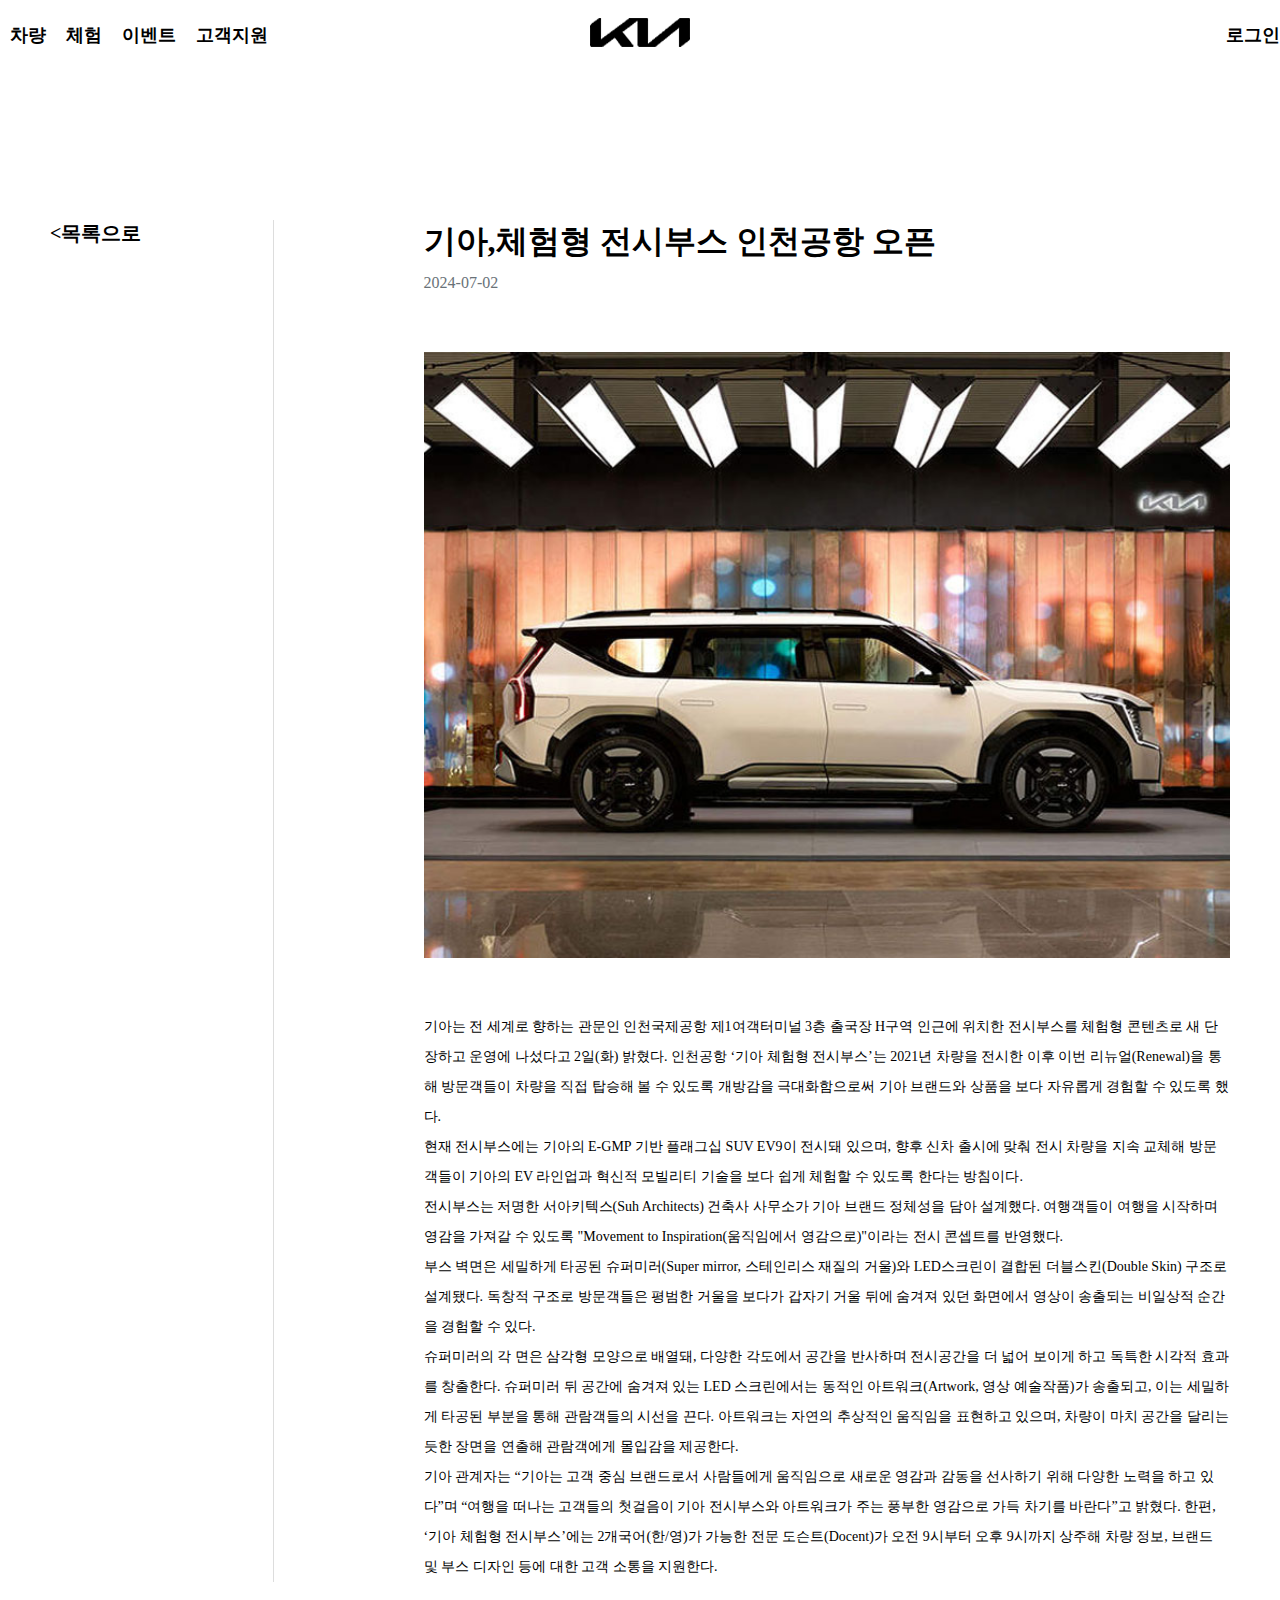
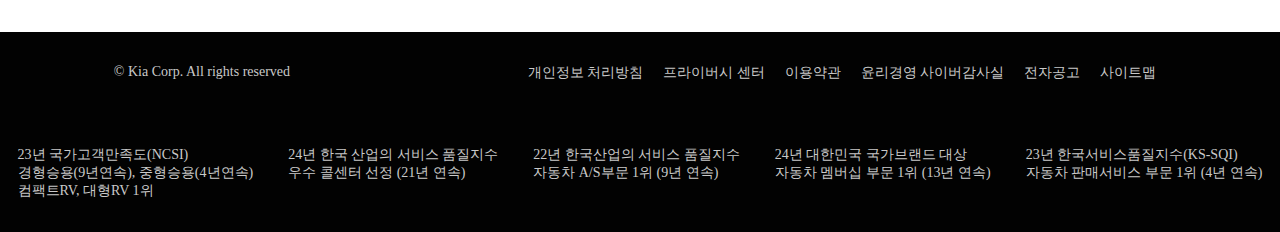
<file: news.html>
<!DOCTYPE html>
<html lang="ko">
<head>
    <meta charset="UTF-8">
    <meta name="viewport" content="width=device-width, initial-scale=1.0">
    <link rel="stylesheet" href="./css/common.css">
    <link rel="stylesheet" href="./css/news.css">
    <title>news</title>
</head>
<body>
    <div id="wrap">
        <header>
            <ul>
                <li><a href="car_page.html">차량</a></li>
                <li><a href="application.html">체험</a></li>
                <li><a href="event.html">이벤트</a></li>
                <li><a href="FAQ.html">고객지원</a></li>
            </ul>
            <div class="logo"><a href="index.html"><img src="./img/index/kia_bl.png" alt="로고"></a></div>
            <div class="user"><a href="login.html">로그인</a></div>
        </header>
        <main>
            <div class="news_sec">
                <article class="left_art">
                    <h3 class="news_top">
                        <a href="newslist.html">&lt;목록으로</a>
                    </h3>
                </article>
                <article class="right_art">
                    <div class="news_title">
                        <h1>기아,체험형 전시부스 인천공항 오픈</h1>
                        <p>2024-07-02</p>
                    </div>
                    <div class="news_main">
                        <div class="news_img">
                            <img src="./img/index/news.jpg" alt="news이미지">
                        </div>
                        <div class="news_detail">
                            <p>
                                기아는 전 세계로 향하는 관문인 인천국제공항 제1여객터미널 3층 출국장 H구역 인근에 위치한 전시부스를 체험형 콘텐츠로 새 단장하고 운영에 나섰다고 2일(화) 밝혔다.
                                인천공항 ‘기아 체험형 전시부스’는 2021년 차량을 전시한 이후 이번 리뉴얼(Renewal)을 통해 방문객들이 차량을 직접 탑승해 볼 수 있도록 개방감을 극대화함으로써 기아 브랜드와 상품을 보다 자유롭게 경험할 수 있도록 했다.<br>
                                현재 전시부스에는 기아의 E-GMP 기반 플래그십 SUV EV9이 전시돼 있으며, 향후 신차 출시에 맞춰 전시 차량을 지속 교체해 방문객들이 기아의 EV 라인업과 혁신적 모빌리티 기술을 보다 쉽게 체험할 수 있도록 한다는 방침이다.<br>
                                전시부스는 저명한 서아키텍스(Suh Architects) 건축사 사무소가 기아 브랜드 정체성을 담아 설계했다. 여행객들이 여행을 시작하며 영감을 가져갈 수 있도록 "Movement to Inspiration(움직임에서 영감으로)"이라는 전시 콘셉트를 반영했다.<br>
                                부스 벽면은 세밀하게 타공된 슈퍼미러(Super mirror, 스테인리스 재질의 거울)와 LED스크린이 결합된 더블스킨(Double Skin) 구조로 설계됐다. 독창적 구조로 방문객들은 평범한 거울을 보다가 갑자기 거울 뒤에 숨겨져 있던 화면에서 영상이 송출되는 비일상적 순간을 경험할 수 있다.<br>
                                슈퍼미러의 각 면은 삼각형 모양으로 배열돼, 다양한 각도에서 공간을 반사하며 전시공간을 더 넓어 보이게 하고 독특한 시각적 효과를 창출한다. 슈퍼미러 뒤 공간에 숨겨져 있는 LED 스크린에서는 동적인 아트워크(Artwork, 영상 예술작품)가 송출되고, 이는 세밀하게 타공된 부분을 통해 관람객들의 시선을 끈다. 아트워크는 자연의 추상적인 움직임을 표현하고 있으며, 차량이 마치 공간을 달리는 듯한 장면을 연출해 관람객에게 몰입감을 제공한다.<br>
                                기아 관계자는 “기아는 고객 중심 브랜드로서 사람들에게 움직임으로 새로운 영감과 감동을 선사하기 위해 다양한 노력을 하고 있다”며 “여행을 떠나는 고객들의 첫걸음이 기아 전시부스와 아트워크가 주는 풍부한 영감으로 가득 차기를 바란다”고 밝혔다.
                                한편, ‘기아 체험형 전시부스’에는 2개국어(한/영)가 가능한 전문 도슨트(Docent)가 오전 9시부터 오후 9시까지 상주해 차량 정보, 브랜드 및 부스 디자인 등에 대한 고객 소통을 지원한다.
                            </p>
                        </div>
                    </div>
                </article>
            </div>
        </main>
        <footer>
            <div class="footer_top">
                <p>© Kia Corp. All rights reserved</p>
                <ul>
                    <li>개인정보 처리방침</li>
                    <li>프라이버시 센터</li>
                    <li>이용약관</li>
                    <li>윤리경영 사이버감사실</li>
                    <li>전자공고</li>
                    <li>사이트맵</li>
                </ul>
            </div>
            <div class="footer_bottom">
                <ul>
                    <li>23년 국가고객만족도(NCSI)<br>
                        경형승용(9년연속), 중형승용(4년연속)<br>
                        컴팩트RV, 대형RV 1위
                    </li>
                    <li>
                        24년 한국 산업의 서비스 품질지수<br>
                        우수 콜센터 선정 (21년 연속)
                    </li>
                    <li>
                        22년 한국산업의 서비스 품질지수<br>
                        자동차 A/S부문 1위 (9년 연속)
                    </li>
                    <li>
                        24년 대한민국 국가브랜드 대상<br>
                        자동차 멤버십 부문 1위 (13년 연속)
                    </li>
                    <li>
                        23년 한국서비스품질지수(KS-SQI)<br>
                        자동차 판매서비스 부문 1위 (4년 연속)

                    </li>
                </ul>
            </div>
        </footer>
    </div>
</body>
</html>
</file>
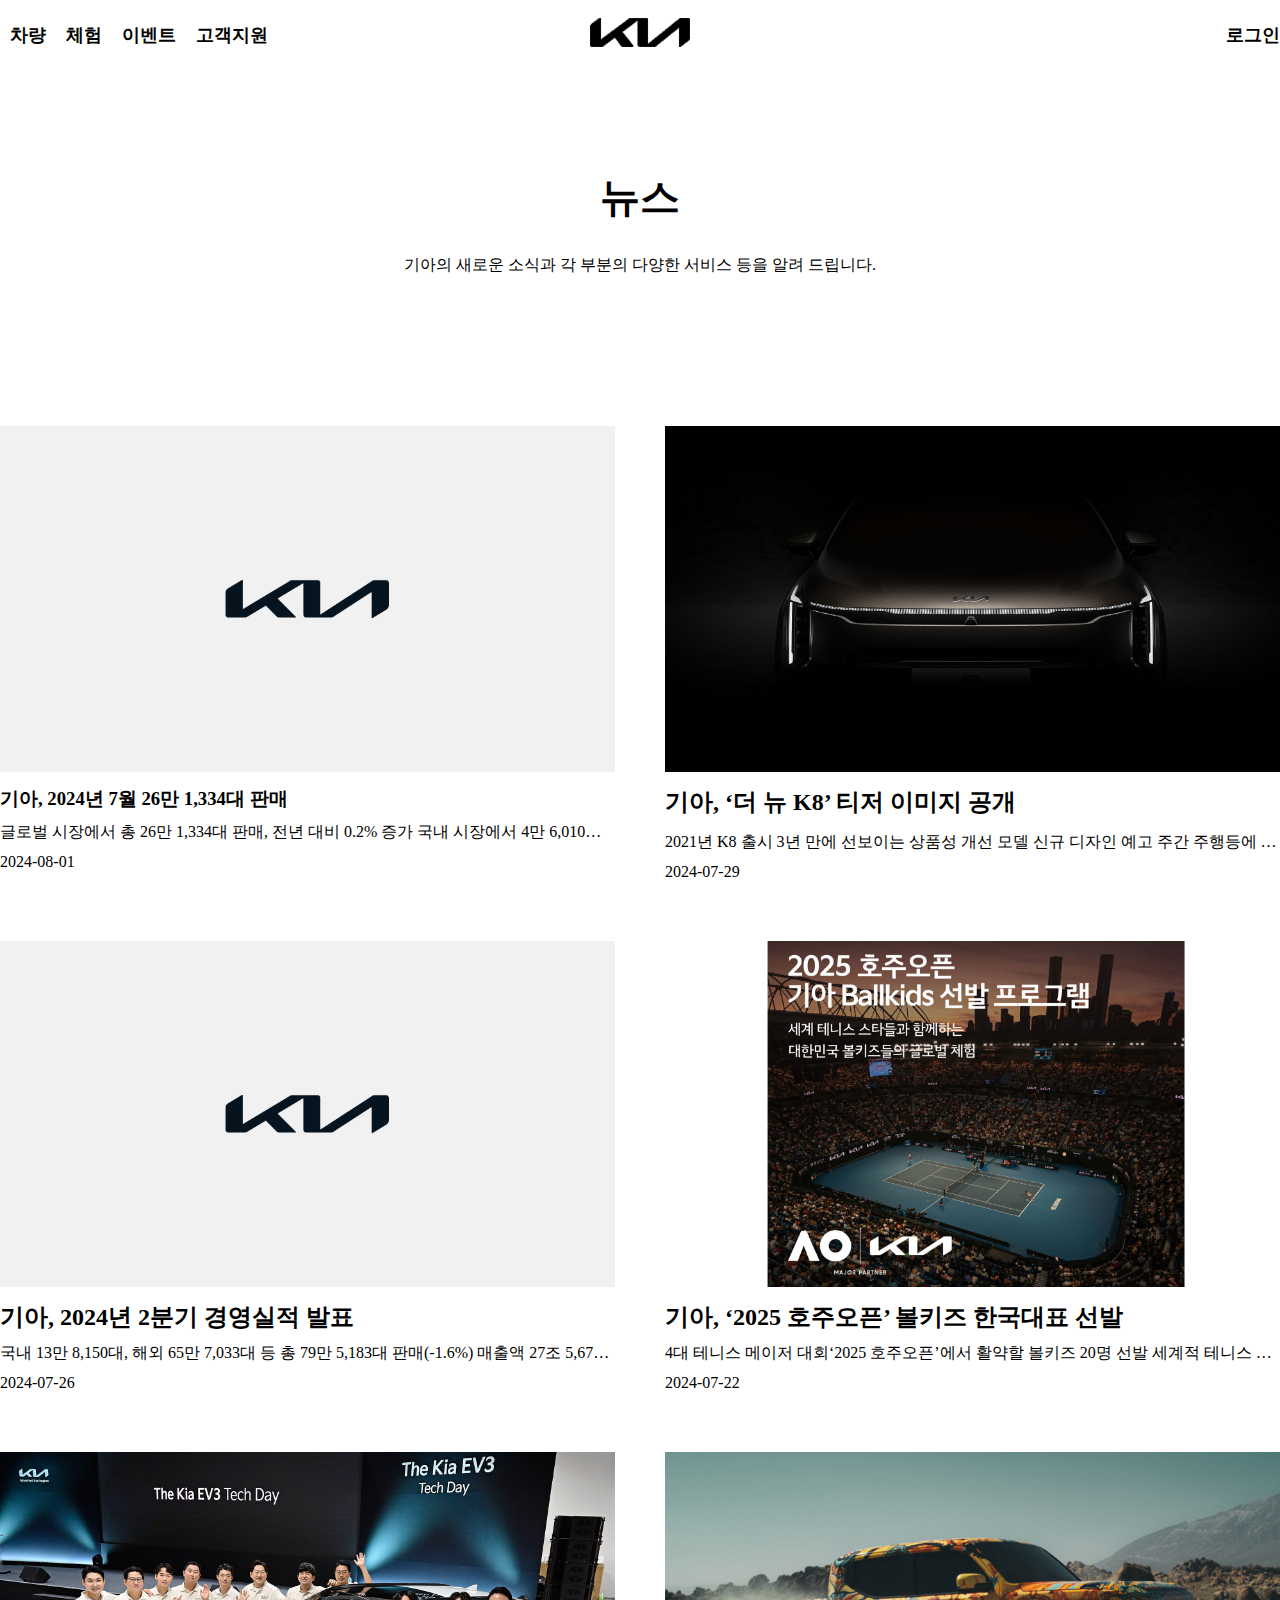
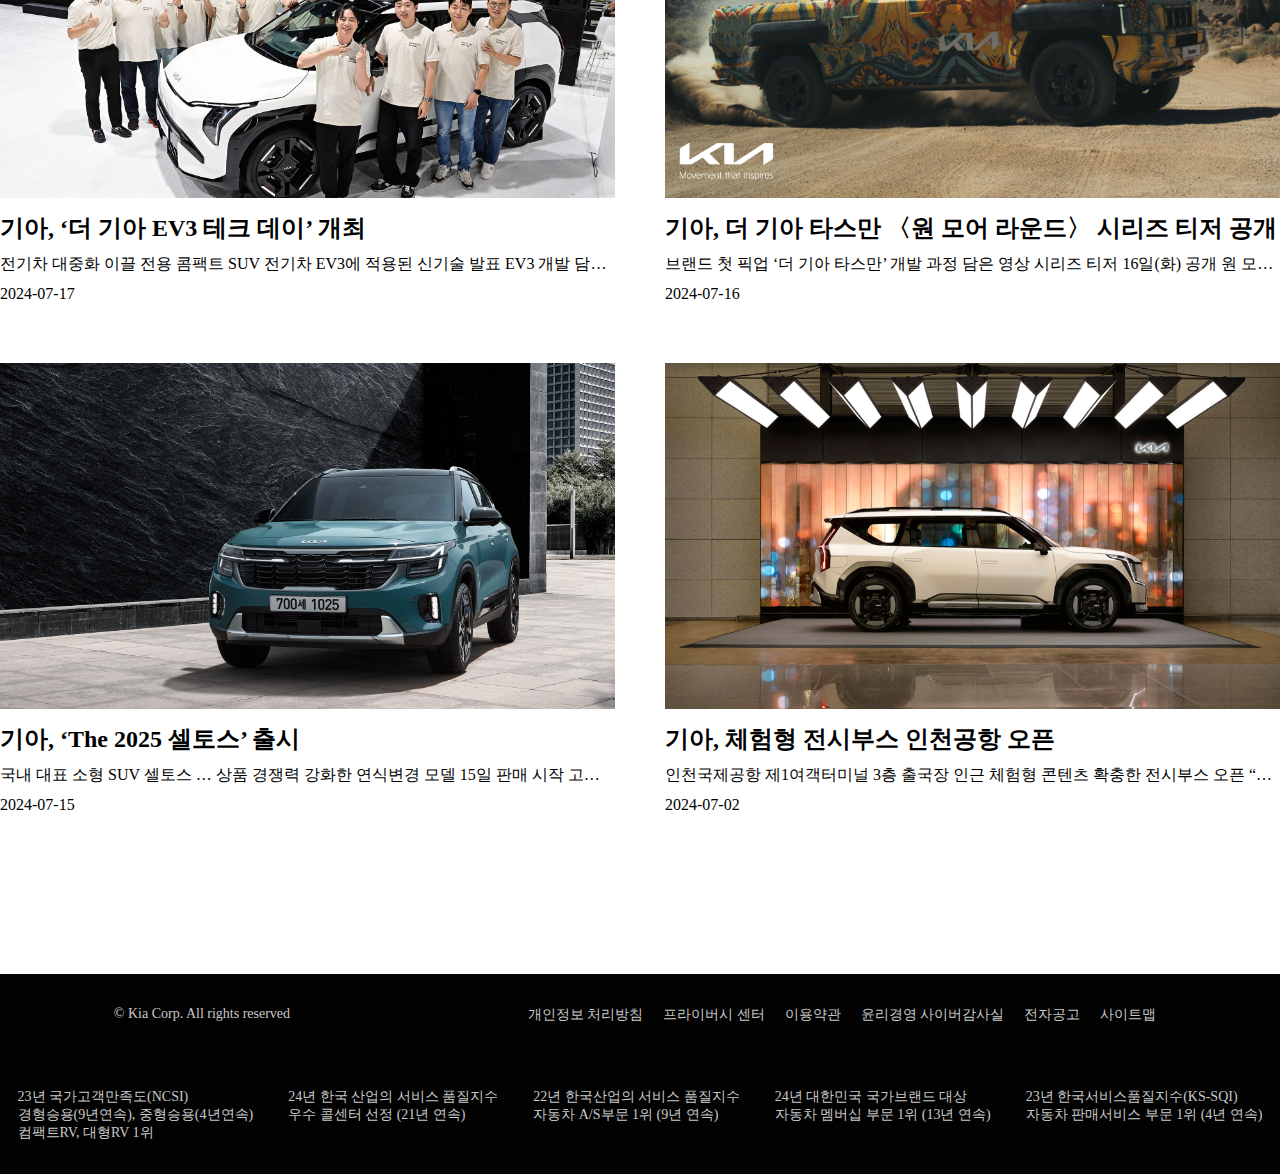
<file: newslist.html>
<!DOCTYPE html>
<html lang="ko">
<head>
    <meta charset="UTF-8">
    <meta name="viewport" content="width=device-width, initial-scale=1.0">
    <link rel="stylesheet" href="./css/common.css">
    <link rel="stylesheet" href="./css/newslist.css">
    <title>newslist</title>
</head>
<body>
    <div id="wrap">
        <header>
            <ul>
                <li><a href="car_page.html">차량</a></li>
                <li><a href="application.html">체험</a></li>
                <li><a href="event.html">이벤트</a></li>
                <li><a href="FAQ.html">고객지원</a></li>
            </ul>
            <div class="logo"><a href="index.html"><img src="./img/index/kia_bl.png" alt="로고"></a></div>
            <div class="user"><a href="login.html">로그인</a></div>
        </header>
        <main>
            <div class="newslist_title">
                <h1>뉴스</h1>
                <p>기아의 새로운 소식과 각 부분의 다양한 서비스 등을 알려 드립니다.</p>
            </div>
            <div class="newslist_outer">
                <div class="news_list">
                    <a href="./news.html">
                        <div class="news_item">
                            <img src="./img/news/news1.png" alt="뉴스1이미지">
                            <div class="news_name">
                                <h3>기아, 2024년 7월 26만 1,334대 판매</h3>
                                <p>글로벌 시장에서 총 26만 1,334대 판매, 전년 대비 0.2% 증가
                                    국내 시장에서 4만 6,010대 판매, 전년 대비 3.0% 감소
                                    해외 시장에서 21만 4,724대 판매, 전년 대비 0.9% 증가</p>
                                <span>2024-08-01</span>
                            </div>
                        </div>
                    </a>
                    <a href="./news.html">
                        <div class="news_item">
                            <img src="./img/news/news2.jpg" alt="뉴스2이미지">
                            <div class="news_name">
                                <h2>기아, ‘더 뉴 K8’ 티저 이미지 공개</h2>
                                <p>2021년 K8 출시 3년 만에 선보이는 상품성 개선 모델 신규 디자인 예고
                                    주간 주행등에 ‘스타맵 시그니처 라이팅’ 적용해 세련되고 고급스러운 느낌 연출
                                    8월 중 디자인ᆞ상세 사양ᆞ가격 등 세부 정보 공개하고 출시할 예정</p>
                                <span>2024-07-29</span>
                            </div>
                        </div>
                    </a>
                    <a href="./news.html">
                        <div class="news_item">
                            <img src="./img/news/news1.png" alt="뉴스3이미지">
                            <div class="news_name">
                                <h2>기아, 2024년 2분기 경영실적 발표</h2>
                                <p>국내 13만 8,150대, 해외 65만 7,033대 등 총 79만 5,183대 판매(-1.6%)
                                    매출액 27조 5,679억원, 영업이익 3조 6,437억원, 영업이익률 13.2%
                                    믹스 개선, ASP 상승, 원자재가 안정, 환율 효과로 매출ㆍ수익성 확대</p>
                                <span>2024-07-26</span>
                            </div>
                        </div>
                    </a>
                    <a href="./news.html">
                        <div class="news_item">
                            <img src="./img/news/news3.jpg" alt="뉴스4이미지">
                            <div class="news_name">
                                <h2>기아, ‘2025 호주오픈’ 볼키즈 한국대표 선발</h2>
                                <p>4대 테니스 메이저 대회‘2025 호주오픈’에서 활약할 볼키즈 20명 선발
                                    세계적 테니스 선수들과 함께하는 생생한 경기 경험 및 현지 문화 체험 기회 제공</p>
                                <span>2024-07-22</span>
                            </div>
                        </div>
                    </a>
                    <a href="./news.html">
                        <div class="news_item">
                            <img src="./img/news/news4.jpg" alt="뉴스5이미지">
                            <div class="news_name">
                                <h2>기아, ‘더 기아 EV3 테크 데이’ 개최</h2>
                                <p>전기차 대중화 이끌 전용 콤팩트 SUV 전기차 EV3에 적용된 신기술 발표
                                    EV3 개발 담당 연구원이 직접 기술 소개하고 별도 전시 공간 마련해 기술 이해도 높여
                                    고객에게 한층 편리해진 전기차 사용 경험 제공하는 첨단 전동화 기술 소개</p>
                                <span>2024-07-17</span>
                            </div>
                        </div>
                    </a>
                    <a href="./news.html">
                        <div class="news_item">
                            <img src="./img/news/news5.jpg" alt="뉴스6이미지">
                            <div class="news_name">
                                <h2>기아, 더 기아 타스만 〈원 모어 라운드〉 시리즈 티저 공개</h2>
                                <p>브랜드 첫 픽업 ‘더 기아 타스만’ 개발 과정 담은 영상 시리즈 티저 16일(화) 공개
                                    원 모어 라운드, 1,777종의 시험을 1만 8천 회 이상 거친 타스만의 도전정신 부각
                                    세계 각지에서 ▲오프로드 성능 ▲내구성 ▲트레일링 성능 ▲도하 성능 등 평가</p>
                                <span>2024-07-16</span>
                            </div>
                        </div>
                    </a>
                    <a href="./news.html">
                        <div class="news_item">
                            <img src="./img/news/news6.jpg" alt="뉴스7이미지">
                            <div class="news_name">
                                <h2>기아, ‘The 2025 셀토스’ 출시</h2>
                                <p>국내 대표 소형 SUV 셀토스 … 상품 경쟁력 강화한 연식변경 모델 15일 판매 시작
                                    고객 선호 사양인 전∙후방 주차거리 경고, 1열 열선 시트 등 전 트림 기본화
                                    스마트폰 무선 충전 시스템, 동승석 파워 시트 등 고급 사양 확대 적용</p>
                                <span>2024-07-15</span>
                            </div>
                        </div>
                    </a>
                    <a href="./news.html">
                        <div class="news_item">
                            <img src="./img/news/news7.jpg" alt="뉴스8이미지">
                            <div class="news_name">
                                <h2>기아, 체험형 전시부스 인천공항 오픈</h2>
                                <p>인천국제공항 제1여객터미널 3층 출국장 인근 체험형 콘텐츠 확충한 전시부스 오픈 
                                    “기아 전시부스와 아트워크를 통해 여행 첫 걸음 풍부한 영감으로 가득 차길 바라”</p>
                                <span>2024-07-02</span>
                            </div>
                        </div>
                    </a>
                </div>
            </div>
        </main>
        <footer>
            <div class="footer_top">
                <p>© Kia Corp. All rights reserved</p>
                <ul>
                    <li>개인정보 처리방침</li>
                    <li>프라이버시 센터</li>
                    <li>이용약관</li>
                    <li>윤리경영 사이버감사실</li>
                    <li>전자공고</li>
                    <li>사이트맵</li>
                </ul>
            </div>
            <div class="footer_bottom">
                <ul>
                    <li>23년 국가고객만족도(NCSI)<br>
                        경형승용(9년연속), 중형승용(4년연속)<br>
                        컴팩트RV, 대형RV 1위
                    </li>
                    <li>
                        24년 한국 산업의 서비스 품질지수<br>
                        우수 콜센터 선정 (21년 연속)
                    </li>
                    <li>
                        22년 한국산업의 서비스 품질지수<br>
                        자동차 A/S부문 1위 (9년 연속)
                    </li>
                    <li>
                        24년 대한민국 국가브랜드 대상<br>
                        자동차 멤버십 부문 1위 (13년 연속)
                    </li>
                    <li>
                        23년 한국서비스품질지수(KS-SQI)<br>
                        자동차 판매서비스 부문 1위 (4년 연속)

                    </li>
                </ul>
            </div>
        </footer>
    </div>
</body>
</html>
</file>
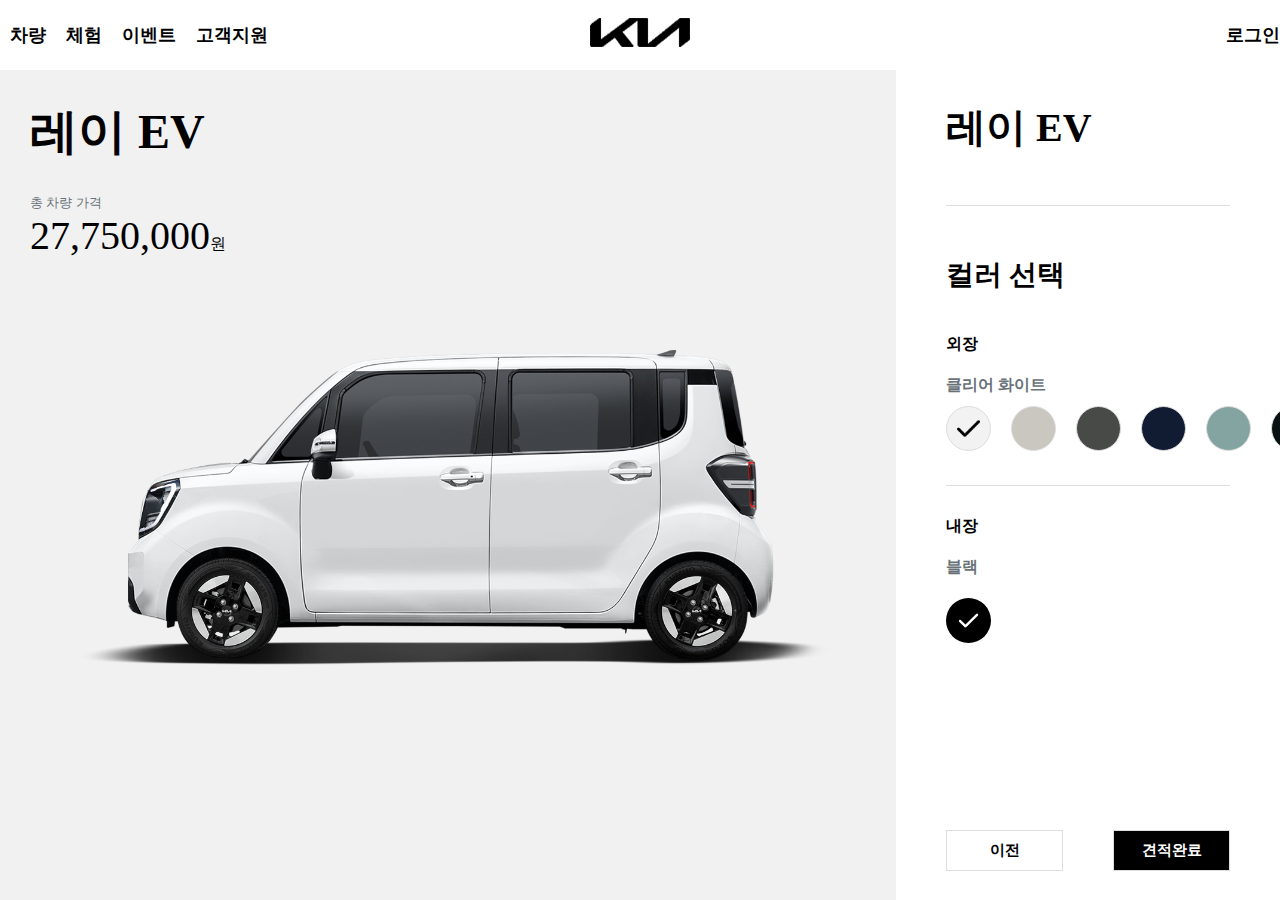
<file: sedan_estimate_color.html>
<!DOCTYPE html>
<html lang="en">
<head>
    <meta charset="UTF-8">
    <meta name="viewport" content="width=device-width, initial-scale=1.0">
    <link rel="stylesheet" href="./css/common.css">
    <link rel="stylesheet" href="./css/estimate_color.css">
    <script src="https://code.jquery.com/jquery-1.12.4.js"></script>
    <title>sedan_estimate_color</title>
</head>
<body>
    <div id="wrap">
        <header>
            <ul>
                <li><a href="car_page.html">차량</a></li>
                <li><a href="application.html">체험</a></li>
                <li><a href="event.html">이벤트</a></li>
                <li><a href="FAQ.html">고객지원</a></li>
            </ul>
            <div class="logo"><a href="index.html"><img src="./img/index/kia_bl.png" alt="로고"></a></div>
            <div class="user"><a href="login.html">로그인</a></div>
        </header>
        <main>
            <section id="left_main">
                <div class="model_name">
                    <h1>레이 EV</h1>
                    <p>총 차량 가격</p>
                    <div class="price">
                        <p><span></span>원</p>
                    </div>
                </div>
                <div class="model_img_out">
                    <div class="model_img1">
                        <img src="./img/estimate/ray_Ev_sedan.png" alt="세단화이트레이">
                    </div>
                    <div class="model_img2">
                        <img src="./img/estimate/ray_Ev_sedan_beige.png" alt="세단베이지레이">
                    </div>
                    <div class="model_img3">
                        <img src="./img/estimate/ray_Ev_sedan_gray.png" alt="세단그래이레이">
                    </div>
                    <div class="model_img4">
                        <img src="./img/estimate/ray_Ev_sedan_blue.png" alt="세단블루레이">
                    </div>
                    <div class="model_img5">
                        <img src="./img/estimate/ray_Ev_sedan_mint.png" alt="세단민트레이">
                    </div>
                    <div class="model_img6">
                        <img src="./img/estimate/ray_Ev_sedan_black.png" alt="세단블랙레이">
                    </div>
                </div>
            </section>
            <section id="right_main">
                <div class="model_title">
                    <h1>레이 EV</h1>
                </div>
                <div class="color">
                    <h1>컬러 선택</h1>
                    <div class="color_cho">
                        <div class="color_type_out">
                            <div class="color_type_name">
                                <span>외장</span>
                                <p></p>
                            </div>
                            <div class="color_type">
                                <div class="color_type_box">
                                    <input type="radio" class="color_type_btn" id="color_type_label1" name="color_label" value="white"  checked>
                                <label class="color_type_label_btn" for="color_type_label1" id="color_white">
                                    <span class="color_btn" ><img src="./img/estimate/chk_icon.png" alt="체크아이콘"></span>
                                </label>
                                </div>
                                <div class="color_type_box">
                                    <input type="radio" class="color_type_btn" id="color_type_label2" name="color_label" value="milbeige" >
                                <label class="color_type_label_btn" for="color_type_label2"  id="color_milbeige">
                                   <span class="color_btn" ><img src="./img/estimate/chk_icon.png" alt="체크아이콘"></span>
                                </label>
                                </div>
                                <div class="color_type_box">
                                    <input type="radio" class="color_type_btn" id="color_type_label3" name="color_label" value="astrogray" >
                                <label class="color_type_label_btn" for="color_type_label3" id="color_astrogray">
                                   <span class="color_btn" ><img src="./img/estimate/chk_icon1.png" alt="체크아이콘"></span>
                                </label>
                                </div>
                                <div class="color_type_box">
                                    <input type="radio" class="color_type_btn" id="color_type_label4" name="color_label" value="blue" >
                                <label class="color_type_label_btn" for="color_type_label4" id="color_blue">
                                    <span class="color_btn" ><img src="./img/estimate/chk_icon1.png" alt="체크아이콘"></span>
                                </label>
                                </div>
                                <div class="color_type_box">
                                    <input type="radio" class="color_type_btn" id="color_type_label5" name="color_label" value="mint" >
                                <label class="color_type_label_btn" for="color_type_label5" id="color_mint">
                                    <span class="color_btn" ><img src="./img/estimate/chk_icon.png" alt="체크아이콘"></span>
                                </label>
                                </div>
                                <div class="color_type_box">
                                    <input type="radio" class="color_type_btn" id="color_type_label6" name="color_label" value="black" >
                                <label class="color_type_label_btn" for="color_type_label6" id="color_black">
                                    <span class="color_btn" ><img src="./img/estimate/chk_icon1.png" alt="체크아이콘"></span>
                                </label>
                                </div>
                            </div>
                        </div>
                        <div class="row color_type_out">
                            <div class="inner_color_type_name">
                                <span>내장</span>
                                <p>블랙</p>
                                <div class="inner_color_btn"><img src="./img/estimate/chk_icon1.png" alt="체크아이콘"></div>
                            </div>
                        </div>
                    </div>
                    
                </div>
            
            </section>
            <div class="next_btn">
                <div><button class="back">이전</button></div>
                <div><button class="comple">견적완료</button></div>
            </div>
        </main>
    </div>
    <script src="./js/estimate_color.js"></script>
</body>
</html>
</file>
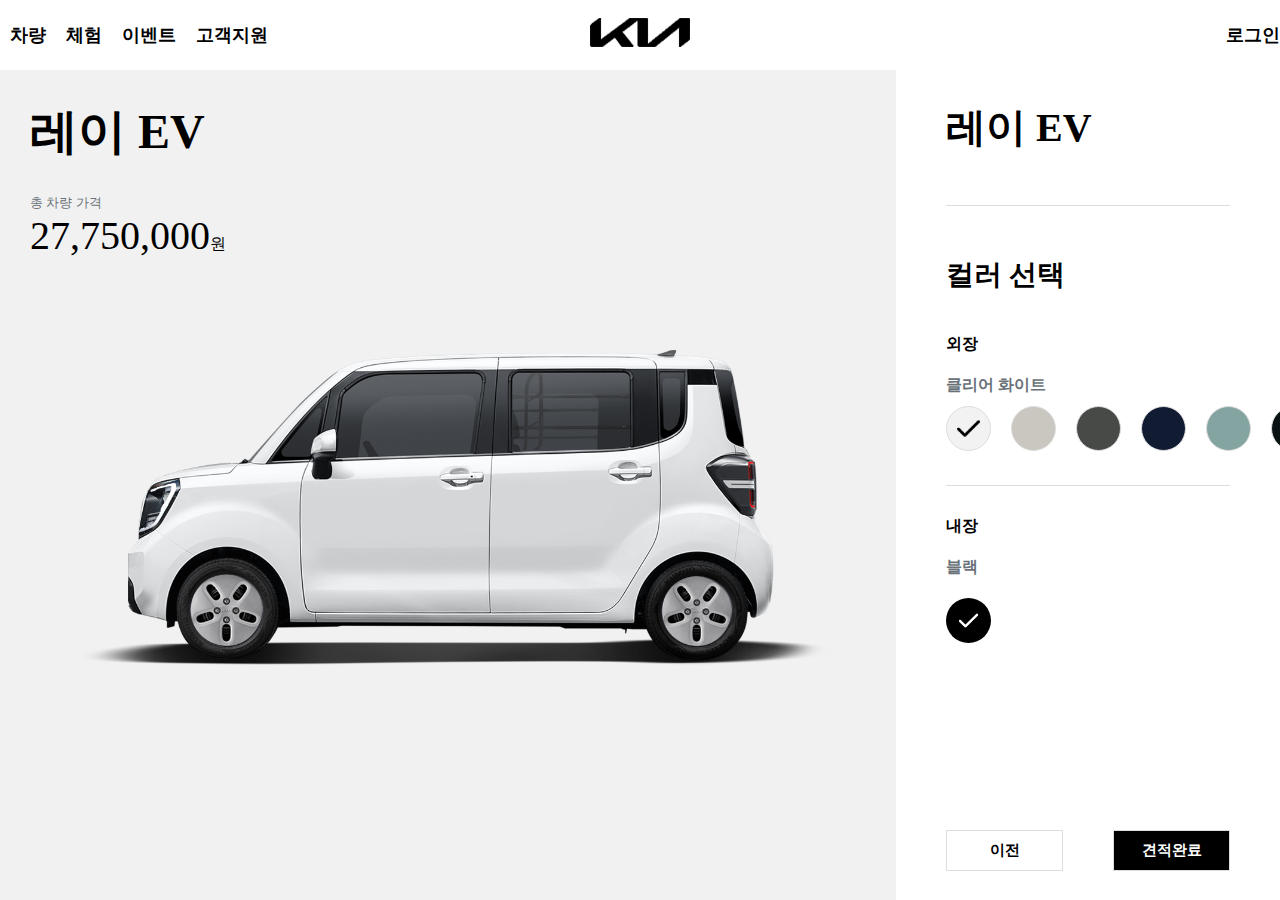
<file: van_estimate_color.html>
<!DOCTYPE html>
<html lang="en">
<head>
    <meta charset="UTF-8">
    <meta name="viewport" content="width=device-width, initial-scale=1.0">
    <link rel="stylesheet" href="./css/common.css">
    <link rel="stylesheet" href="./css/estimate_color.css">
    <script src="https://code.jquery.com/jquery-1.12.4.js"></script>
    <title>van_estimate_color</title>
</head>
<body>
    <div id="wrap">
        <header>
            <ul>
                <li><a href="car_page.html">차량</a></li>
                <li><a href="application.html">체험</a></li>
                <li><a href="event.html">이벤트</a></li>
                <li><a href="FAQ.html">고객지원</a></li>
            </ul>
            <div class="logo"><a href="index.html"><img src="./img/index/kia_bl.png" alt="로고"></a></div>
            <div class="user"><a href="login.html">로그인</a></div>
        </header>
        <main>
            <section id="left_main">
                <div class="model_name">
                    <h1>레이 EV</h1>
                    <p>총 차량 가격</p>
                    <div class="price">
                        <p><span></span>원</p>
                    </div>
                </div>
                <div class="model_img_out">
                    <div class="model_img1">
                        <img src="./img/estimate/ray_Ev_van.png" alt="밴화이트레이">
                    </div>
                    <div class="model_img2">
                        <img src="./img/estimate/ray_Ev_van_beige.png" alt="밴베이지레이">
                    </div>
                    <div class="model_img3">
                        <img src="./img/estimate/ray_Ev_van_gray.png" alt="밴그래이레이">
                    </div>
                    <div class="model_img4">
                        <img src="./img/estimate/ray_Ev_van_blue.png" alt="밴블루레이">
                    </div>
                    <div class="model_img5">
                        <img src="./img/estimate/ray_Ev_van_mint.png" alt="밴민트레이">
                    </div>
                    <div class="model_img6">
                        <img src="./img/estimate/ray_Ev_van_black.png" alt="밴블랙레이">
                    </div>
                </div>
            </section>
            <section id="right_main">
                <div class="model_title">
                    <h1>레이 EV</h1>
                </div>
                <div class="color">
                    <h1>컬러 선택</h1>
                    <div class="color_cho">
                        <div class="color_type_out">
                            <div class="color_type_name">
                                <span>외장</span>
                                <p></p>
                            </div>
                            <div class="color_type">
                                <div class="color_type_box">
                                    <input type="radio" class="color_type_btn" id="color_type_label1" name="color_label" value="white"  checked>
                                <label class="color_type_label_btn" for="color_type_label1" id="color_white">
                                    <span class="color_btn" ><img src="./img/estimate/chk_icon.png" alt="체크아이콘"></span>
                                </label>
                                </div>
                                <div class="color_type_box">
                                    <input type="radio" class="color_type_btn" id="color_type_label2" name="color_label" value="milbeige" >
                                <label class="color_type_label_btn" for="color_type_label2"  id="color_milbeige">
                                   <span class="color_btn" ><img src="./img/estimate/chk_icon.png" alt="체크아이콘"></span>
                                </label>
                                </div>
                                <div class="color_type_box">
                                    <input type="radio" class="color_type_btn" id="color_type_label3" name="color_label" value="astrogray" >
                                <label class="color_type_label_btn" for="color_type_label3" id="color_astrogray">
                                   <span class="color_btn" ><img src="./img/estimate/chk_icon1.png" alt="체크아이콘"></span>
                                </label>
                                </div>
                                <div class="color_type_box">
                                    <input type="radio" class="color_type_btn" id="color_type_label4" name="color_label" value="blue" >
                                <label class="color_type_label_btn" for="color_type_label4" id="color_blue">
                                    <span class="color_btn" ><img src="./img/estimate/chk_icon1.png" alt="체크아이콘"></span>
                                </label>
                                </div>
                                <div class="color_type_box">
                                    <input type="radio" class="color_type_btn" id="color_type_label5" name="color_label" value="mint" >
                                <label class="color_type_label_btn" for="color_type_label5" id="color_mint">
                                    <span class="color_btn" ><img src="./img/estimate/chk_icon.png" alt="체크아이콘"></span>
                                </label>
                                </div>
                                <div class="color_type_box">
                                    <input type="radio" class="color_type_btn" id="color_type_label6" name="color_label" value="black" >
                                <label class="color_type_label_btn" for="color_type_label6" id="color_black">
                                    <span class="color_btn" ><img src="./img/estimate/chk_icon1.png" alt="체크아이콘"></span>
                                </label>
                                </div>
                            </div>
                        </div>
                        <div class="row color_type_out">
                            <div class="inner_color_type_name">
                                <span>내장</span>
                                <p>블랙</p>
                                <div class="inner_color_btn"><img src="./img/estimate/chk_icon1.png" alt="체크아이콘"></div>
                            </div>
                        </div>
                    </div>
                    
                </div>
            
            </section>
            <div class="next_btn">
                <div><button class="back">이전</button></div>
                <div><button class="comple">견적완료</button></div>
            </div>
        </main>
    </div>
    <script src="./js/estimate_color.js"></script>
</body>
</html>
</file>
<file: css/common.css>
@charset "utf-8";

*{margin: 0; padding: 0;box-sizing: border-box;}

ul ,li,ol{list-style: none;}
img{max-width: 100%;}
a{display: block; text-decoration: none;color: inherit; cursor: pointer;}
video{max-width: 100%;}
header{
    max-width: 1500px;
    margin: auto;
    height: 70px;
    position: relative;
    font-size: 18px;
    font-weight: bold;
}
header ul {
    display: flex;
    align-items: center;
    position: absolute;
    left: 0;
    top: 50%;
    transform: translateY(-50%);
}
header ul li a{
    padding: 10px;
}
.logo{
    position: absolute;
    left: 50%;
    top: 50%;
    transform: translate(-50%,-50%);
}
.user{
    
    position: absolute;
    right: 0;
    top: 50%;
    transform: translateY(-50%);
}

footer{
    width: 100%;
    height: 200px;
    background: #020202;
    color: #c9c9c9;
    font-size: 14px;
    display: grid;
    align-items: center;
}
.footer_top{
    display: flex;
    justify-content: space-around;
}
footer ul {
    display: flex;
    justify-content: space-around;
}
footer li{
    padding: 0 10px;
}


.retop_btn{
    display: none;
    position: fixed;
    right: 30px;
    bottom: 50px;
    border: 1px solid #ddd;
    width: 56px;
    height: 56px;
    border-radius: 50%;
    z-index: 99;
    background: url("../img/index/h_icon.png") center /30px no-repeat #fff;
    box-shadow: 1px 1px 4px 1px #ddd;
    cursor: pointer;
}
</file>
<file: css/app.css>
@charset "utf-8";
.popup{
    width: 100%;
    height: 100%;
    background: rgba(0, 0, 0, 0.5);
    position: fixed;
    top: 0;
    left: 0;
}
.pop_outer{
    height: 100%;
    display: flex;
    justify-content: center;
    align-items: center;
}
.popup_con{
    background: #fff;
    width: 560px;
    padding: 40px;
    border-radius: 10px;
    position: relative;
}
.popup_con h3{
    padding-bottom: 40px;
    text-align: center;
}
.popup_con ol{
    padding-top: 40px;
    font-size: 14px;
    color: #697278;
}
.popup_con ol li{
    padding: 5px 0;
}
.close{
    position: absolute;
    cursor: pointer;
    top: 10px;
    right: 10px;
    width: 25px;
    height: 25px;
}
.line{
    position: absolute;
    bottom: 50%;
    width: 100%;
    height: 2px;
    background: #000;
}
.close div:nth-child(1){
    transform: rotate(45deg);
}
.close div:nth-child(2){
    transform: rotate(135deg);
}
section{
    width: 100%;
    max-width: 1000px;
    margin: auto;
    margin-bottom: 200px;
}
.title{
    text-align: center;
}
.title h1{
    padding: 100px 0 50px 0;
    font-size: 40px;
}
.service_box{
background: #f8f8f8;
padding: 30px;
text-align: center;
margin: 100px 0;
}
.service_btn_box{
    padding: 50px 0;
    display: flex;
    justify-content: center;
    gap: 50px;
}
.ser_btn{
    background: #fff;
    border: 1px solid #697278;
    padding: 10px 100px;
}
.service ul li{
    font-size: 14px;
    padding: 5px 0;
    color: #697278;
}
.none{
    display: none;
}
</file>
<file: css/benefit.css>
@charset "utf-8";

.benefit_title{
    text-align: center;
    margin: 100px 0;
}
.benefit_title h1{
    font-size: 40px;
}
nav{
    max-width: 1500px;
    margin: auto;
}
nav ul{
    display: flex;
    position: relative;
}
nav ul li{
    padding: 10px 30px 10px 0;
    font-size: 20px;
    font-weight: bold;
    color:#697278;
    cursor: pointer;
}
.benefit_outer{
    padding-top: 100px;
    border-top: 1px solid #ddd;
}
.benefit_car_list{
    border-bottom: 1px solid #ddd;
}
.benefit_car_list:nth-child(2n){
    background: #f8f8f8;
}
.benefit_car_item{
    max-width: 1500px;
    margin: auto;
    padding: 50px 0;
    display: flex;
}
.benefit_car_inner_box{
    width: 50%;
    position: relative;
}
.benefit_left_top{
    display: flex;
}
.benefit_car_name{
    width: 30%;
}
.benefit_car_name h2{
    font-size: 30px;
}
.benefit_car_name p{
    color: #697278;
    font-weight: bold;
    padding: 5px 0;
}
.benefit_car_name span{
    font-size: 25px;
    font-weight: bold;
}
.benefit_car_img{
    width: 70%;
}
.benefit_btn_outer{
    position: absolute;
    display: flex;
    gap: 30px;
    right: 20%;
}
.benefit_btn_outer a{
    padding: 10px 30px;
    border: 1px solid #ddd;
}
.benefit_btn_outer a:last-child{
    background: #000;
    color: #fff;
}
table{
    text-align: left;
    border-collapse: collapse;
    width: 100%;
    
}
tr{
    border-bottom: 1px solid #ddd ;
}
th,td{
    padding: 30px 0;

}
table tr:last-child{
    border: none;
}
table tr:last-child > td{
    padding-left: 10px !important;
    font-size: 14px;
    color: #697278;
}
table tr td:last-child{
    
    font-weight: bold;
}
</file>
<file: css/car_page.css>
@charset "utf-8";

.sec{
    width: 100%;
    max-width: 1500px;
    margin: auto;
    margin-bottom: 200px;
}
.item_outer{
    display: flex;
    gap: 50px;
    align-items: flex-end;
}

.item_color ul {
    display: flex;
    gap: 5px;
}
.cicle {
    width: 30px;
    height: 30px;
    border-radius: 30px;
    border: 1px solid #ddd;
}
.color_white{background: #f2f2f2;}
.color_clearwhite{background:#fff ;}

.color_gray{background: #474846;}
.color_shellgray{background: #3a3b3b;}
.color_moongray{background: #68686a;}
.color_spaclegray{background: #7e7d82;}
.color_astrogray{background: #484a48;}
.color_intergray{background: #262931;}
.color_peplegray{background: #a09fa5;}
.color_stealgray{background: #9f9f9f;}
.color_wolfgray{background: #585e61;}
.color_ivorysliver1{background: #8f8e89;}
.color_ivorysliver2{background: #8e8d89;}
.color_metal{background: #45484d;}
.color_panmetal{background: #303031;}
.color_plratinum{background: #68686a;}

.color_black{background:#091113 ;}

.color_beige{background: #c5c0ab;}
.color_milbeige{background: #cac7c0;}

.color_blue{background:#111b32 ;}
.color_oceanblue{background: #155b81;}
.color_oceanblue2{background: #014e78;}
.color_darkoceen{background: #1b3f72;}
.color_mineralblue{background: #283952;}
.color_problue{background: #5a717e;}
.color_plrotonblue{background: #4b7c83;}
.color_yootblue{background: #283952;}
.color_jeanblue{background: #1c2c6f;}
.color_cromablue{background: #0e121f;}
.color_bestablue{background: #0b2237;}
.color_astrablue{background: #374249;}
.color_grabity{background: #242f41;}

.color_icegreen{background: #778583;}
.color_scapegreen{background: #404c47;}
.color_abengreen{background:#707c70 ; }
.color_mint{background: #83a4a1;}

.color_red{background: #912d22;}
.color_pleared{background: #6c111a;}
.color_sigred{background: #a7282b;}

.color_glacier{background: #a1a29d;}

.color_sendbrown{background: #979185;}

.color_yellow{background: #caaf5e;}




.item_price{
    color: #8f8f8f;
}
.swiper {
    width: 1000px;
    height: 300px;
    border-bottom: 1px solid #ddd;
  }

  .swiper-slide{
    display: grid;
    justify-items: center;
    align-content: space-evenly;
    cursor: pointer;
  }
</file>
<file: css/detail.css>
@charset "utf-8";
nav{
    box-shadow: 0px 2px 4px 0 #ddd;
}
.nav_inner{
    width: 100%;
    max-width: 1500px;
    margin: auto;
    padding: 20px;
    display: flex;
    align-items: center;
    justify-content: space-between;
}
.nav_inner h2{
    font-size: 28px;
}
.nav_inner ul{
    display: flex;
}
.nav_item {
    padding: 10px 25px;
    font-size: 20px;
    color: #697278;
    cursor: pointer;
}
.nav_item:hover{
    color: #000;
}

.btn{
    background: #000;
    color: #fff;
    font-weight: bold;
    padding: 15px;
}

.sec_inner{
    padding: 100px 0;
    
}

.title{
    font-size: 23px;
    padding: 50px 0;
    max-width: 1500px;
    margin: auto;
    text-align: center;
}
.title h5{
    padding: 10px 0;
    color: #697278;
}
.brand_swip{
    max-width: 1500px;
    height: 450px;
}
.brand_slide{
    opacity: 0.5;
    text-align: center;
}
.brand_slide img{
    width: 90%;
    height: 300px;
    transition: all .7s;
}
.brand_slide h2{
    font-size: 20px;
    padding: 10px 0;
}
.brand_wrap  .swiper-slide-active{
    opacity: 1;
}
.brand_wrap  .swiper-slide-active img{
    width: 80%;
   height: 350px;
}

.model_list{
    width: 100%;
    max-width: 1500px;
    margin: auto;
    display: flex;
    gap: 50px;
}
.model_item{
    width: calc(100% /3);
    border: 1px solid #ddd;
    border-radius: 20px;
    padding: 20px;
}

.model_img{
    overflow: hidden;
    margin: 30px 0;
}

.model_info li{
padding: 10px 0;
display: flex;
justify-content: space-between;
height: 4em;
}
.model_info li >span:nth-child(1){
    font-weight: bold;
}
.option{
    display: grid;
    justify-items: end;
}
.model_price{
    margin-top: 20px;
    font-size: 30px;
    text-align: right;
    padding: 20px 0;
    border-top:1px solid #ddd ;
}
.model_btn{
    display: flex;
    justify-content: space-evenly;
}
.model_btn a{
    font-size: 14px;
    font-weight: bold;
    padding: 10px;
    border: 1px solid #697278;
}
.model_btn a:nth-child(1){
    background: #fff;
}
.model_btn a:nth-child(2){
    background: #000;
    color: #fff;

}
.info{
    display: flex;
    gap: 100px;
    justify-content: center;
    align-items: center;
    padding: 30px 0;
}


.swiper-pagination{
    position: static !important;
    margin-top: 50px;
}



.inner{
    position: relative;
    overflow: hidden;
    height: 800px;
}
.inner_btn{
    position: absolute;
    left: 50%;
    transform: translateX(-50%);
    z-index: 9;
    display: flex;
    
}
.inner_btn a{
    padding: 10px 20px;
    font-size: 20px;
    font-weight: bold;
    color: #697278;
}
.inner_img1{
    z-index: 1;
    position: absolute;
}
.inner_img2{
    position: absolute;
}
.color{
    color: #000 !important;
}
.ex_p{
    text-align: right;
    color: #697278;
    font-size: 14px;
}
.bonus{
    width: 100%;
    max-width: 1500px;
    margin: auto;
}
table{
    width: 100%;
    text-align: center;
    border-spacing: 0;
    border-bottom:1px solid #697278;
}
th , td{
    padding: 10px 0;
    
}
th{
    background: #000;
    color: #fff;
    border-right: 1px solid #697278;
}
tbody tr td{

    color: #697278;
} 
tbody tr :nth-child(1){
    font-weight: bold;
    color: #000;
}
tbody tr :nth-child(2){
    font-weight: bold;
    color: red;
}
tbody tr :nth-child(3){

    color: #697278;
}
tbody tr :nth-child(4){

    color: #697278;
}
.bonus p{
    padding: 10px 0;
    font-size: 14px;
    color: #697278;
    text-align: right;
}

.driving{
    width: 100%;
    max-width: 1500px;
    margin: auto;
    height: 500px;
}
.drive_list{

    height: 100%;
   position: relative;
}
.drive_item{
    position: absolute;
    width:300px;
    height: 300px;
    
}
.drive_item p{
    color: #fff;
    font-size: 20px;
    font-weight: bold;
    position: absolute;
    right: 10px;
    bottom: 10px;
}
#d_item1{
   left: 0;
    background: url("../img/detail/drive_img1.jpg")left /cover;

}
#d_item2{
left: 20%;
top: 30%;
    background: url("../img/detail/drive_img2.jpg")left /cover;
}
#d_item3{
left: 40%;
    background: url("../img/detail/drive_img3.jpg")left /cover;
}
#d_item4{
left: 60%;
top: 30%;
    background: url("../img/detail/drive_img4.jpg")left /cover;
}
#d_item5{
left: 80%;
    background: url("../img/detail/drive_img5.jpg")left /cover;
}

.access{
    width: 100%;
    max-width: 1500px;
    margin: auto;
}
</file>
<file: css/estimate.css>
@charset "utf-8";
section{
    float: left;
}
#left_main{
    width: 70%;
    height: calc(100vh - 70px);
    background: #f1f1f1;
}
#right_main{
    width: 30%;
    padding: 30px 50px 0;
    height: calc(100vh - 170px);
    overflow-y: auto;
}
.model_name{
    padding: 30px;
}
.model_name h1{
    font-size: 48px;
    
}
.model_name > p{
    font-size: 13px;
    margin-top: 30px;
    color: #697278;
}
.price span{
    font-size: 40px;
}
.model_img_out{
    text-align: center;
}
.model_title{
    padding: 0 0 50px 0;
    border-bottom: 1px solid #ddd;
}
.model_title h1{
    font-size: 40px;
}
.trim{
    padding: 50px 0 0;
}
.trim >h1{
    font-size: 28px;
    padding-bottom: 30px;
}
.trim_cho{
    border: 1px solid #ddd;
    border-radius: 10px;
    padding: 20px;
}
.body_type{
    overflow: hidden;
    display: flex;
    gap: 30px;
    width: 70%;
    align-items: center;
}
.body_type_name,.body_type_box{
    float: left;
    width: 100%;
}
.body_type_name{
    width: 30%;
    padding: 5px 0;
}
.body_type_btn{
    display: none;
}
#body_type_label1 ~ .body_type_label_btn{
    background: #000;
    color: #fff;
}
.body_type_label_btn{
    display: inline-block;
    border: 1px solid #697278;
    border-radius: 30px;
    width: 100%;
    text-align: center;
    cursor: pointer ;
    padding: 5px 0;
}
.row{
    margin-top: 20px;
}
.row_btn{
    background: #000;
    color: #fff;
    padding: 5px 0;
    width: 100%;
    border-radius: 30px;
    text-align: center;
    cursor: pointer;
}

.trim_cho_type_outer_title{
    padding: 30px 0;
}
.sedan_btn,.van_btn{
    display: none;
}
.option_type_label{
    width: 100%;
    display: grid;
    margin-bottom:20px;
    padding: 10px 20px;
    border: 1px solid #ddd;
    border-radius: 5px;
    cursor: pointer;
    color: #697278;
    font-weight: bold;
}
.option_type_label span:first-child {
    color: #000;
    font-size: 20px;
    padding-bottom: 10px;
}
.boxshadow{
    box-shadow: 1px 1px 4px 1px #ddd;
    border: 1px solid #000;
}


.next_btn{
    height: 100px;
    float: left;
    width: 30%;
    text-align: center;
    padding: 30px 50px 0;
}
.next_btn div{
    width: 100%;
}
.next_btn > div > button{
    width: 100%;
    padding: 10px;
    background: #000;
    color: #fff;
    font-size: 15px;
    font-weight: bold;
    cursor: pointer;
    position: relative;
    border: none;
}
.next_btn div button::after{
    content: "";
    display: inline-block;
    height: 100%;
    left: 0;
    position: absolute;
    top: 0;
    -webkit-transition: all .4s;
    transition: all .4s;
    width: 0;
    background: rgba(189, 189, 189, 0.5);
}
.next_btn div button:hover::after{
    width: 100%;
}


#right_main::-webkit-scrollbar {
    width: 10px;
   
}
#right_main::-webkit-scrollbar-thumb { 
    background: #697278;
    border-radius: 10px;

}
#right_main::-webkit-scrollbar-button {
    display: none;
}
</file>
<file: css/event.css>
@charset "utf-8";

.top{
    width: 100%;
    max-width: 1500px;
    margin: auto;
}
.top::after{
    content: "";
    display: block;
    width: 100%;
    height: 1px;
    background: #ddd;
}
.title{
    text-align: center;
    padding: 80px 0;
}
.title h1{
    font-size: 42px;
    font-weight: normal;
}
.title p{
    margin-top: 30px;
    color: #8a8a8a;
}

.btn_outer{
    padding: 50px 0;
    overflow: hidden;
}
.btn_inner{
    float: right;
}
#event_btn{
    width: 200px;
    border: 1px solid #C4C4C4;
    border-radius: 10px;
    padding: 12px 13px;
    font-size: 14px;

}
.sec{
    width: 100%;
    max-width: 1500px;
    margin: auto;
    margin-bottom: 200px;
}

.content{
    padding-top: 100px;
}
.event_list{
    display: flex;
    gap: 10px;
    justify-content: space-around;
    flex-wrap: wrap;
}
.event_item{
    padding: 50px 0;
    max-width: 660px;
}

.event_name{
    font-size: 20px;
    font-weight: bold;
    padding: 10px 0;
    text-align: justify;
}
.event_date{
    padding: 10px 0;
}


.end_img{
    opacity: 0.5;
}
</file>
<file: css/FAQ.css>
@charset "utf-8";
.banner{
    position: relative;
}
.banner_font{
    position: absolute;
    left: 30px;
    bottom: 30px;
    font-size: 40px;
    font-weight: bold;
    color: #fff;
    z-index: 9;
}
section{
    margin-bottom: 200px;
}
.title{
    margin: auto;
    text-align: center;
    padding: 100px 0;
    font-size: 30px;
}
.FAQ{
    width: 100%;
    background: #efefef;
    
}
.FAQ_inner{
    padding: 100px 0;
    max-width: 1000px;
    margin: auto;
}
.accordion_title{
    text-align: center;
    display: flex;
    justify-content: space-between;
    align-items: center;
    border-bottom: 1px solid #697278;
    padding-bottom: 20px;
}


.acco_btn{
    padding: 20px 0;
    border-bottom: 1px solid #697278;
    position: relative;
}
.acco_p{
    display: none;
}
.btn_icon{
    position: absolute;
    right: 30px;
    top: 50%;
    transform: translateY(-50%);
}
.line{
    position: absolute;
    width: 30px;
    height: 3px;
    background: #000;
    transition: all .5s;
}
.hei{
    transform: rotate(90deg);
}

.acco_p{
    color: #697278;
    font-size: 14px;
    padding: 30px 0;
    line-height: 30px;
}
.acco_p p{
    padding:30px 0;
}
.acco_p span{
    font-weight: bold;
}
.acco_p a{
    text-decoration: underline;
    color: #000;
}
.FAQ_time{
    padding: 50px 0;
    text-align: center;
    margin: auto;
}
.link_btn_list{
    display: flex;
    width: 100%;
    max-width: 1500px;
    margin: auto;
    flex-wrap:nowrap;
    gap: 50px;
}
.link_btn{
    width: calc(100%/4);
    height: 244px;
    background: #efefef;
    padding: 10px;
    position: relative;
}
.link_btn div{
    width: 40px;
    /* filter:(); */
}
.link_btn p{
    position: absolute;
    right: 10px;
    bottom: 10px;
}
.as_outer{
    margin: auto;
    text-align: center;
    padding-top: 100px;
}
.as_btn_outer{
    display: flex;
    justify-content: center;
    margin: 50px 0;
}

.as_btn{
    border: 1px solid #000;
    padding: 20px 200px;
    font-size: 20px;
    font-weight: bold;
    color: #697278;
    cursor: pointer;
}
.as_img_outer div{
    display: none;
}
.block{
    display: block !important;
}
.color{
    background: #000;
    color: #fff;
}
</file>
<file: css/login.css>
@charset "utf-8";
.login_outer{
    padding: 30px 0;
    border-top: 1px solid #ddd;
    border-bottom: 1px solid #ddd;
}
.login_box{
    max-width: 400px;
    margin: auto;
}
.login_box h5{
    padding: 10px ;
    margin-bottom: 5px;
    font-size: 11px;
}
.input_box input{
    display: block;
    border:1px solid #ddd;
    width: 100%;
    padding: 10px 12px;
    margin-bottom: 5px;
    outline-color: #697278;
}
.login_box button{
    display: block;
    width: 100%;
    padding: 10px 0;
    background: #000;
    color: #fff;
    font-size: 18px;
    font-weight: bold;
}
.find{
    display: flex;
    align-items: center;
    padding: 20px 0;
}
.find a{
    font-size: 14px;
}
.find p{
    padding: 0 5px;
    color: #b1b1b1;
}
</file>
<file: css/map.css>
@charset "utf-8";

.map_sec{
    display: flex;
}
.map_title{
    text-align: center;
    margin: 100px 0;
}
.map_sec_left{
    width: 30%;
    padding: 30px;
}
.map_name_list{
    height: 50vh;
    overflow-y: auto;
}
.name_title{
    padding: 30px 0;
    font-size: 14px;
    color: #697278;
    border-bottom: 1px solid #ddd;
}
.name_title h3{
    padding: 20px 0;
    font-size: 20px;
    color: #000;
}
.name_title p{
    padding: 10px 0;
}
.map_sec_right{
    width: 70%;
}
.view{
    width: 100%;
    height: 100%;
}
iframe{
    display: block;
    width: 100%;
    height: 100%;
    border: none;
}
</file>
<file: css/news.css>
@charset "utf-8";

.news_sec{
   
    max-width: 1500px;
    margin: auto;
    margin-top: 100px;
    display: flex;
    gap: 50px;
}
.left_art{
    width: 20%;
    margin: 50px;
    border-right: 1px solid #ddd;
}
.news_top{
    font-size: 20px;
    font-weight: bold;
}
.right_art{
    width: 80%;
    padding: 50px;
}
.news_title p{
    padding: 10px 0;
    color: #697278;
}
.news_main{
    margin-top: 50px;
}
.news_img img{
    width: 100%;
}
.news_detail{
    margin-top: 50px;
    text-align: left;
    font-size: 14px;
    line-height: 30px;
}
</file>
<file: css/newslist.css>
@charset "utf-8";

.newslist_title{
    text-align: center;
    margin: 100px 0;
}
.newslist_title h1{
    font-size: 40px;
    padding-bottom: 30px;
}
.newslist_outer{
    max-width: 1500px;
    margin:150px  auto;
}
.news_list{
    display: flex;
    flex-wrap: wrap;
    gap: 50px;
}
.news_list a{
    width: calc((100% - 50px)/ 2);
}
.news_name{
    padding: 10px 0;
}
.news_name p{
    overflow: hidden;
    text-overflow: ellipsis;
    white-space: nowrap;
    width: 100%;
    padding: 10px 0;
}
</file>
<file: css/estimate_color.css>
@charset "utf-8";
section{
    float: left;
}
#left_main{
    width: 70%;
    height: calc(100vh - 70px);
    background: #f1f1f1;
}
#right_main{
    width: 30%;
    padding: 30px 50px 0;
    height: calc(100vh - 170px);

}
.model_name{
    padding: 30px;
}
.model_name h1{
    font-size: 48px;
    
}
.model_name > p{
    font-size: 13px;
    margin-top: 30px;
    color: #697278;
}
.price span{
    font-size: 40px;
}
.model_img_out{
    text-align: center;
}
.model_title{
    padding: 0 0 50px 0;
    border-bottom: 1px solid #ddd;
}
.model_title h1{
    font-size: 40px;
}
.color{
    padding: 50px 0 0;
}
.color >h1{
    font-size: 28px;
    padding-bottom: 30px;
}

.color_type{
    display: flex;
    gap: 20px;
}
.color_type_name span{
    display: inline-block;
    font-weight: bold;
    padding: 10px 0;
}
.color_type_name p{
    padding: 10px 0;
    font-weight: bold;
    color: #697278;
}
.color_type_btn{
    display: none;
}
#color_white{background: #f2f2f2;}
#color_astrogray{background: #484a48;}
#color_milbeige{background: #cac7c0;}
#color_blue{background: #111b32;}
#color_mint{background: #83a4a1;}
#color_black{background:#091113 ;}
.color_type_label_btn{
    display: inline-block;
    width: 45px;
    height: 45px;
    border-radius: 30px;
    border: 1px solid #ddd;
    cursor: pointer;
}
.color_btn{

    display: block;
    padding: 10px;
}
.row{
    margin-top: 30px;
    padding-top: 30px;
    border-top: 1px solid #ddd;
}
.inner_color_type_name{
    font-weight: bold;
}
.inner_color_type_name p{
    padding: 20px 0;
    color: #697278;
}
.inner_color_btn{
    width: 45px;
    height: 45px;
    border-radius: 30px;
    background: #000;
    padding: 10px;
}
.next_btn{
    display: flex;
    gap: 50px;
    width: 30%;
    text-align: center;
    padding: 30px 50px 0;
}
.next_btn div{
    width: 100%;
}
.next_btn > div > button{
    width: 100%;
    padding: 10px;
    background: #000;
    color: #fff;
    font-size: 15px;
    font-weight: bold;
    cursor: pointer;
    border: 1px solid #ddd;
    position: relative;
}

.next_btn div:first-child button{
    background: #fff;
    color: #000;

}

.next_btn div button::after{
    content: "";
    display: inline-block;
    height: 100%;
    left: 0;
    position: absolute;
    top: 0;
    -webkit-transition: all .4s;
    transition: all .4s;
    width: 0;
    background: rgba(189, 189, 189, 0.5);
}
.next_btn div button:hover::after{
    width: 100%;
}
</file>
